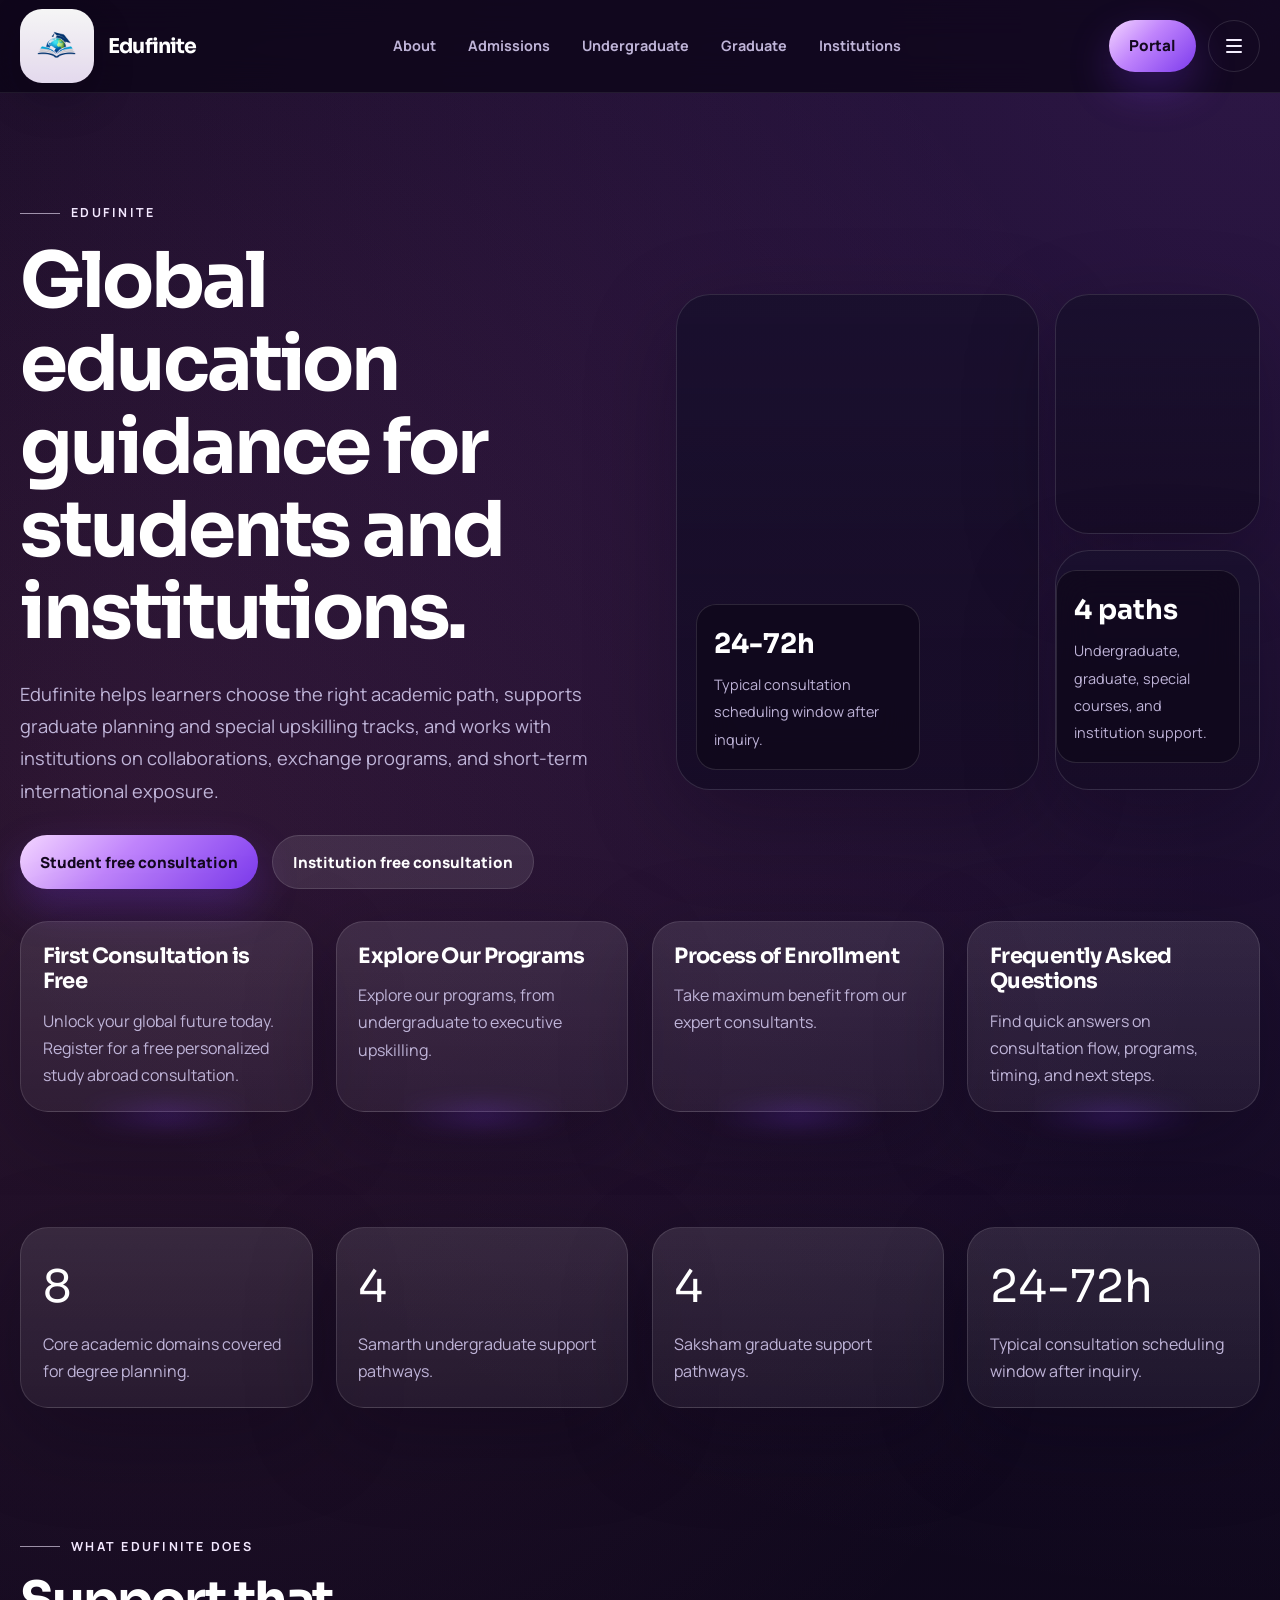
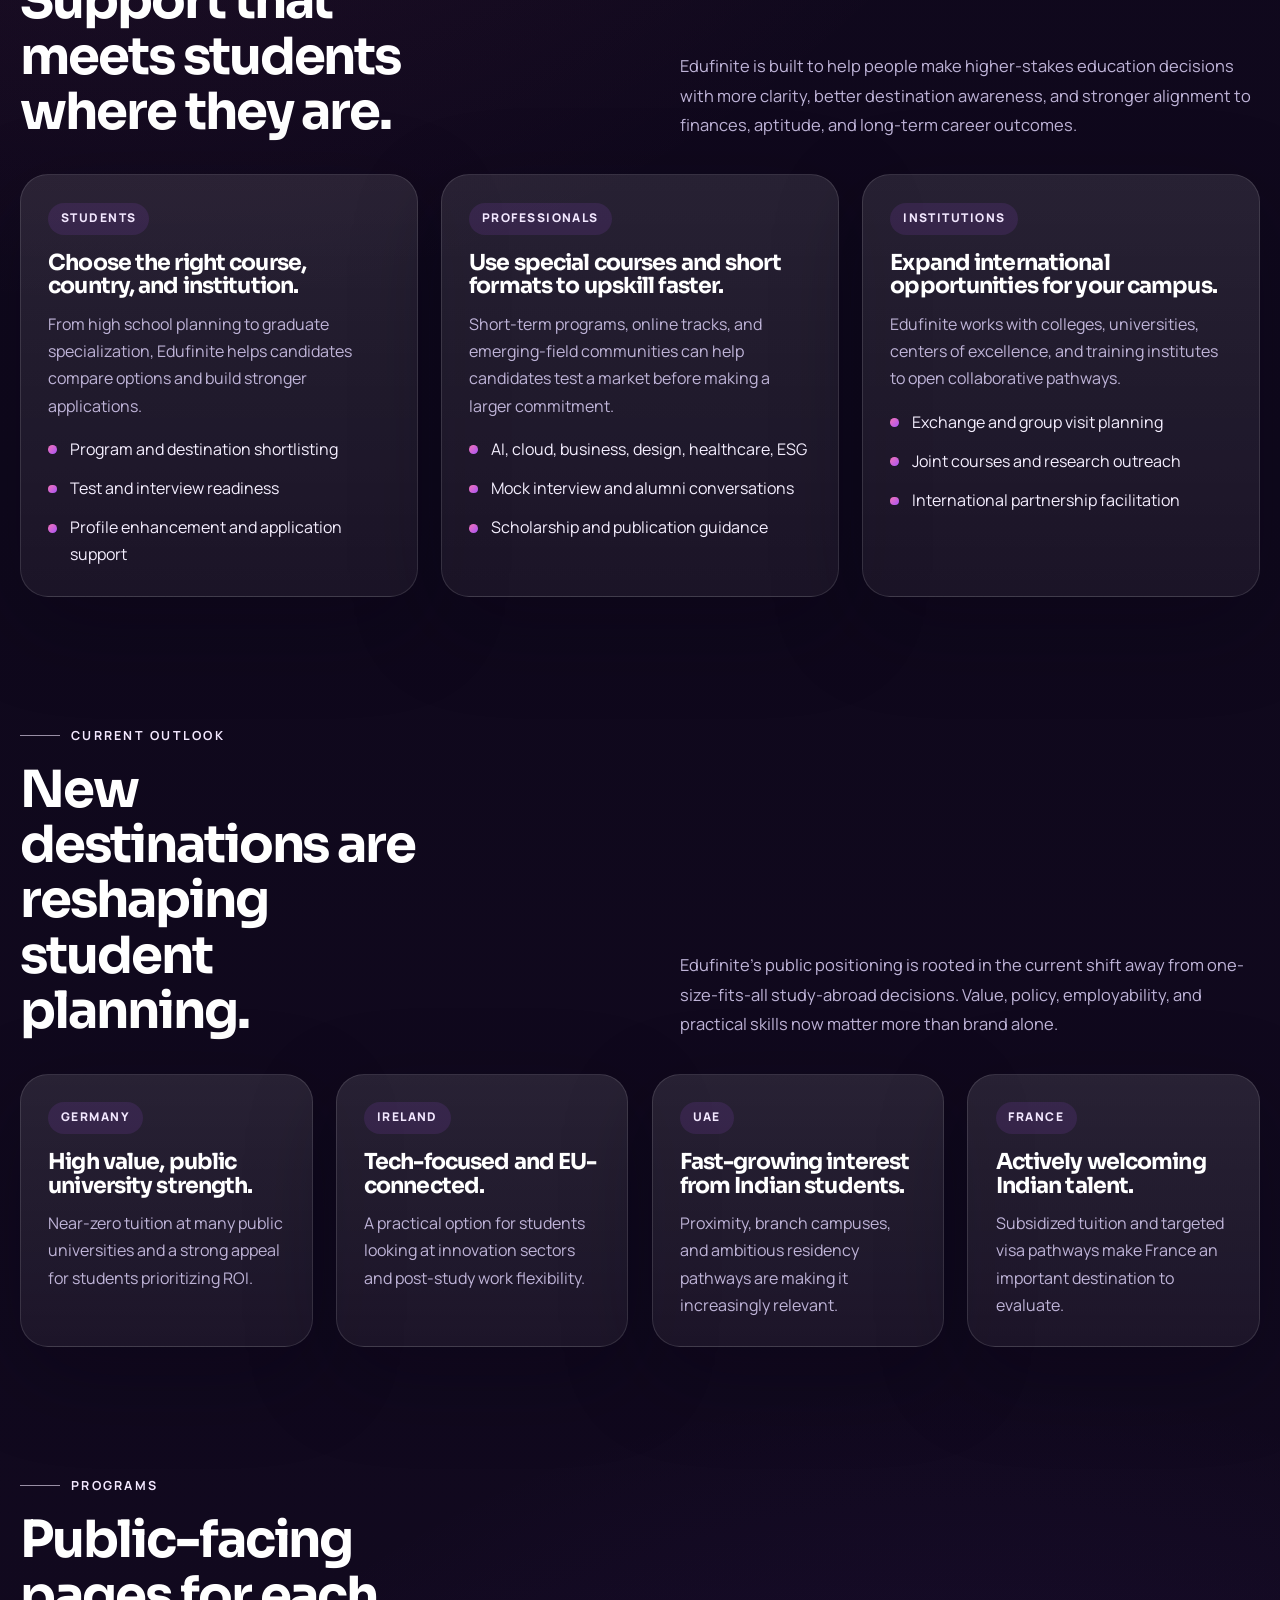
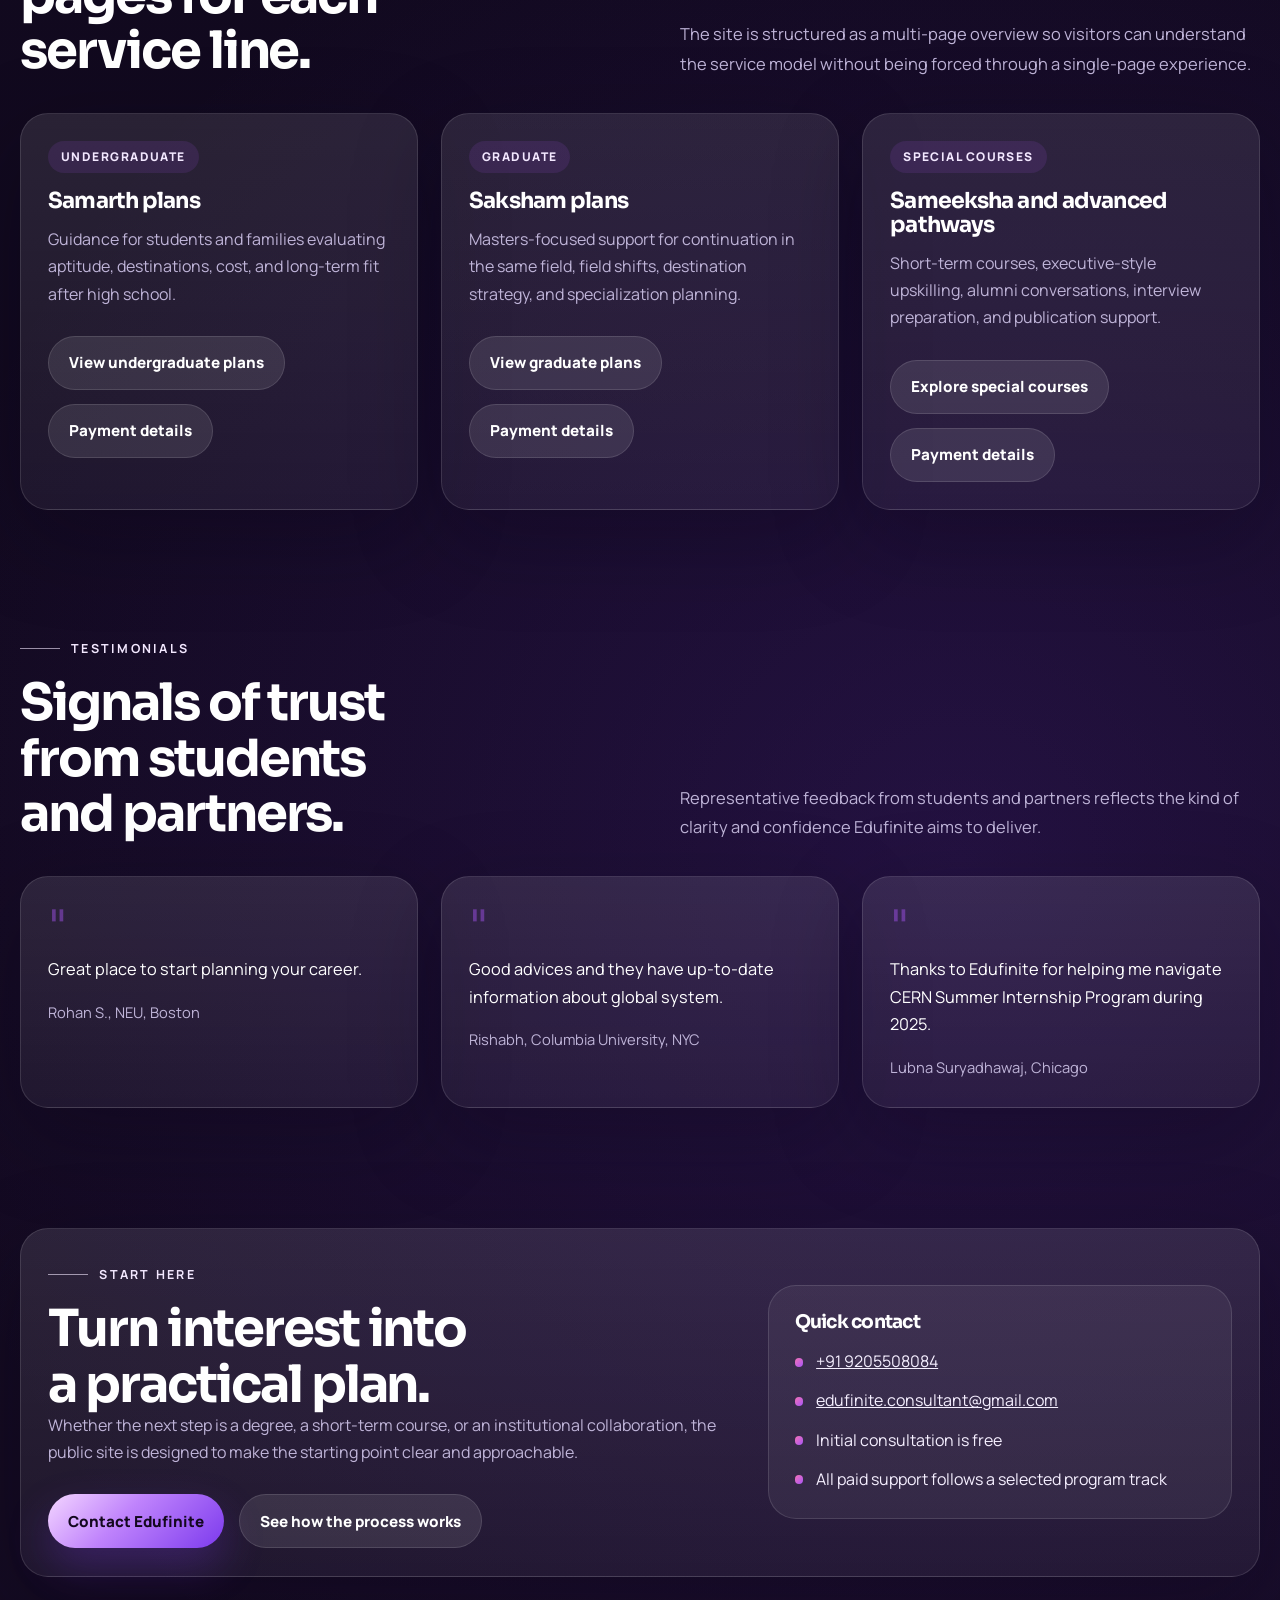
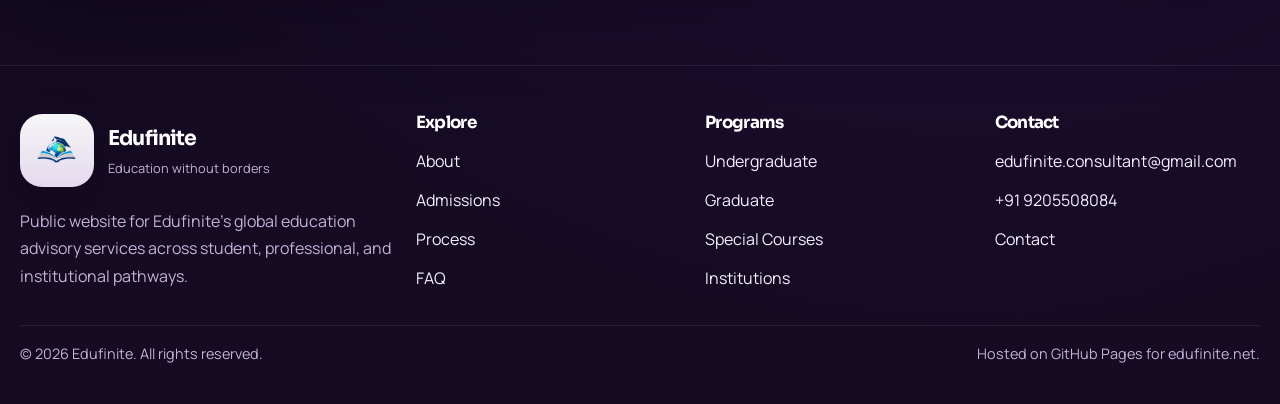
<file: index.html>
<!DOCTYPE html>
<html lang="en">
<head>
  <meta charset="UTF-8">
  <meta name="viewport" content="width=device-width, initial-scale=1.0">
  <title>Edufinite | Global Education Guidance</title>
  <meta name="description" content="Edufinite helps students and institutions navigate global education through admissions guidance, upskilling pathways, special courses, and international collaborations.">
  <link rel="preconnect" href="https://fonts.googleapis.com">
  <link rel="preconnect" href="https://fonts.gstatic.com" crossorigin>
  <link href="https://fonts.googleapis.com/css2?family=Manrope:wght@400;500;700;800&family=Sora:wght@400;600;700;800&display=swap" rel="stylesheet">
  <link rel="stylesheet" href="assets/site.css">
</head>
<body>
  <a class="skip-link" href="#main">Skip to content</a>
  <header class="site-header">
    <div class="shell nav-shell">
      <a class="brand" href="index.html" aria-label="Edufinite home">
        <span class="brand-mark"><img src="assets/logo-color-transparent.png" alt="Edufinite logo"></span>
        <span class="brand-text">
          <span class="brand-title">Edufinite</span>
          <span class="brand-subtitle">Education without borders</span>
        </span>
      </a>
      <nav class="nav-priority" aria-label="Quick links">
        <a href="about.html">About</a>
        <a href="admissions.html">Admissions</a>
        <a href="undergraduate.html">Undergraduate</a>
        <a href="graduate.html">Graduate</a>
        <a href="institutions.html">Institutions</a>
        <a href="payment.html">Payments</a>
        <a href="contact.html">Contact</a>
      </nav>
      <div class="header-actions">
        <a class="button portal-button" href="https://portal.edufinite.net">Portal</a>
        <button class="nav-toggle" type="button" aria-expanded="false" aria-label="Toggle navigation" data-nav-toggle><span class="nav-toggle-icon" aria-hidden="true"></span></button>
      </div>
      <div class="nav" data-nav>
        <nav aria-label="Primary">
          <ul class="nav-links">
            <li><a data-nav-link href="index.html">Home</a></li>
            <li><a data-nav-link href="about.html">About</a></li>
            <li><a data-nav-link href="admissions.html">Admissions</a></li>
            <li><a data-nav-link href="undergraduate.html">Undergraduate</a></li>
            <li><a data-nav-link href="graduate.html">Graduate</a></li>
            <li><a data-nav-link href="special-courses.html">Special Courses</a></li>
            <li><a data-nav-link href="institutions.html">Institutions</a></li>
            <li><a data-nav-link href="payment.html">Payments</a></li>
            <li><a data-nav-link href="process.html">Process</a></li>
            <li><a data-nav-link href="faq.html">FAQ</a></li>
            <li><a data-nav-link href="contact.html">Contact</a></li>
          </ul>
        </nav>
      </div>
    </div>
  </header>

  <main id="main">
    <section class="hero">
      <div class="shell hero-grid">
        <div class="hero-copy reveal">
          <div class="eyebrow">Edufinite</div>
          <h1>Global education guidance for students and institutions.</h1>
          <p class="lede">
            Edufinite helps learners choose the right academic path, supports graduate planning and special
            upskilling tracks, and works with institutions on collaborations, exchange programs, and short-term
            international exposure.
          </p>
          <div class="hero-actions">
            <a class="button" href="student-form.html">Student free consultation</a>
            <a class="button-secondary" href="institution-form.html">Institution free consultation</a>
          </div>
        </div>
        <div class="hero-visual hero-showcase reveal">
          <div class="hero-photo large" style="--photo-url:url('https://images.pexels.com/photos/7972312/pexels-photo-7972312.jpeg?cs=srgb&dl=pexels-george-pak-7972312.jpg&fm=jpg');">
            <div class="floating-stat">
              <strong>24-72h</strong>
              <span>Typical consultation scheduling window after inquiry.</span>
            </div>
          </div>
          <div class="hero-photo-column">
            <div class="hero-photo small" style="--photo-url:url('https://images.pexels.com/photos/24394258/pexels-photo-24394258.jpeg?cs=srgb&dl=pexels-bruce-taylor-322737340-24394258.jpg&fm=jpg');"></div>
            <div class="hero-photo small" style="--photo-url:url('https://images.pexels.com/photos/6774149/pexels-photo-6774149.jpeg?cs=srgb&dl=pexels-kindelmedia-6774149.jpg&fm=jpg');">
              <div class="floating-stat secondary">
                <strong>4 paths</strong>
                <span>Undergraduate, graduate, special courses, and institution support.</span>
              </div>
            </div>
          </div>
        </div>
      </div>
      <div class="shell">
        <div class="metrics hero-meta">
          <a class="metric hero-meta-card reveal" href="student-form.html">
            <span class="hero-meta-card-title">First Consultation is Free</span>
            <span class="hero-meta-card-copy">Unlock your global future today. Register for a free personalized study abroad consultation.</span>
          </a>
          <a class="metric hero-meta-card reveal" href="#programs">
            <span class="hero-meta-card-title">Explore Our Programs</span>
            <span class="hero-meta-card-copy">Explore our programs, from undergraduate to executive upskilling.</span>
          </a>
          <a class="metric hero-meta-card reveal" href="process.html">
            <span class="hero-meta-card-title">Process of Enrollment</span>
            <span class="hero-meta-card-copy">Take maximum benefit from our expert consultants.</span>
          </a>
          <a class="metric hero-meta-card reveal" href="faq.html">
            <span class="hero-meta-card-title">Frequently Asked Questions</span>
            <span class="hero-meta-card-copy">Find quick answers on consultation flow, programs, timing, and next steps.</span>
          </a>
        </div>
      </div>
    </section>

    <section class="section">
      <div class="shell">
        <div class="metrics">
          <article class="metric reveal">
            <div class="metric-value">8</div>
            <div class="metric-label">Core academic domains covered for degree planning.</div>
          </article>
          <article class="metric reveal">
            <div class="metric-value">4</div>
            <div class="metric-label">Samarth undergraduate support pathways.</div>
          </article>
          <article class="metric reveal">
            <div class="metric-value">4</div>
            <div class="metric-label">Saksham graduate support pathways.</div>
          </article>
          <article class="metric reveal">
            <div class="metric-value">24-72h</div>
            <div class="metric-label">Typical consultation scheduling window after inquiry.</div>
          </article>
        </div>
      </div>
    </section>

    <section class="section">
      <div class="shell">
        <div class="section-header reveal">
          <div>
            <div class="eyebrow">What Edufinite Does</div>
            <h2 class="section-title">Support that meets students where they are.</h2>
          </div>
          <p class="section-copy">
            Edufinite is built to help people make higher-stakes education decisions with more clarity, better
            destination awareness, and stronger alignment to finances, aptitude, and long-term career outcomes.
          </p>
        </div>
        <div class="feature-grid">
          <article class="card reveal">
            <span class="kicker">Students</span>
            <h3>Choose the right course, country, and institution.</h3>
            <p>From high school planning to graduate specialization, Edufinite helps candidates compare options and build stronger applications.</p>
            <ul class="check-list">
              <li>Program and destination shortlisting</li>
              <li>Test and interview readiness</li>
              <li>Profile enhancement and application support</li>
            </ul>
          </article>
          <article class="card reveal">
            <span class="kicker">Professionals</span>
            <h3>Use special courses and short formats to upskill faster.</h3>
            <p>Short-term programs, online tracks, and emerging-field communities can help candidates test a market before making a larger commitment.</p>
            <ul class="check-list">
              <li>AI, cloud, business, design, healthcare, ESG</li>
              <li>Mock interview and alumni conversations</li>
              <li>Scholarship and publication guidance</li>
            </ul>
          </article>
          <article class="card reveal">
            <span class="kicker">Institutions</span>
            <h3>Expand international opportunities for your campus.</h3>
            <p>Edufinite works with colleges, universities, centers of excellence, and training institutes to open collaborative pathways.</p>
            <ul class="check-list">
              <li>Exchange and group visit planning</li>
              <li>Joint courses and research outreach</li>
              <li>International partnership facilitation</li>
            </ul>
          </article>
        </div>
      </div>
    </section>

    <section class="section">
      <div class="shell">
        <div class="section-header reveal">
          <div>
            <div class="eyebrow">Current Outlook</div>
            <h2 class="section-title">New destinations are reshaping student planning.</h2>
          </div>
          <p class="section-copy">
            Edufinite's public positioning is rooted in the current shift away from one-size-fits-all study-abroad
            decisions. Value, policy, employability, and practical skills now matter more than brand alone.
          </p>
        </div>
        <div class="grid-4">
          <article class="card reveal">
            <span class="kicker">Germany</span>
            <h3>High value, public university strength.</h3>
            <p>Near-zero tuition at many public universities and a strong appeal for students prioritizing ROI.</p>
          </article>
          <article class="card reveal">
            <span class="kicker">Ireland</span>
            <h3>Tech-focused and EU-connected.</h3>
            <p>A practical option for students looking at innovation sectors and post-study work flexibility.</p>
          </article>
          <article class="card reveal">
            <span class="kicker">UAE</span>
            <h3>Fast-growing interest from Indian students.</h3>
            <p>Proximity, branch campuses, and ambitious residency pathways are making it increasingly relevant.</p>
          </article>
          <article class="card reveal">
            <span class="kicker">France</span>
            <h3>Actively welcoming Indian talent.</h3>
            <p>Subsidized tuition and targeted visa pathways make France an important destination to evaluate.</p>
          </article>
        </div>
      </div>
    </section>

    <section class="section" id="programs">
      <div class="shell">
        <div class="section-header reveal">
          <div>
            <div class="eyebrow">Programs</div>
            <h2 class="section-title">Public-facing pages for each service line.</h2>
          </div>
          <p class="section-copy">
            The site is structured as a multi-page overview so visitors can understand the service model without
            being forced through a single-page experience.
          </p>
        </div>
        <div class="card-grid">
          <article class="card reveal">
            <span class="kicker">Undergraduate</span>
            <h3>Samarth plans</h3>
            <p>Guidance for students and families evaluating aptitude, destinations, cost, and long-term fit after high school.</p>
            <div class="button-row">
              <a class="button-secondary" href="undergraduate.html">View undergraduate plans</a>
              <a class="button-secondary" href="payment.html">Payment details</a>
            </div>
          </article>
          <article class="card reveal">
            <span class="kicker">Graduate</span>
            <h3>Saksham plans</h3>
            <p>Masters-focused support for continuation in the same field, field shifts, destination strategy, and specialization planning.</p>
            <div class="button-row">
              <a class="button-secondary" href="graduate.html">View graduate plans</a>
              <a class="button-secondary" href="payment.html">Payment details</a>
            </div>
          </article>
          <article class="card reveal">
            <span class="kicker">Special Courses</span>
            <h3>Sameeksha and advanced pathways</h3>
            <p>Short-term courses, executive-style upskilling, alumni conversations, interview preparation, and publication support.</p>
            <div class="button-row">
              <a class="button-secondary" href="special-courses.html">Explore special courses</a>
              <a class="button-secondary" href="payment.html">Payment details</a>
            </div>
          </article>
        </div>
      </div>
    </section>

    <section class="section">
      <div class="shell">
        <div class="section-header reveal">
          <div>
            <div class="eyebrow">Testimonials</div>
            <h2 class="section-title">Signals of trust from students and partners.</h2>
          </div>
          <p class="section-copy">
            Representative feedback from students and partners reflects the kind of clarity and confidence Edufinite aims to deliver.
          </p>
        </div>
        <div class="quote-grid">
          <article class="quote reveal">
            <div class="quote-mark">"</div>
            <p>Great place to start planning your career.</p>
            <div class="quote-meta">Rohan S., NEU, Boston</div>
          </article>
          <article class="quote reveal">
            <div class="quote-mark">"</div>
            <p>Good advices and they have up-to-date information about global system.</p>
            <div class="quote-meta">Rishabh, Columbia University, NYC</div>
          </article>
          <article class="quote reveal">
            <div class="quote-mark">"</div>
            <p>Thanks to Edufinite for helping me navigate CERN Summer Internship Program during 2025.</p>
            <div class="quote-meta">Lubna Suryadhawaj, Chicago</div>
          </article>
        </div>
      </div>
    </section>

    <section class="section">
      <div class="shell">
        <article class="callout reveal">
          <div>
            <div class="eyebrow">Start Here</div>
            <h2 class="section-title">Turn interest into a practical plan.</h2>
            <p>
              Whether the next step is a degree, a short-term course, or an institutional collaboration, the public
              site is designed to make the starting point clear and approachable.
            </p>
            <div class="button-row">
              <a class="button" href="contact.html">Contact Edufinite</a>
              <a class="button-secondary" href="process.html">See how the process works</a>
            </div>
          </div>
          <div class="split-card">
            <h3>Quick contact</h3>
            <ul class="check-list">
              <li><a href="tel:+919205508084">+91 9205508084</a></li>
              <li><a href="mailto:edufinite.consultant@gmail.com">edufinite.consultant@gmail.com</a></li>
              <li>Initial consultation is free</li>
              <li>All paid support follows a selected program track</li>
            </ul>
          </div>
        </article>
      </div>
    </section>
  </main>

  <footer class="site-footer">
    <div class="shell">
      <div class="footer-grid">
        <div>
          <a class="brand" href="index.html">
            <span class="brand-mark"><img src="assets/logo-color-transparent.png" alt="Edufinite logo"></span>
            <span class="brand-text">
              <span class="brand-title">Edufinite</span>
              <span class="brand-subtitle">Education without borders</span>
            </span>
          </a>
          <p class="footer-copy" style="margin-top:1rem;">
            Public website for Edufinite's global education advisory services across student, professional, and institutional pathways.
          </p>
        </div>
        <div>
          <h3 class="footer-title">Explore</h3>
          <ul class="footer-list">
            <li><a href="about.html">About</a></li>
            <li><a href="admissions.html">Admissions</a></li>
            <li><a href="process.html">Process</a></li>
            <li><a href="faq.html">FAQ</a></li>
          </ul>
        </div>
        <div>
          <h3 class="footer-title">Programs</h3>
          <ul class="footer-list">
            <li><a href="undergraduate.html">Undergraduate</a></li>
            <li><a href="graduate.html">Graduate</a></li>
            <li><a href="special-courses.html">Special Courses</a></li>
            <li><a href="institutions.html">Institutions</a></li>
          </ul>
        </div>
        <div>
          <h3 class="footer-title">Contact</h3>
          <ul class="footer-list">
            <li><a href="mailto:edufinite.consultant@gmail.com">edufinite.consultant@gmail.com</a></li>
            <li><a href="tel:+919205508084">+91 9205508084</a></li>
            <li><a href="contact.html">Contact</a></li>
          </ul>
        </div>
      </div>
      <div class="footer-bottom">
        <span>© 2026 Edufinite. All rights reserved.</span>
        <span>Hosted on GitHub Pages for edufinite.net.</span>
      </div>
    </div>
  </footer>

  <script src="assets/site.js"></script>
</body>
</html>
</file>
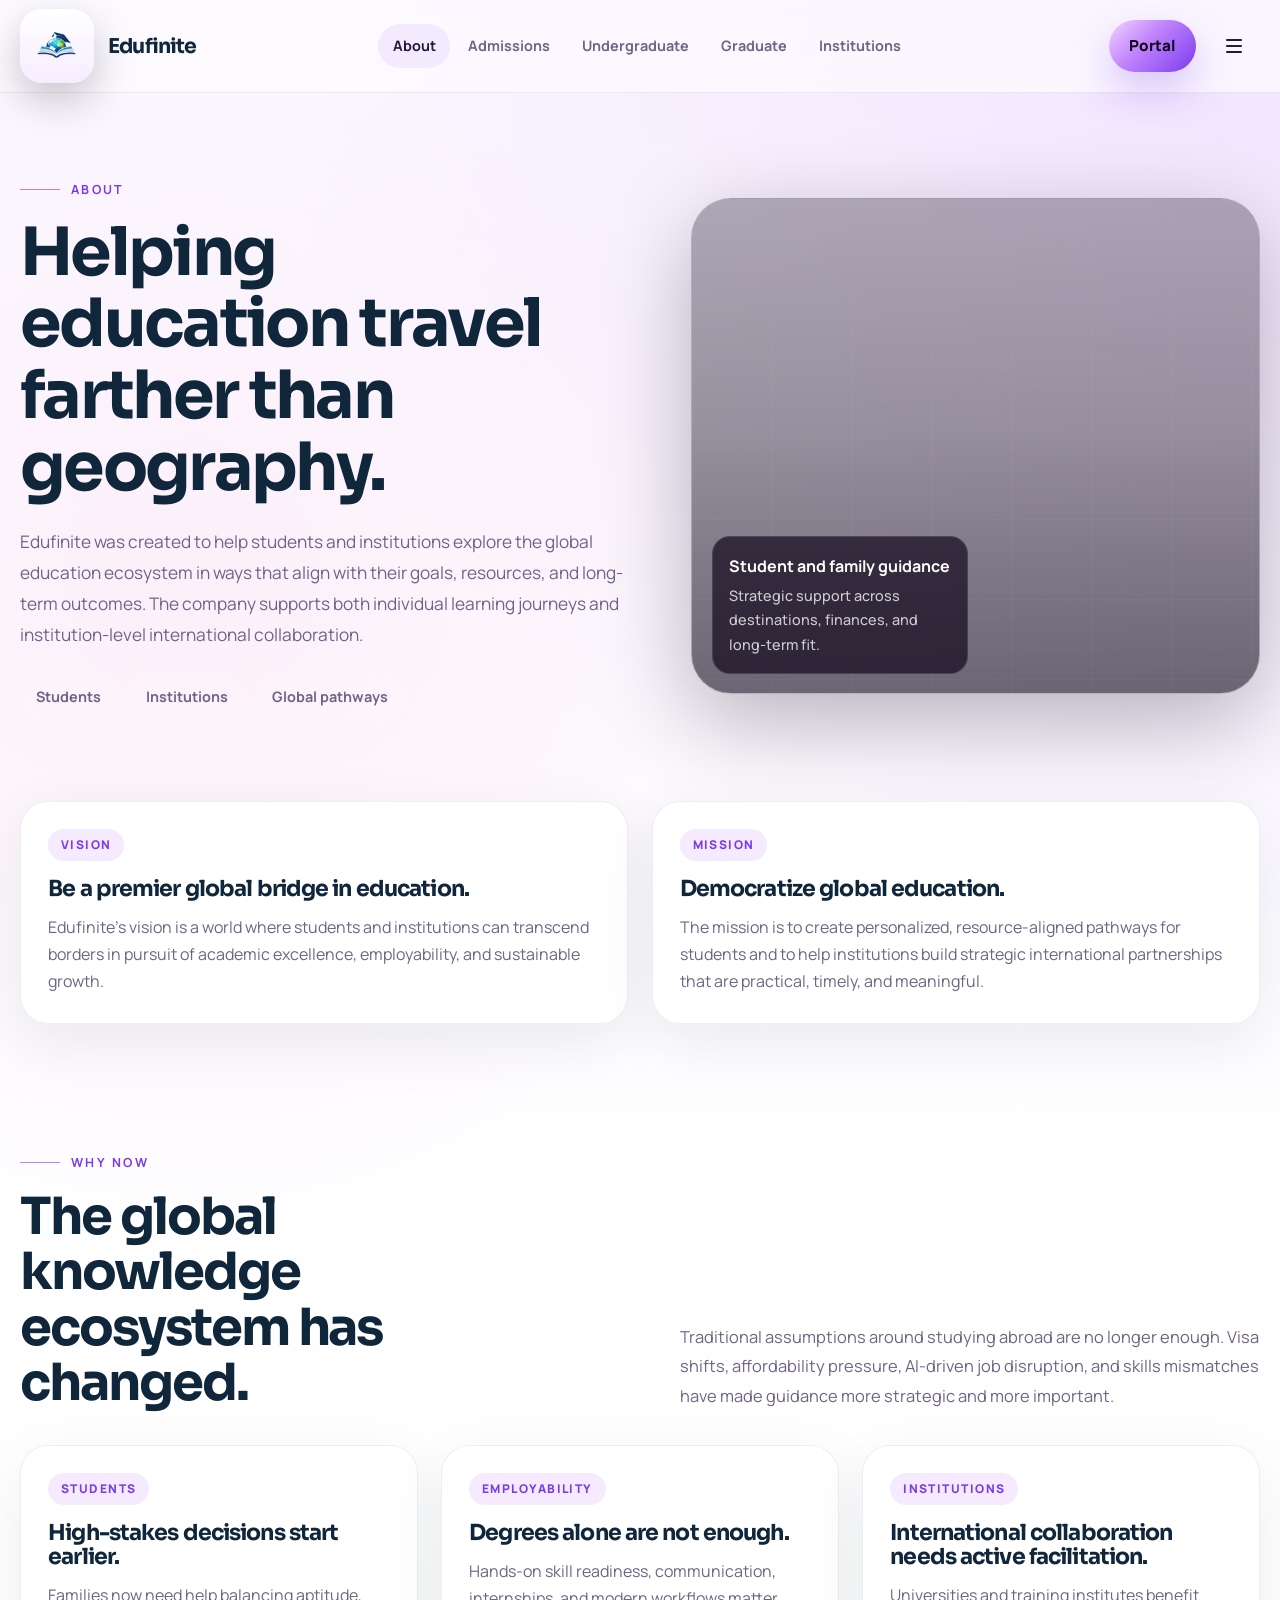
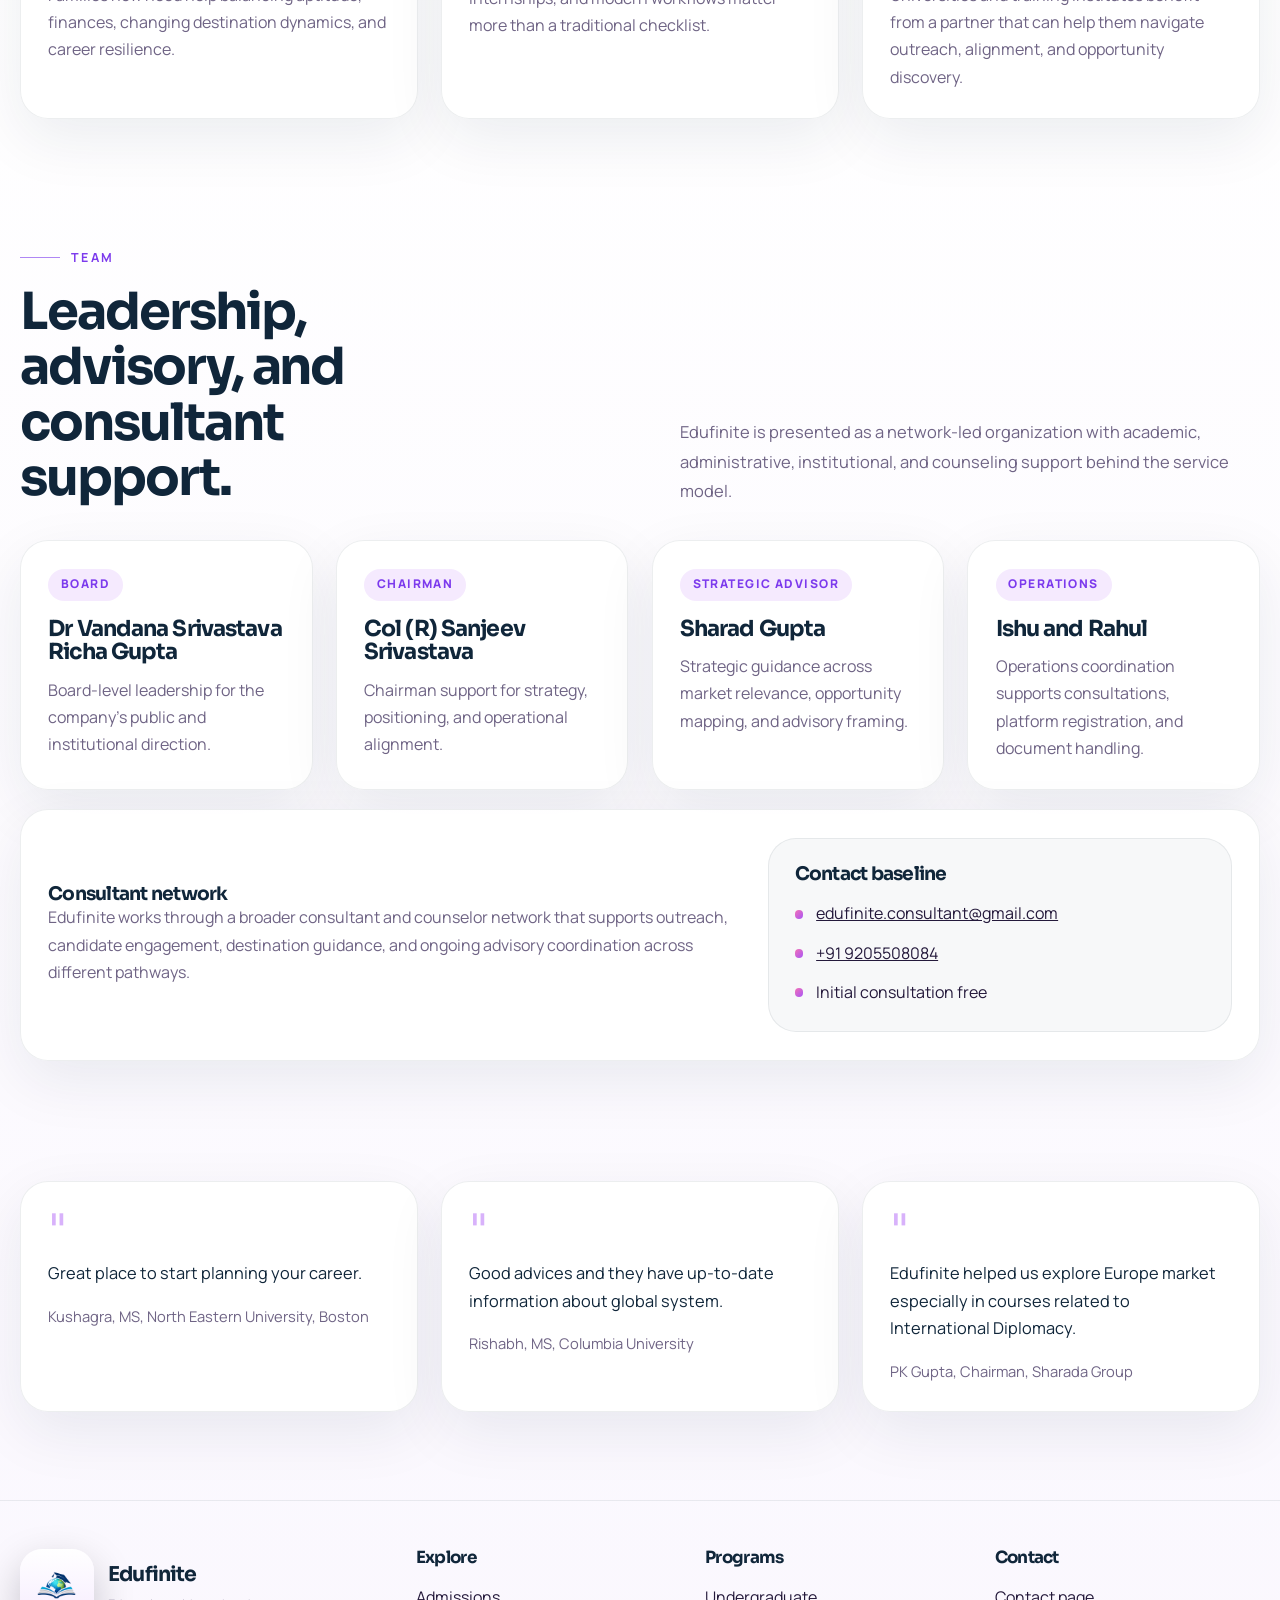
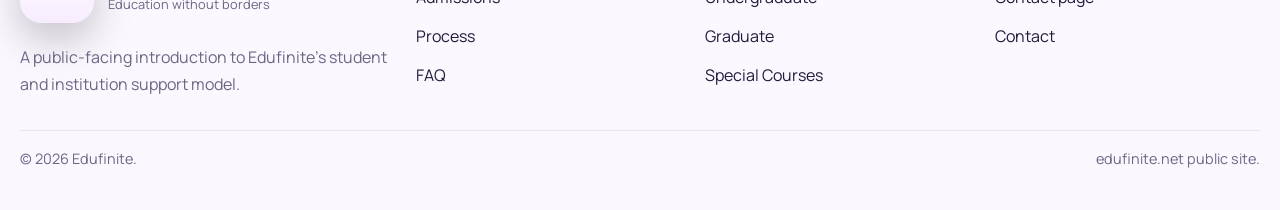
<file: about.html>
<!DOCTYPE html>
<html lang="en">
<head>
  <meta charset="UTF-8">
  <meta name="viewport" content="width=device-width, initial-scale=1.0">
  <title>About Edufinite</title>
  <meta name="description" content="Learn about Edufinite's mission, vision, team, and the educational challenges it was created to solve.">
  <link rel="preconnect" href="https://fonts.googleapis.com">
  <link rel="preconnect" href="https://fonts.gstatic.com" crossorigin>
  <link href="https://fonts.googleapis.com/css2?family=Manrope:wght@400;500;700;800&family=Sora:wght@400;600;700;800&display=swap" rel="stylesheet">
  <link rel="stylesheet" href="assets/site.css">
</head>
<body class="page-light">
  <a class="skip-link" href="#main">Skip to content</a>
  <header class="site-header">
    <div class="shell nav-shell">
      <a class="brand" href="index.html">
        <span class="brand-mark"><img src="assets/logo-color-transparent.png" alt="Edufinite logo"></span>
        <span class="brand-text">
          <span class="brand-title">Edufinite</span>
          <span class="brand-subtitle">Education without borders</span>
        </span>
      </a>
      <nav class="nav-priority" aria-label="Quick links">
        <a href="about.html">About</a>
        <a href="admissions.html">Admissions</a>
        <a href="undergraduate.html">Undergraduate</a>
        <a href="graduate.html">Graduate</a>
        <a href="institutions.html">Institutions</a>
        <a href="payment.html">Payments</a>
        <a href="contact.html">Contact</a>
      </nav>
      <div class="header-actions">
        <a class="button portal-button" href="https://portal.edufinite.net">Portal</a>
        <button class="nav-toggle" type="button" aria-expanded="false" aria-label="Toggle navigation" data-nav-toggle><span class="nav-toggle-icon" aria-hidden="true"></span></button>
      </div>
      <div class="nav" data-nav>
        <nav aria-label="Primary">
          <ul class="nav-links">
            <li><a data-nav-link href="index.html">Home</a></li>
            <li><a data-nav-link href="about.html">About</a></li>
            <li><a data-nav-link href="admissions.html">Admissions</a></li>
            <li><a data-nav-link href="undergraduate.html">Undergraduate</a></li>
            <li><a data-nav-link href="graduate.html">Graduate</a></li>
            <li><a data-nav-link href="special-courses.html">Special Courses</a></li>
            <li><a data-nav-link href="institutions.html">Institutions</a></li>
            <li><a data-nav-link href="payment.html">Payments</a></li>
            <li><a data-nav-link href="process.html">Process</a></li>
            <li><a data-nav-link href="faq.html">FAQ</a></li>
            <li><a data-nav-link href="contact.html">Contact</a></li>
          </ul>
        </nav>
      </div>
    </div>
  </header>

  <main id="main">
    <section class="page-hero">
      <div class="shell page-intro">
        <div class="reveal">
          <div class="eyebrow">About</div>
          <h1>Helping education travel farther than geography.</h1>
          <p>
            Edufinite was created to help students and institutions explore the global education ecosystem in ways
            that align with their goals, resources, and long-term outcomes. The company supports both individual
            learning journeys and institution-level international collaboration.
          </p>
          <div class="page-badges">
            <span class="pill">Students</span>
            <span class="pill">Institutions</span>
            <span class="pill">Global pathways</span>
          </div>
        </div>
        <div class="page-visual photo-visual reveal" style="--photo-url:url('https://images.pexels.com/photos/5538600/pexels-photo-5538600.jpeg?cs=srgb&dl=pexels-george-milton-5538600.jpg&fm=jpg');">
          <div class="constellation"></div>
          <div class="visual-label">Student and family guidance<span>Strategic support across destinations, finances, and long-term fit.</span></div>
        </div>
      </div>
    </section>

    <section class="section">
      <div class="shell split-grid">
        <article class="card reveal">
          <span class="kicker">Vision</span>
          <h3>Be a premier global bridge in education.</h3>
          <p>
            Edufinite's vision is a world where students and institutions can transcend borders in pursuit of
            academic excellence, employability, and sustainable growth.
          </p>
        </article>
        <article class="card reveal">
          <span class="kicker">Mission</span>
          <h3>Democratize global education.</h3>
          <p>
            The mission is to create personalized, resource-aligned pathways for students and to help institutions
            build strategic international partnerships that are practical, timely, and meaningful.
          </p>
        </article>
      </div>
    </section>

    <section class="section">
      <div class="shell">
        <div class="section-header reveal">
          <div>
            <div class="eyebrow">Why Now</div>
            <h2 class="section-title">The global knowledge ecosystem has changed.</h2>
          </div>
          <p class="section-copy">
            Traditional assumptions around studying abroad are no longer enough. Visa shifts, affordability pressure,
            AI-driven job disruption, and skills mismatches have made guidance more strategic and more important.
          </p>
        </div>
        <div class="grid-3">
          <article class="card reveal">
            <span class="kicker">Students</span>
            <h3>High-stakes decisions start earlier.</h3>
            <p>Families now need help balancing aptitude, finances, changing destination dynamics, and career resilience.</p>
          </article>
          <article class="card reveal">
            <span class="kicker">Employability</span>
            <h3>Degrees alone are not enough.</h3>
            <p>Hands-on skill readiness, communication, internships, and modern workflows matter more than a traditional checklist.</p>
          </article>
          <article class="card reveal">
            <span class="kicker">Institutions</span>
            <h3>International collaboration needs active facilitation.</h3>
            <p>Universities and training institutes benefit from a partner that can help them navigate outreach, alignment, and opportunity discovery.</p>
          </article>
        </div>
      </div>
    </section>

    <section class="section">
      <div class="shell">
        <div class="section-header reveal">
          <div>
            <div class="eyebrow">Team</div>
            <h2 class="section-title">Leadership, advisory, and consultant support.</h2>
          </div>
          <p class="section-copy">
            Edufinite is presented as a network-led organization with academic, administrative, institutional, and
            counseling support behind the service model.
          </p>
        </div>
        <div class="grid-4">
          <article class="card reveal">
            <span class="kicker">Board</span>
            <h3>Dr Vandana Srivastava<br>Richa Gupta</h3>
            <p>Board-level leadership for the company's public and institutional direction.</p>
          </article>
          <article class="card reveal">
            <span class="kicker">Chairman</span>
            <h3>Col (R) Sanjeev Srivastava</h3>
            <p>Chairman support for strategy, positioning, and operational alignment.</p>
          </article>
          <article class="card reveal">
            <span class="kicker">Strategic Advisor</span>
            <h3>Sharad Gupta</h3>
            <p>Strategic guidance across market relevance, opportunity mapping, and advisory framing.</p>
          </article>
          <article class="card reveal">
            <span class="kicker">Operations</span>
            <h3>Ishu and Rahul</h3>
            <p>Operations coordination supports consultations, platform registration, and document handling.</p>
          </article>
        </div>
        <article class="callout reveal" style="margin-top:1.2rem;">
          <div>
            <h3>Consultant network</h3>
            <p>
              Edufinite works through a broader consultant and counselor network that supports outreach, candidate
              engagement, destination guidance, and ongoing advisory coordination across different pathways.
            </p>
          </div>
          <div class="split-card">
            <h3>Contact baseline</h3>
            <ul class="check-list">
              <li><a href="mailto:edufinite.consultant@gmail.com">edufinite.consultant@gmail.com</a></li>
              <li><a href="tel:+919205508084">+91 9205508084</a></li>
              <li>Initial consultation free</li>
            </ul>
          </div>
        </article>
      </div>
    </section>

    <section class="section">
      <div class="shell">
        <div class="quote-grid">
          <article class="quote reveal">
            <div class="quote-mark">"</div>
            <p>Great place to start planning your career.</p>
            <div class="quote-meta">Kushagra, MS, North Eastern University, Boston</div>
          </article>
          <article class="quote reveal">
            <div class="quote-mark">"</div>
            <p>Good advices and they have up-to-date information about global system.</p>
            <div class="quote-meta">Rishabh, MS, Columbia University</div>
          </article>
          <article class="quote reveal">
            <div class="quote-mark">"</div>
            <p>Edufinite helped us explore Europe market especially in courses related to International Diplomacy.</p>
            <div class="quote-meta">PK Gupta, Chairman, Sharada Group</div>
          </article>
        </div>
      </div>
    </section>
  </main>

  <footer class="site-footer">
    <div class="shell">
      <div class="footer-grid">
        <div>
          <a class="brand" href="index.html">
            <span class="brand-mark"><img src="assets/logo-color-transparent.png" alt="Edufinite logo"></span>
            <span class="brand-text">
              <span class="brand-title">Edufinite</span>
              <span class="brand-subtitle">Education without borders</span>
            </span>
          </a>
          <p class="footer-copy" style="margin-top:1rem;">A public-facing introduction to Edufinite's student and institution support model.</p>
        </div>
        <div>
          <h3 class="footer-title">Explore</h3>
          <ul class="footer-list">
            <li><a href="admissions.html">Admissions</a></li>
            <li><a href="process.html">Process</a></li>
            <li><a href="faq.html">FAQ</a></li>
          </ul>
        </div>
        <div>
          <h3 class="footer-title">Programs</h3>
          <ul class="footer-list">
            <li><a href="undergraduate.html">Undergraduate</a></li>
            <li><a href="graduate.html">Graduate</a></li>
            <li><a href="special-courses.html">Special Courses</a></li>
          </ul>
        </div>
        <div>
          <h3 class="footer-title">Contact</h3>
          <ul class="footer-list">
            <li><a href="contact.html">Contact page</a></li>
            <li><a href="contact.html">Contact</a></li>
          </ul>
        </div>
      </div>
      <div class="footer-bottom">
        <span>© 2026 Edufinite.</span>
        <span>edufinite.net public site.</span>
      </div>
    </div>
  </footer>
  <script src="assets/site.js"></script>
</body>
</html>
</file>
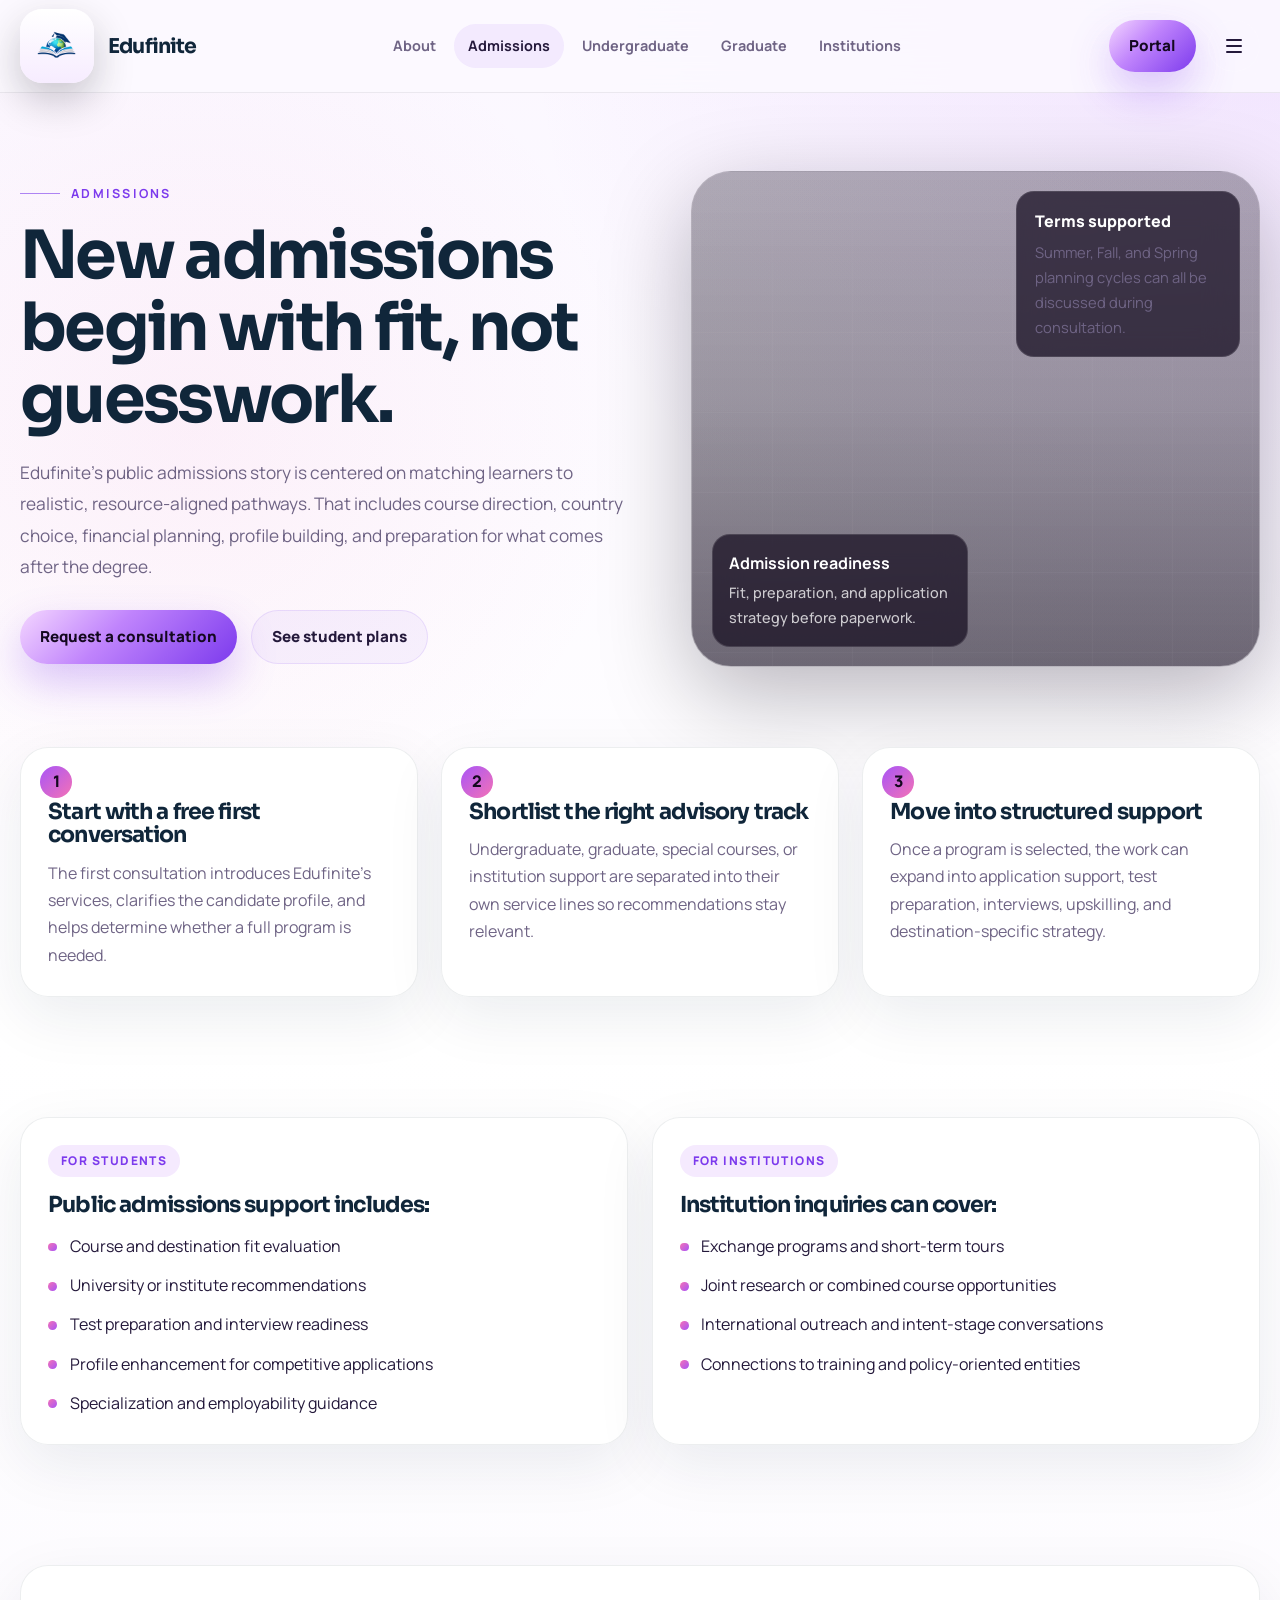
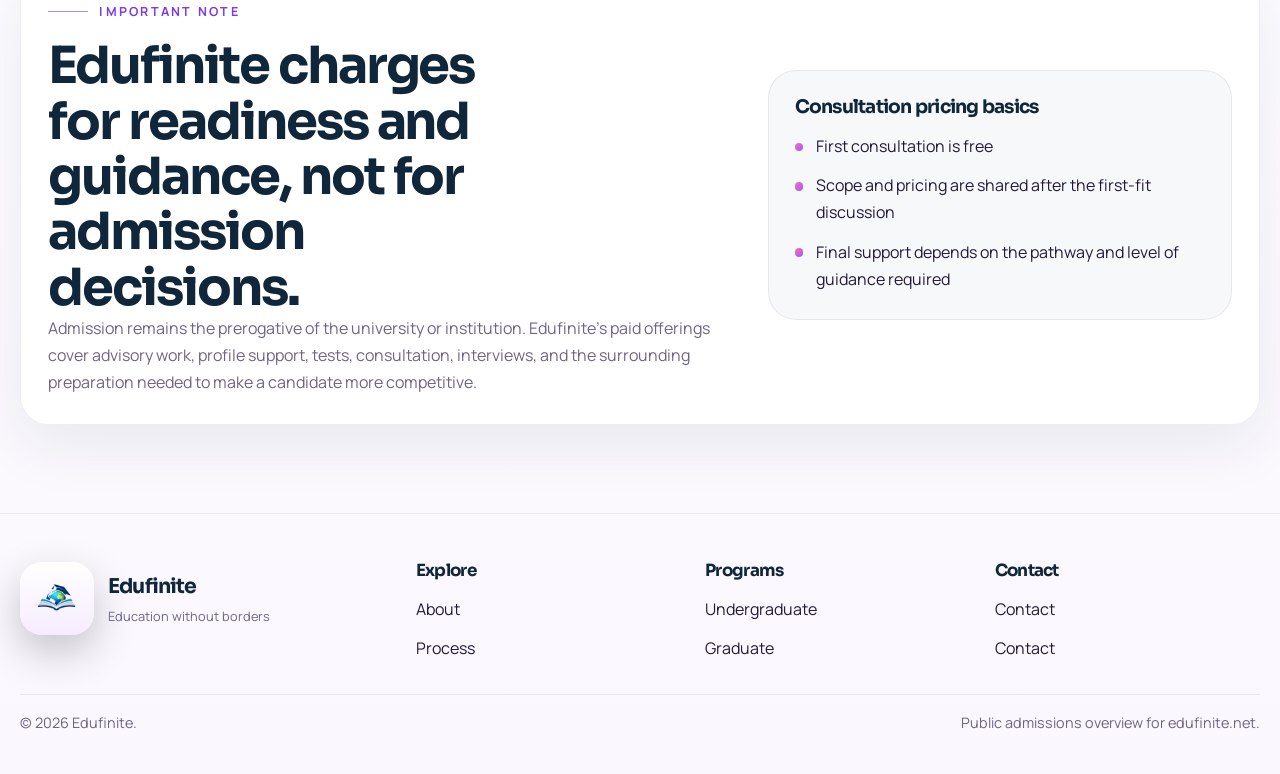
<file: admissions.html>
<!DOCTYPE html>
<html lang="en">
<head>
  <meta charset="UTF-8">
  <meta name="viewport" content="width=device-width, initial-scale=1.0">
  <title>Admissions | Edufinite</title>
  <meta name="description" content="Understand how Edufinite approaches new admissions, intake planning, consultation, and public-facing student support.">
  <link rel="preconnect" href="https://fonts.googleapis.com">
  <link rel="preconnect" href="https://fonts.gstatic.com" crossorigin>
  <link href="https://fonts.googleapis.com/css2?family=Manrope:wght@400;500;700;800&family=Sora:wght@400;600;700;800&display=swap" rel="stylesheet">
  <link rel="stylesheet" href="assets/site.css">
</head>
<body class="page-light">
  <a class="skip-link" href="#main">Skip to content</a>
  <header class="site-header">
    <div class="shell nav-shell">
      <a class="brand" href="index.html">
        <span class="brand-mark"><img src="assets/logo-color-transparent.png" alt="Edufinite logo"></span>
        <span class="brand-text">
          <span class="brand-title">Edufinite</span>
          <span class="brand-subtitle">Education without borders</span>
        </span>
      </a>
      <nav class="nav-priority" aria-label="Quick links">
        <a href="about.html">About</a>
        <a href="admissions.html">Admissions</a>
        <a href="undergraduate.html">Undergraduate</a>
        <a href="graduate.html">Graduate</a>
        <a href="institutions.html">Institutions</a>
        <a href="payment.html">Payments</a>
        <a href="contact.html">Contact</a>
      </nav>
      <div class="header-actions">
        <a class="button portal-button" href="https://portal.edufinite.net">Portal</a>
        <button class="nav-toggle" type="button" aria-expanded="false" aria-label="Toggle navigation" data-nav-toggle><span class="nav-toggle-icon" aria-hidden="true"></span></button>
      </div>
      <div class="nav" data-nav>
        <nav aria-label="Primary">
          <ul class="nav-links">
            <li><a data-nav-link href="index.html">Home</a></li>
            <li><a data-nav-link href="about.html">About</a></li>
            <li><a data-nav-link href="admissions.html">Admissions</a></li>
            <li><a data-nav-link href="undergraduate.html">Undergraduate</a></li>
            <li><a data-nav-link href="graduate.html">Graduate</a></li>
            <li><a data-nav-link href="special-courses.html">Special Courses</a></li>
            <li><a data-nav-link href="institutions.html">Institutions</a></li>
            <li><a data-nav-link href="payment.html">Payments</a></li>
            <li><a data-nav-link href="process.html">Process</a></li>
            <li><a data-nav-link href="faq.html">FAQ</a></li>
            <li><a data-nav-link href="contact.html">Contact</a></li>
          </ul>
        </nav>
      </div>
    </div>
  </header>

  <main id="main">
    <section class="page-hero">
      <div class="shell page-intro">
        <div class="reveal">
          <div class="eyebrow">Admissions</div>
          <h1>New admissions begin with fit, not guesswork.</h1>
          <p>
            Edufinite's public admissions story is centered on matching learners to realistic, resource-aligned
            pathways. That includes course direction, country choice, financial planning, profile building, and
            preparation for what comes after the degree.
          </p>
          <div class="page-actions">
            <a class="button" href="student-form.html">Request a consultation</a>
            <a class="button-secondary" href="undergraduate.html">See student plans</a>
          </div>
        </div>
        <div class="page-visual photo-visual reveal" style="--photo-url:url('https://images.pexels.com/photos/5965527/pexels-photo-5965527.jpeg?cs=srgb&dl=pexels-charlotte-may-5965527.jpg&fm=jpg');">
          <div class="constellation"></div>
          <div class="visual-label">Admission readiness<span>Fit, preparation, and application strategy before paperwork.</span></div>
          <div class="hero-panel">
            <div class="mini-card">
              <div class="mini-title">Terms supported</div>
              <div class="mini-copy">Summer, Fall, and Spring planning cycles can all be discussed during consultation.</div>
            </div>
          </div>
        </div>
      </div>
    </section>

    <section class="section">
      <div class="shell timeline">
        <article class="timeline-card reveal">
          <div class="timeline-step">1</div>
          <h3>Start with a free first conversation</h3>
          <p class="timeline-copy">The first consultation introduces Edufinite's services, clarifies the candidate profile, and helps determine whether a full program is needed.</p>
        </article>
        <article class="timeline-card reveal">
          <div class="timeline-step">2</div>
          <h3>Shortlist the right advisory track</h3>
          <p class="timeline-copy">Undergraduate, graduate, special courses, or institution support are separated into their own service lines so recommendations stay relevant.</p>
        </article>
        <article class="timeline-card reveal">
          <div class="timeline-step">3</div>
          <h3>Move into structured support</h3>
          <p class="timeline-copy">Once a program is selected, the work can expand into application support, test preparation, interviews, upskilling, and destination-specific strategy.</p>
        </article>
      </div>
    </section>

    <section class="section">
      <div class="shell split-grid">
        <article class="card reveal">
          <span class="kicker">For Students</span>
          <h3>Public admissions support includes:</h3>
          <ul class="check-list">
            <li>Course and destination fit evaluation</li>
            <li>University or institute recommendations</li>
            <li>Test preparation and interview readiness</li>
            <li>Profile enhancement for competitive applications</li>
            <li>Specialization and employability guidance</li>
          </ul>
        </article>
        <article class="card reveal">
          <span class="kicker">For Institutions</span>
          <h3>Institution inquiries can cover:</h3>
          <ul class="check-list">
            <li>Exchange programs and short-term tours</li>
            <li>Joint research or combined course opportunities</li>
            <li>International outreach and intent-stage conversations</li>
            <li>Connections to training and policy-oriented entities</li>
          </ul>
        </article>
      </div>
    </section>

    <section class="section">
      <div class="shell">
        <article class="callout reveal">
          <div>
            <div class="eyebrow">Important Note</div>
            <h2 class="section-title">Edufinite charges for readiness and guidance, not for admission decisions.</h2>
            <p>
              Admission remains the prerogative of the university or institution. Edufinite's paid offerings cover
              advisory work, profile support, tests, consultation, interviews, and the surrounding preparation needed
              to make a candidate more competitive.
            </p>
          </div>
          <div class="split-card">
            <h3>Consultation pricing basics</h3>
            <ul class="check-list">
              <li>First consultation is free</li>
              <li>Scope and pricing are shared after the first-fit discussion</li>
              <li>Final support depends on the pathway and level of guidance required</li>
            </ul>
          </div>
        </article>
      </div>
    </section>
  </main>

  <footer class="site-footer">
    <div class="shell">
      <div class="footer-grid">
        <div>
          <a class="brand" href="index.html">
            <span class="brand-mark"><img src="assets/logo-color-transparent.png" alt="Edufinite logo"></span>
            <span class="brand-text">
              <span class="brand-title">Edufinite</span>
              <span class="brand-subtitle">Education without borders</span>
            </span>
          </a>
        </div>
        <div>
          <h3 class="footer-title">Explore</h3>
          <ul class="footer-list">
            <li><a href="about.html">About</a></li>
            <li><a href="process.html">Process</a></li>
          </ul>
        </div>
        <div>
          <h3 class="footer-title">Programs</h3>
          <ul class="footer-list">
            <li><a href="undergraduate.html">Undergraduate</a></li>
            <li><a href="graduate.html">Graduate</a></li>
          </ul>
        </div>
        <div>
          <h3 class="footer-title">Contact</h3>
          <ul class="footer-list">
            <li><a href="contact.html">Contact</a></li>
            <li><a href="contact.html">Contact</a></li>
          </ul>
        </div>
      </div>
      <div class="footer-bottom">
        <span>© 2026 Edufinite.</span>
        <span>Public admissions overview for edufinite.net.</span>
      </div>
    </div>
  </footer>
  <script src="assets/site.js"></script>
</body>
</html>
</file>
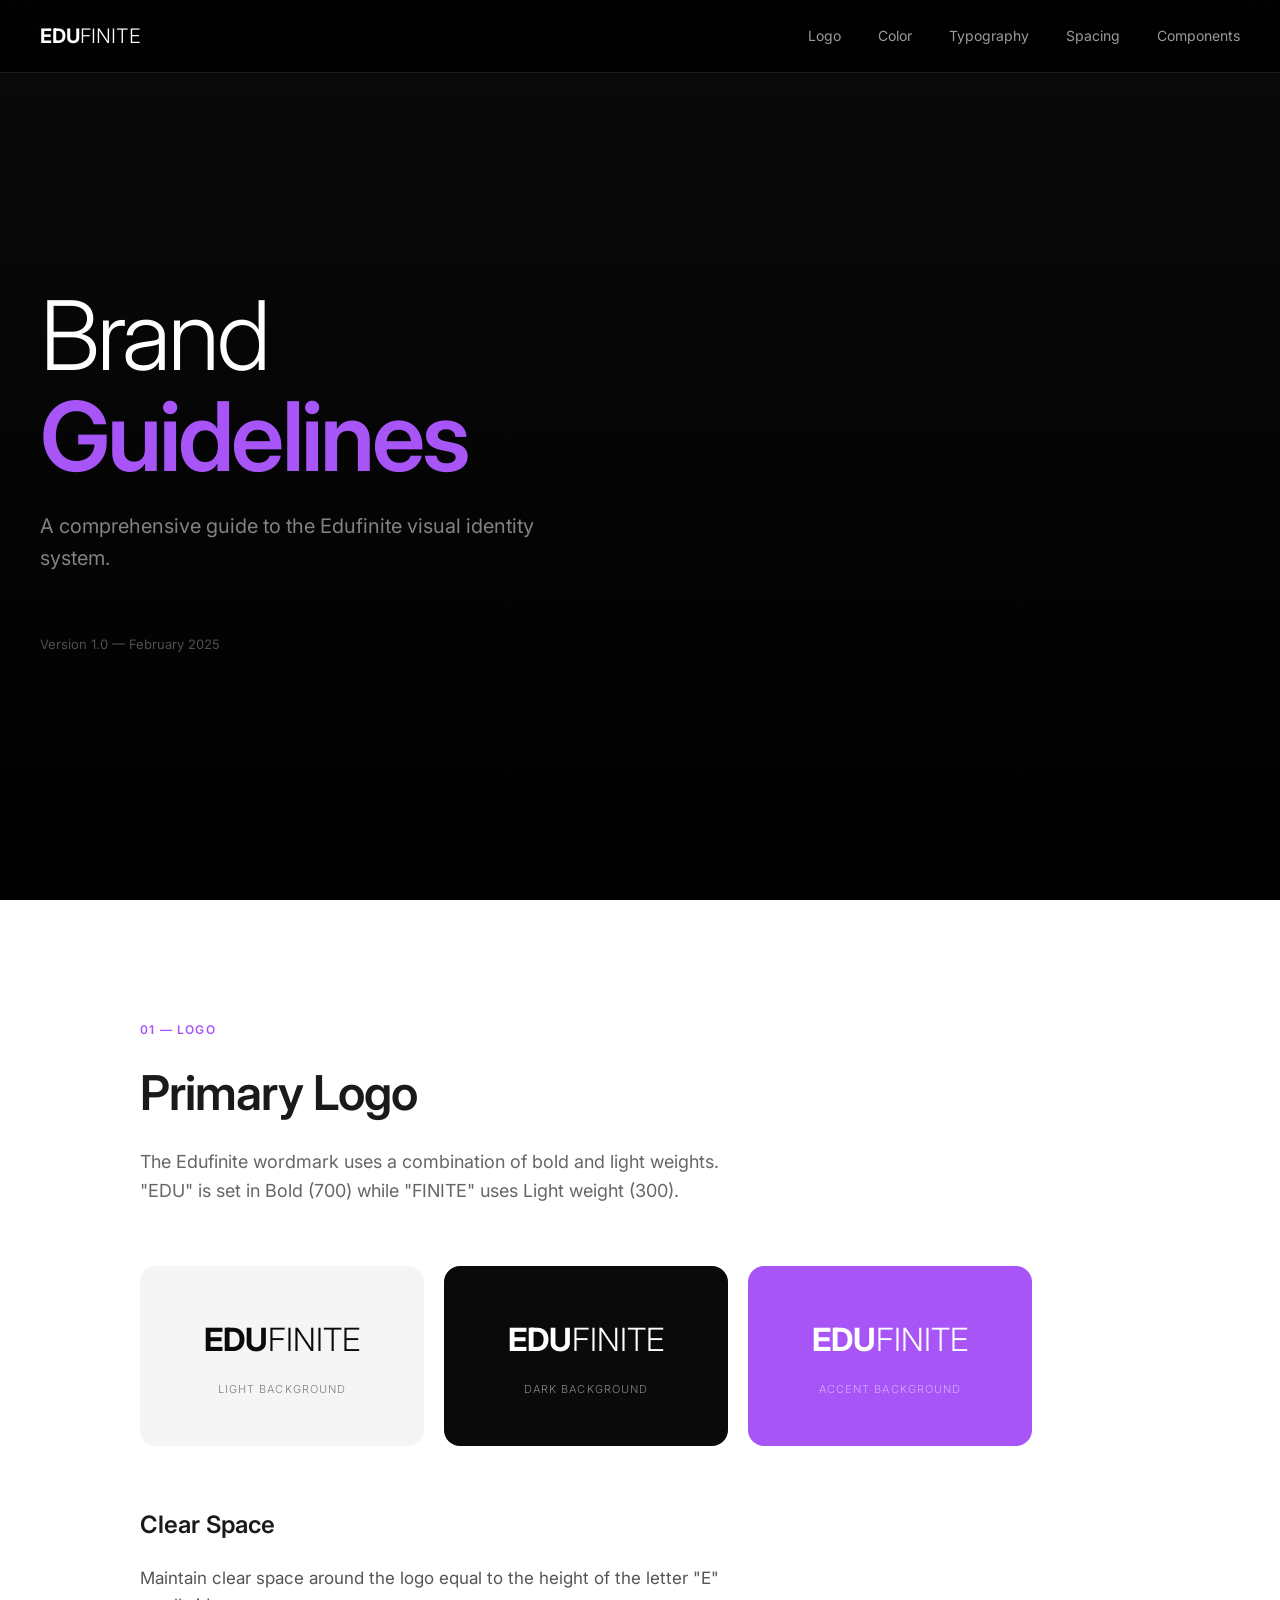
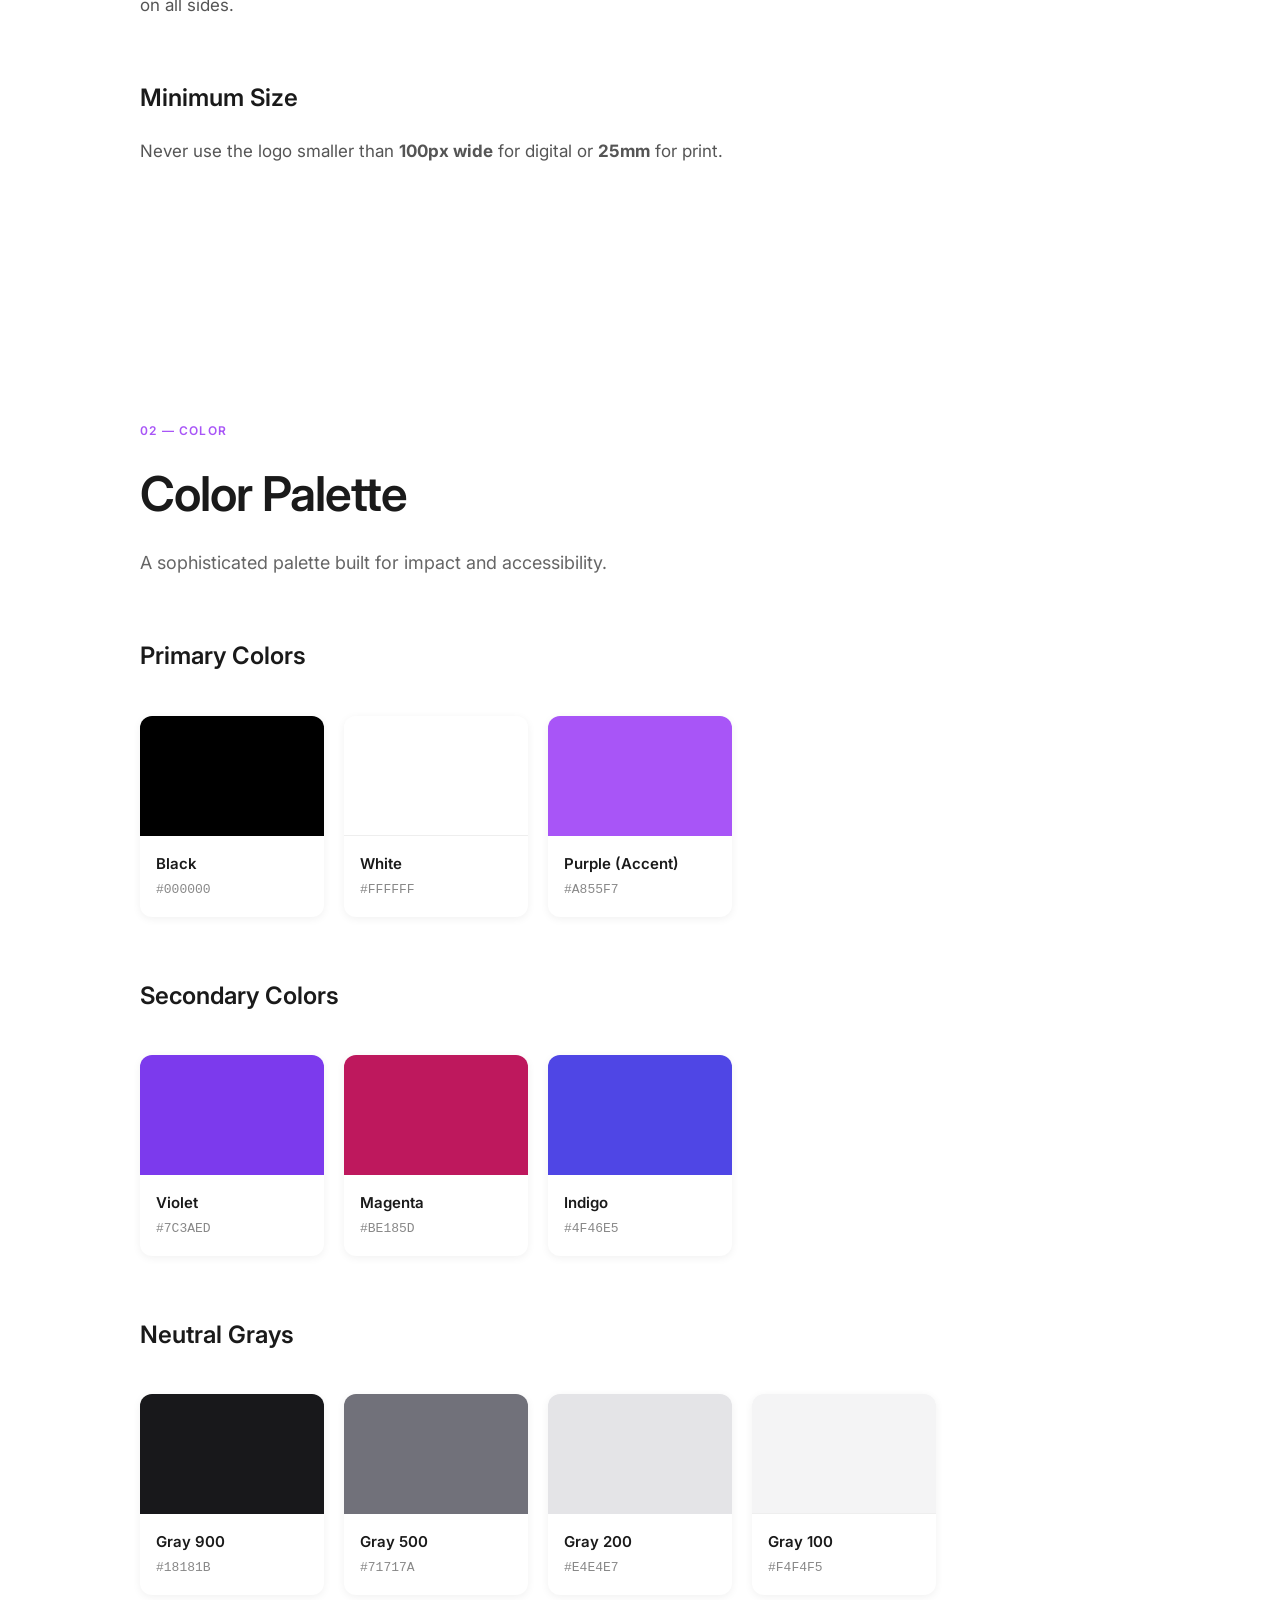
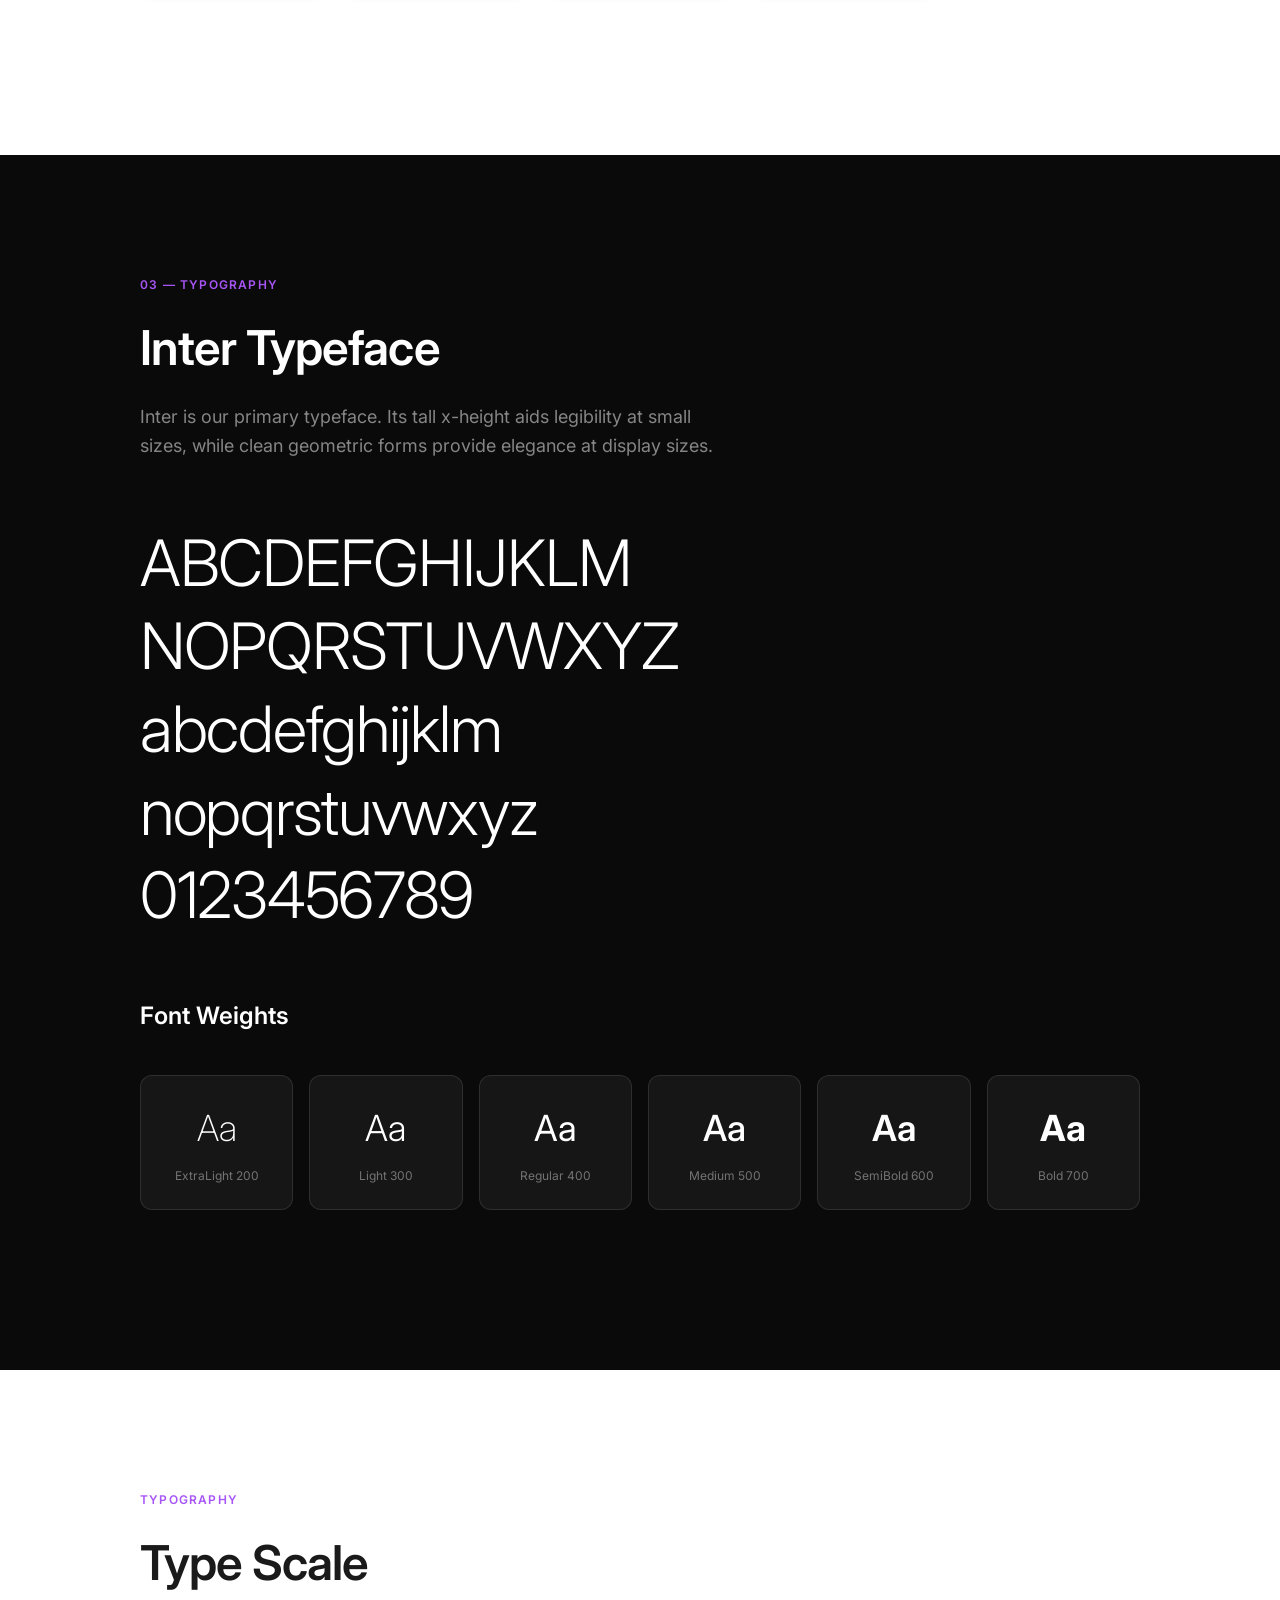
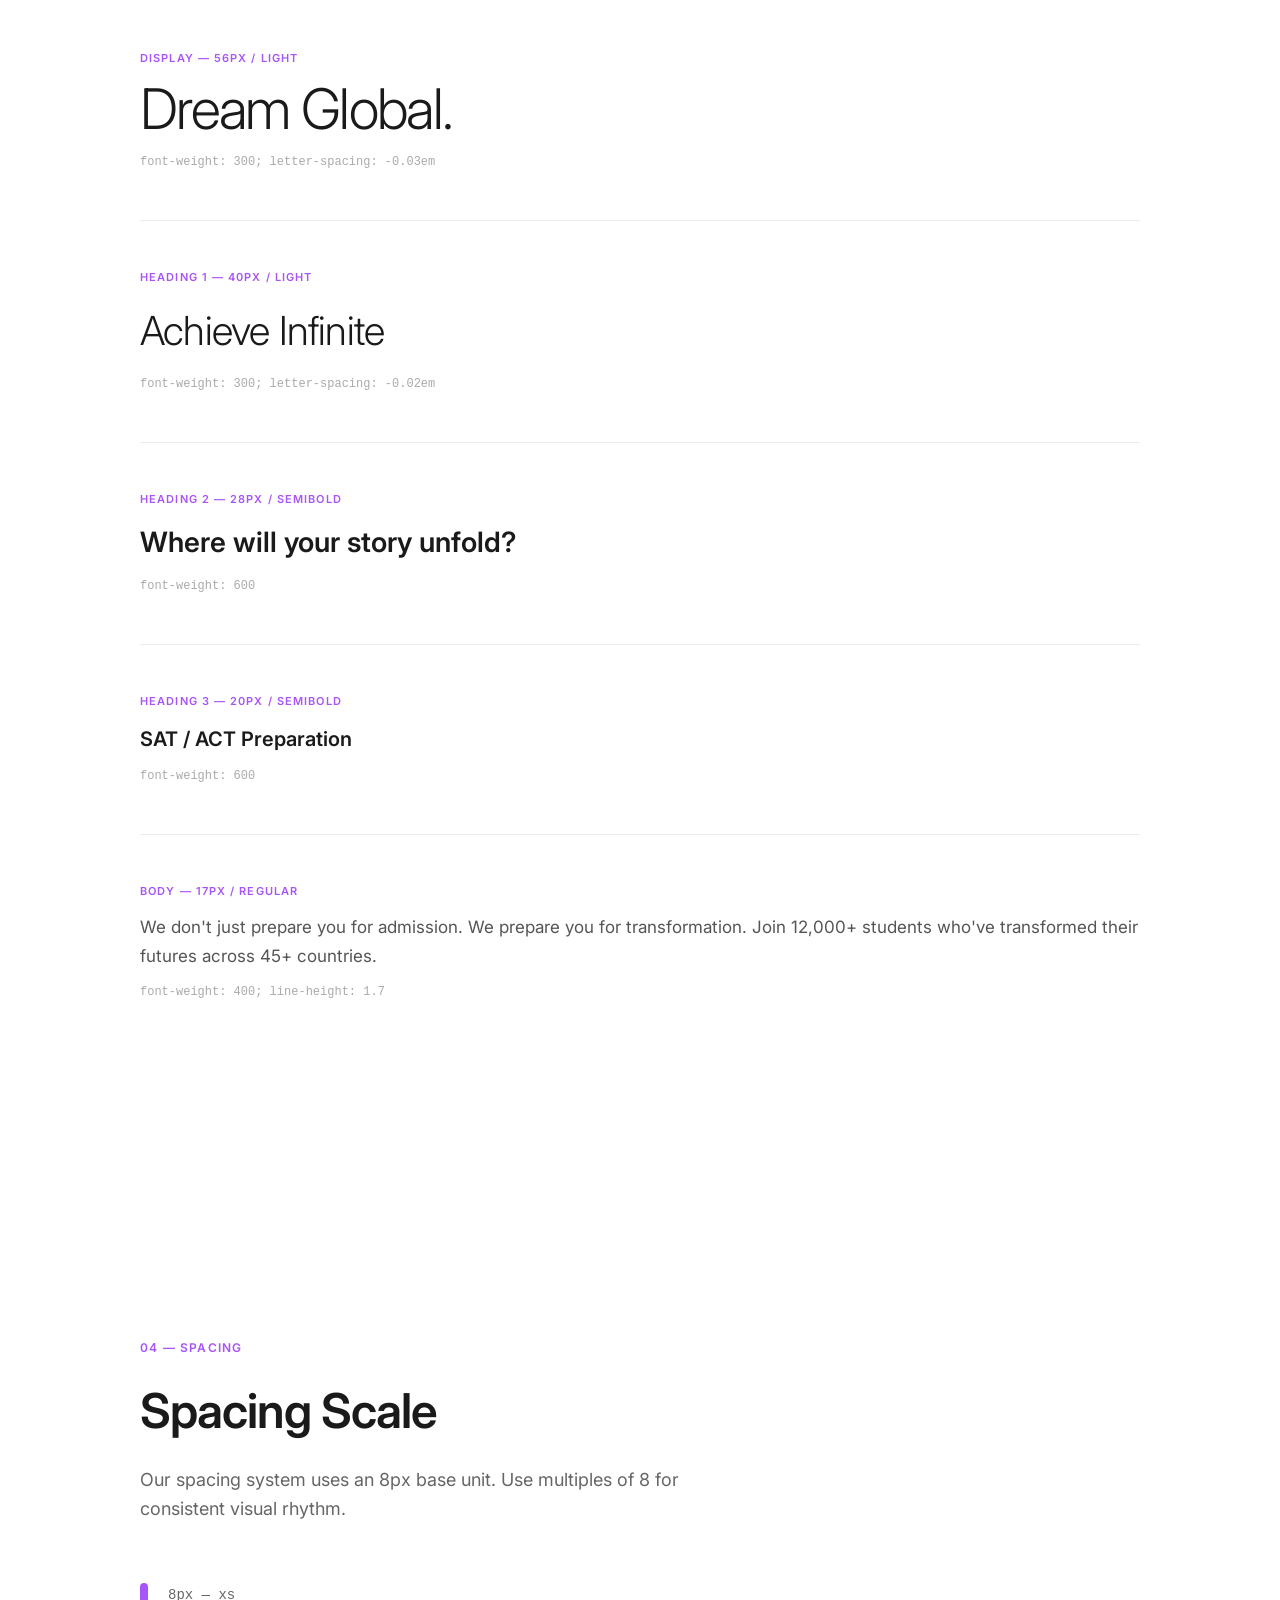
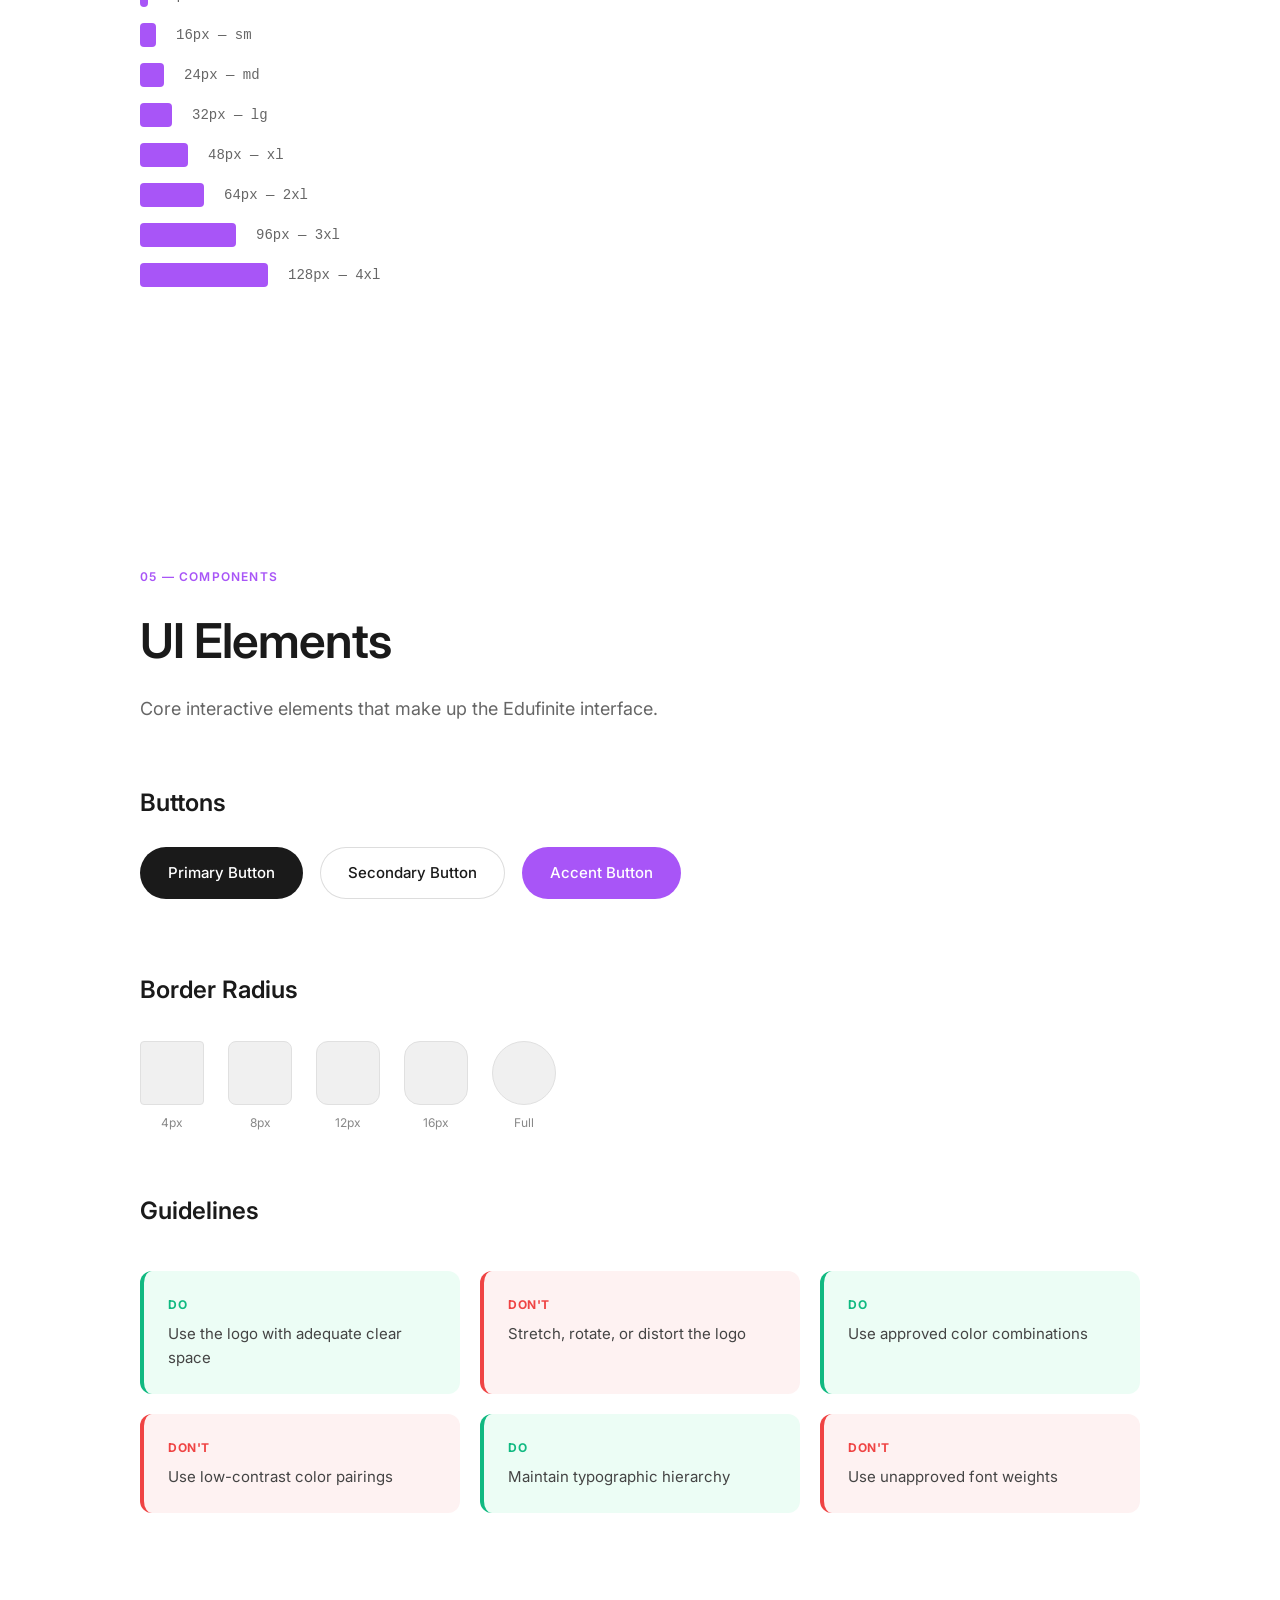
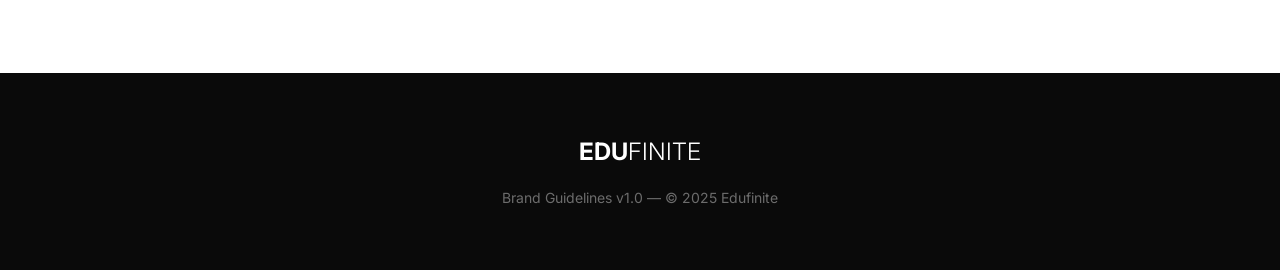
<file: brand.html>
<!DOCTYPE html>
<html lang="en">
<head>
  <meta charset="UTF-8">
  <meta name="viewport" content="width=device-width, initial-scale=1.0">
  <title>Edufinite Brand Guidelines</title>
  <link href="https://fonts.googleapis.com/css2?family=Inter:wght@200;300;400;500;600;700&display=swap" rel="stylesheet">
  <style>
    * { box-sizing: border-box; margin: 0; padding: 0; }
    
    html {
      font-family: 'Inter', -apple-system, sans-serif;
      font-size: 17px;
      line-height: 1.6;
      color: #1a1a1a;
      scroll-behavior: smooth;
    }
    
    body {
      background: #000;
    }
    
    /* Header */
    header {
      position: fixed;
      top: 0;
      left: 0;
      right: 0;
      z-index: 100;
      padding: 20px 40px;
      display: flex;
      justify-content: space-between;
      align-items: center;
      background: rgba(0,0,0,0.8);
      backdrop-filter: blur(20px);
      -webkit-backdrop-filter: blur(20px);
      border-bottom: 1px solid rgba(255,255,255,0.1);
    }
    
    .logo {
      font-size: 20px;
      font-weight: 300;
      color: #fff;
    }
    
    .logo b { font-weight: 700; }
    
    nav a {
      color: rgba(255,255,255,0.6);
      text-decoration: none;
      font-size: 14px;
      margin-left: 32px;
      transition: color 0.2s;
    }
    
    nav a:hover { color: #fff; }
    
    /* Hero */
    .hero {
      min-height: 100vh;
      display: flex;
      flex-direction: column;
      justify-content: center;
      padding: 120px 40px 80px;
      background: linear-gradient(180deg, #0a0a0a 0%, #000 100%);
      color: #fff;
    }
    
    .hero-content {
      max-width: 800px;
    }
    
    .hero h1 {
      font-size: clamp(48px, 10vw, 96px);
      font-weight: 300;
      line-height: 1.05;
      letter-spacing: -0.03em;
    }
    
    .hero h1 b {
      font-weight: 600;
      color: #a855f7;
    }
    
    .hero p {
      font-size: 20px;
      color: rgba(255,255,255,0.5);
      margin-top: 24px;
      max-width: 500px;
    }
    
    .hero-meta {
      margin-top: 60px;
      font-size: 13px;
      color: rgba(255,255,255,0.3);
    }
    
    /* Sections */
    section {
      padding: 120px 40px;
      background: #fff;
    }
    
    section.dark {
      background: #0a0a0a;
      color: #fff;
    }
    
    .section-inner {
      max-width: 1000px;
      margin: 0 auto;
    }
    
    .section-label {
      font-size: 12px;
      font-weight: 600;
      text-transform: uppercase;
      letter-spacing: 0.1em;
      color: #a855f7;
      margin-bottom: 16px;
    }
    
    .section-title {
      font-size: clamp(32px, 5vw, 48px);
      font-weight: 600;
      letter-spacing: -0.02em;
      margin-bottom: 16px;
    }
    
    .section-desc {
      font-size: 18px;
      color: #666;
      max-width: 600px;
      margin-bottom: 60px;
    }
    
    .dark .section-desc {
      color: rgba(255,255,255,0.5);
    }
    
    h3 {
      font-size: 24px;
      font-weight: 600;
      margin-top: 60px;
      margin-bottom: 20px;
    }
    
    p {
      color: #555;
      max-width: 600px;
      margin-bottom: 16px;
    }
    
    .dark p {
      color: rgba(255,255,255,0.6);
    }
    
    /* Logo Display */
    .logo-showcase {
      display: flex;
      gap: 20px;
      flex-wrap: wrap;
      margin: 40px 0;
    }
    
    .logo-box {
      display: flex;
      align-items: center;
      justify-content: center;
      padding: 48px 64px;
      border-radius: 16px;
      font-size: 32px;
      font-weight: 300;
    }
    
    .logo-box b { font-weight: 700; }
    
    .logo-box.light {
      background: #f5f5f5;
      color: #0a0a0a;
    }
    
    .logo-box.dark {
      background: #0a0a0a;
      color: #fff;
    }
    
    .logo-box.purple {
      background: #a855f7;
      color: #fff;
    }
    
    .logo-box small {
      display: block;
      font-size: 11px;
      text-transform: uppercase;
      letter-spacing: 0.1em;
      margin-top: 16px;
      opacity: 0.5;
      text-align: center;
    }
    
    /* Color Grid */
    .color-grid {
      display: grid;
      grid-template-columns: repeat(auto-fill, minmax(180px, 1fr));
      gap: 20px;
      margin: 40px 0;
    }
    
    .color-card {
      border-radius: 12px;
      overflow: hidden;
      background: #fff;
      box-shadow: 0 2px 8px rgba(0,0,0,0.06);
    }
    
    .color-fill {
      height: 120px;
    }
    
    .color-info {
      padding: 16px;
    }
    
    .color-name {
      font-size: 15px;
      font-weight: 600;
      margin-bottom: 4px;
    }
    
    .color-hex {
      font-size: 13px;
      color: #888;
      font-family: 'SF Mono', 'Fira Code', monospace;
    }
    
    /* Type Specimens */
    .type-specimen {
      margin: 48px 0;
      padding-bottom: 48px;
      border-bottom: 1px solid rgba(0,0,0,0.08);
    }
    
    .type-label {
      font-size: 11px;
      font-weight: 600;
      text-transform: uppercase;
      letter-spacing: 0.1em;
      color: #a855f7;
      margin-bottom: 12px;
    }
    
    .type-sample {
      color: #1a1a1a;
      margin-bottom: 12px;
    }
    
    .type-spec {
      font-size: 12px;
      color: #aaa;
      font-family: 'SF Mono', 'Fira Code', monospace;
    }
    
    .type-display { font-size: 56px; font-weight: 300; letter-spacing: -0.03em; line-height: 1.1; }
    .type-h1 { font-size: 40px; font-weight: 300; letter-spacing: -0.02em; }
    .type-h2 { font-size: 28px; font-weight: 600; }
    .type-h3 { font-size: 20px; font-weight: 600; }
    .type-body { font-size: 17px; line-height: 1.7; color: #555; }
    
    /* Character Set */
    .charset {
      font-size: 28px;
      line-height: 1.8;
      letter-spacing: 0.02em;
      color: #333;
      margin: 32px 0;
    }
    
    .charset-large {
      font-size: clamp(36px, 6vw, 64px);
      font-weight: 300;
      letter-spacing: -0.02em;
      line-height: 1.3;
      color: #fff;
      margin: 40px 0;
    }
    
    /* Weight Grid */
    .weight-grid {
      display: grid;
      grid-template-columns: repeat(auto-fill, minmax(150px, 1fr));
      gap: 16px;
      margin: 40px 0;
    }
    
    .weight-card {
      background: rgba(255,255,255,0.05);
      border: 1px solid rgba(255,255,255,0.1);
      border-radius: 12px;
      padding: 24px;
      text-align: center;
    }
    
    .weight-sample {
      font-size: 36px;
      margin-bottom: 8px;
    }
    
    .weight-name {
      font-size: 12px;
      color: rgba(255,255,255,0.4);
    }
    
    /* Spacing Demo */
    .spacing-list {
      margin: 40px 0;
    }
    
    .spacing-item {
      display: flex;
      align-items: center;
      margin-bottom: 16px;
    }
    
    .spacing-bar {
      height: 24px;
      background: #a855f7;
      border-radius: 4px;
      margin-right: 20px;
    }
    
    .spacing-label {
      font-size: 14px;
      font-family: 'SF Mono', 'Fira Code', monospace;
      color: #666;
    }
    
    /* Component Cards */
    .component-grid {
      display: grid;
      grid-template-columns: repeat(auto-fit, minmax(280px, 1fr));
      gap: 24px;
      margin: 40px 0;
    }
    
    .component-card {
      background: #f8f8f8;
      border-radius: 16px;
      padding: 32px;
    }
    
    .component-label {
      font-size: 11px;
      font-weight: 600;
      text-transform: uppercase;
      letter-spacing: 0.1em;
      color: #999;
      margin-bottom: 20px;
    }
    
    /* Buttons */
    .btn {
      display: inline-block;
      padding: 14px 28px;
      border-radius: 50px;
      font-size: 15px;
      font-weight: 500;
      text-decoration: none;
      margin-right: 12px;
      margin-bottom: 12px;
    }
    
    .btn-dark {
      background: #1a1a1a;
      color: #fff;
    }
    
    .btn-outline {
      background: transparent;
      color: #1a1a1a;
      box-shadow: inset 0 0 0 1px #ddd;
    }
    
    .btn-purple {
      background: #a855f7;
      color: #fff;
    }
    
    /* Radius Demo */
    .radius-grid {
      display: flex;
      gap: 24px;
      flex-wrap: wrap;
      margin: 32px 0;
    }
    
    .radius-item {
      text-align: center;
    }
    
    .radius-box {
      width: 64px;
      height: 64px;
      background: #f0f0f0;
      border: 1px solid #e0e0e0;
      margin-bottom: 8px;
    }
    
    .radius-label {
      font-size: 12px;
      color: #888;
    }
    
    /* Guidelines */
    .guidelines-grid {
      display: grid;
      grid-template-columns: repeat(auto-fit, minmax(280px, 1fr));
      gap: 20px;
      margin: 40px 0;
    }
    
    .guideline-card {
      padding: 24px;
      border-radius: 12px;
    }
    
    .guideline-card.do {
      background: #ecfdf5;
      border-left: 4px solid #10b981;
    }
    
    .guideline-card.dont {
      background: #fef2f2;
      border-left: 4px solid #ef4444;
    }
    
    .guideline-label {
      font-size: 12px;
      font-weight: 700;
      text-transform: uppercase;
      letter-spacing: 0.05em;
      margin-bottom: 8px;
    }
    
    .do .guideline-label { color: #10b981; }
    .dont .guideline-label { color: #ef4444; }
    
    .guideline-card p {
      font-size: 15px;
      margin: 0;
      color: #444;
    }
    
    /* Footer */
    footer {
      padding: 60px 40px;
      background: #0a0a0a;
      color: rgba(255,255,255,0.4);
      text-align: center;
      font-size: 14px;
    }
    
    footer .logo {
      font-size: 24px;
      margin-bottom: 16px;
      display: block;
    }
    
    footer p {
      color: rgba(255,255,255,0.4);
      max-width: none;
      margin: 0 auto;
    }
    
    /* Responsive */
    @media (max-width: 640px) {
      header { padding: 16px 24px; }
      nav { display: none; }
      .hero, section { padding: 80px 24px; }
      .logo-showcase { flex-direction: column; }
      .logo-box { width: 100%; }
    }
  </style>
</head>
<body>

<header>
  <div class="logo"><b>EDU</b>FINITE</div>
  <nav>
    <a href="#logo">Logo</a>
    <a href="#color">Color</a>
    <a href="#typography">Typography</a>
    <a href="#spacing">Spacing</a>
    <a href="#components">Components</a>
  </nav>
</header>

<div class="hero">
  <div class="hero-content">
    <h1>Brand<br><b>Guidelines</b></h1>
    <p>A comprehensive guide to the Edufinite visual identity system.</p>
    <div class="hero-meta">Version 1.0 — February 2025</div>
  </div>
</div>

<!-- LOGO -->
<section id="logo">
  <div class="section-inner">
    <div class="section-label">01 — Logo</div>
    <h2 class="section-title">Primary Logo</h2>
    <p class="section-desc">The Edufinite wordmark uses a combination of bold and light weights. "EDU" is set in Bold (700) while "FINITE" uses Light weight (300).</p>
    
    <div class="logo-showcase">
      <div class="logo-box light" style="flex-direction:column;">
        <span><b>EDU</b>FINITE</span>
        <small>Light background</small>
      </div>
      <div class="logo-box dark" style="flex-direction:column;">
        <span><b>EDU</b>FINITE</span>
        <small>Dark background</small>
      </div>
      <div class="logo-box purple" style="flex-direction:column;">
        <span><b>EDU</b>FINITE</span>
        <small>Accent background</small>
      </div>
    </div>
    
    <h3>Clear Space</h3>
    <p>Maintain clear space around the logo equal to the height of the letter "E" on all sides.</p>
    
    <h3>Minimum Size</h3>
    <p>Never use the logo smaller than <strong>100px wide</strong> for digital or <strong>25mm</strong> for print.</p>
  </div>
</section>

<!-- COLOR -->
<section id="color">
  <div class="section-inner">
    <div class="section-label">02 — Color</div>
    <h2 class="section-title">Color Palette</h2>
    <p class="section-desc">A sophisticated palette built for impact and accessibility.</p>
    
    <h3>Primary Colors</h3>
    <div class="color-grid">
      <div class="color-card">
        <div class="color-fill" style="background:#000000;"></div>
        <div class="color-info">
          <div class="color-name">Black</div>
          <div class="color-hex">#000000</div>
        </div>
      </div>
      <div class="color-card">
        <div class="color-fill" style="background:#FFFFFF; border-bottom:1px solid #eee;"></div>
        <div class="color-info">
          <div class="color-name">White</div>
          <div class="color-hex">#FFFFFF</div>
        </div>
      </div>
      <div class="color-card">
        <div class="color-fill" style="background:#A855F7;"></div>
        <div class="color-info">
          <div class="color-name">Purple (Accent)</div>
          <div class="color-hex">#A855F7</div>
        </div>
      </div>
    </div>
    
    <h3>Secondary Colors</h3>
    <div class="color-grid">
      <div class="color-card">
        <div class="color-fill" style="background:#7C3AED;"></div>
        <div class="color-info">
          <div class="color-name">Violet</div>
          <div class="color-hex">#7C3AED</div>
        </div>
      </div>
      <div class="color-card">
        <div class="color-fill" style="background:#BE185D;"></div>
        <div class="color-info">
          <div class="color-name">Magenta</div>
          <div class="color-hex">#BE185D</div>
        </div>
      </div>
      <div class="color-card">
        <div class="color-fill" style="background:#4F46E5;"></div>
        <div class="color-info">
          <div class="color-name">Indigo</div>
          <div class="color-hex">#4F46E5</div>
        </div>
      </div>
    </div>
    
    <h3>Neutral Grays</h3>
    <div class="color-grid">
      <div class="color-card">
        <div class="color-fill" style="background:#18181B;"></div>
        <div class="color-info">
          <div class="color-name">Gray 900</div>
          <div class="color-hex">#18181B</div>
        </div>
      </div>
      <div class="color-card">
        <div class="color-fill" style="background:#71717A;"></div>
        <div class="color-info">
          <div class="color-name">Gray 500</div>
          <div class="color-hex">#71717A</div>
        </div>
      </div>
      <div class="color-card">
        <div class="color-fill" style="background:#E4E4E7;"></div>
        <div class="color-info">
          <div class="color-name">Gray 200</div>
          <div class="color-hex">#E4E4E7</div>
        </div>
      </div>
      <div class="color-card">
        <div class="color-fill" style="background:#F4F4F5; border-bottom:1px solid #eee;"></div>
        <div class="color-info">
          <div class="color-name">Gray 100</div>
          <div class="color-hex">#F4F4F5</div>
        </div>
      </div>
    </div>
  </div>
</section>

<!-- TYPOGRAPHY -->
<section id="typography" class="dark">
  <div class="section-inner">
    <div class="section-label">03 — Typography</div>
    <h2 class="section-title">Inter Typeface</h2>
    <p class="section-desc">Inter is our primary typeface. Its tall x-height aids legibility at small sizes, while clean geometric forms provide elegance at display sizes.</p>
    
    <div class="charset-large">
      ABCDEFGHIJKLM<br>
      NOPQRSTUVWXYZ<br>
      abcdefghijklm<br>
      nopqrstuvwxyz<br>
      0123456789
    </div>
    
    <h3 style="color:#fff;">Font Weights</h3>
    <div class="weight-grid">
      <div class="weight-card">
        <div class="weight-sample" style="font-weight:200;">Aa</div>
        <div class="weight-name">ExtraLight 200</div>
      </div>
      <div class="weight-card">
        <div class="weight-sample" style="font-weight:300;">Aa</div>
        <div class="weight-name">Light 300</div>
      </div>
      <div class="weight-card">
        <div class="weight-sample" style="font-weight:400;">Aa</div>
        <div class="weight-name">Regular 400</div>
      </div>
      <div class="weight-card">
        <div class="weight-sample" style="font-weight:500;">Aa</div>
        <div class="weight-name">Medium 500</div>
      </div>
      <div class="weight-card">
        <div class="weight-sample" style="font-weight:600;">Aa</div>
        <div class="weight-name">SemiBold 600</div>
      </div>
      <div class="weight-card">
        <div class="weight-sample" style="font-weight:700;">Aa</div>
        <div class="weight-name">Bold 700</div>
      </div>
    </div>
  </div>
</section>

<!-- TYPE SCALE -->
<section>
  <div class="section-inner">
    <div class="section-label">Typography</div>
    <h2 class="section-title">Type Scale</h2>
    
    <div class="type-specimen">
      <div class="type-label">Display — 56px / Light</div>
      <div class="type-sample type-display">Dream Global.</div>
      <div class="type-spec">font-weight: 300; letter-spacing: -0.03em</div>
    </div>
    
    <div class="type-specimen">
      <div class="type-label">Heading 1 — 40px / Light</div>
      <div class="type-sample type-h1">Achieve Infinite</div>
      <div class="type-spec">font-weight: 300; letter-spacing: -0.02em</div>
    </div>
    
    <div class="type-specimen">
      <div class="type-label">Heading 2 — 28px / SemiBold</div>
      <div class="type-sample type-h2">Where will your story unfold?</div>
      <div class="type-spec">font-weight: 600</div>
    </div>
    
    <div class="type-specimen">
      <div class="type-label">Heading 3 — 20px / SemiBold</div>
      <div class="type-sample type-h3">SAT / ACT Preparation</div>
      <div class="type-spec">font-weight: 600</div>
    </div>
    
    <div class="type-specimen" style="border:none;">
      <div class="type-label">Body — 17px / Regular</div>
      <div class="type-sample type-body">We don't just prepare you for admission. We prepare you for transformation. Join 12,000+ students who've transformed their futures across 45+ countries.</div>
      <div class="type-spec">font-weight: 400; line-height: 1.7</div>
    </div>
  </div>
</section>

<!-- SPACING -->
<section id="spacing">
  <div class="section-inner">
    <div class="section-label">04 — Spacing</div>
    <h2 class="section-title">Spacing Scale</h2>
    <p class="section-desc">Our spacing system uses an 8px base unit. Use multiples of 8 for consistent visual rhythm.</p>
    
    <div class="spacing-list">
      <div class="spacing-item">
        <div class="spacing-bar" style="width:8px;"></div>
        <span class="spacing-label">8px — xs</span>
      </div>
      <div class="spacing-item">
        <div class="spacing-bar" style="width:16px;"></div>
        <span class="spacing-label">16px — sm</span>
      </div>
      <div class="spacing-item">
        <div class="spacing-bar" style="width:24px;"></div>
        <span class="spacing-label">24px — md</span>
      </div>
      <div class="spacing-item">
        <div class="spacing-bar" style="width:32px;"></div>
        <span class="spacing-label">32px — lg</span>
      </div>
      <div class="spacing-item">
        <div class="spacing-bar" style="width:48px;"></div>
        <span class="spacing-label">48px — xl</span>
      </div>
      <div class="spacing-item">
        <div class="spacing-bar" style="width:64px;"></div>
        <span class="spacing-label">64px — 2xl</span>
      </div>
      <div class="spacing-item">
        <div class="spacing-bar" style="width:96px;"></div>
        <span class="spacing-label">96px — 3xl</span>
      </div>
      <div class="spacing-item">
        <div class="spacing-bar" style="width:128px;"></div>
        <span class="spacing-label">128px — 4xl</span>
      </div>
    </div>
  </div>
</section>

<!-- COMPONENTS -->
<section id="components">
  <div class="section-inner">
    <div class="section-label">05 — Components</div>
    <h2 class="section-title">UI Elements</h2>
    <p class="section-desc">Core interactive elements that make up the Edufinite interface.</p>
    
    <h3>Buttons</h3>
    <div style="margin:24px 0;">
      <span class="btn btn-dark">Primary Button</span>
      <span class="btn btn-outline">Secondary Button</span>
      <span class="btn btn-purple">Accent Button</span>
    </div>
    
    <h3>Border Radius</h3>
    <div class="radius-grid">
      <div class="radius-item">
        <div class="radius-box" style="border-radius:4px;"></div>
        <div class="radius-label">4px</div>
      </div>
      <div class="radius-item">
        <div class="radius-box" style="border-radius:8px;"></div>
        <div class="radius-label">8px</div>
      </div>
      <div class="radius-item">
        <div class="radius-box" style="border-radius:12px;"></div>
        <div class="radius-label">12px</div>
      </div>
      <div class="radius-item">
        <div class="radius-box" style="border-radius:16px;"></div>
        <div class="radius-label">16px</div>
      </div>
      <div class="radius-item">
        <div class="radius-box" style="border-radius:50%;"></div>
        <div class="radius-label">Full</div>
      </div>
    </div>
    
    <h3>Guidelines</h3>
    <div class="guidelines-grid">
      <div class="guideline-card do">
        <div class="guideline-label">Do</div>
        <p>Use the logo with adequate clear space</p>
      </div>
      <div class="guideline-card dont">
        <div class="guideline-label">Don't</div>
        <p>Stretch, rotate, or distort the logo</p>
      </div>
      <div class="guideline-card do">
        <div class="guideline-label">Do</div>
        <p>Use approved color combinations</p>
      </div>
      <div class="guideline-card dont">
        <div class="guideline-label">Don't</div>
        <p>Use low-contrast color pairings</p>
      </div>
      <div class="guideline-card do">
        <div class="guideline-label">Do</div>
        <p>Maintain typographic hierarchy</p>
      </div>
      <div class="guideline-card dont">
        <div class="guideline-label">Don't</div>
        <p>Use unapproved font weights</p>
      </div>
    </div>
  </div>
</section>

<footer>
  <div class="logo"><b>EDU</b>FINITE</div>
  <p>Brand Guidelines v1.0 — © 2025 Edufinite</p>
</footer>

</body>
</html>
</file>
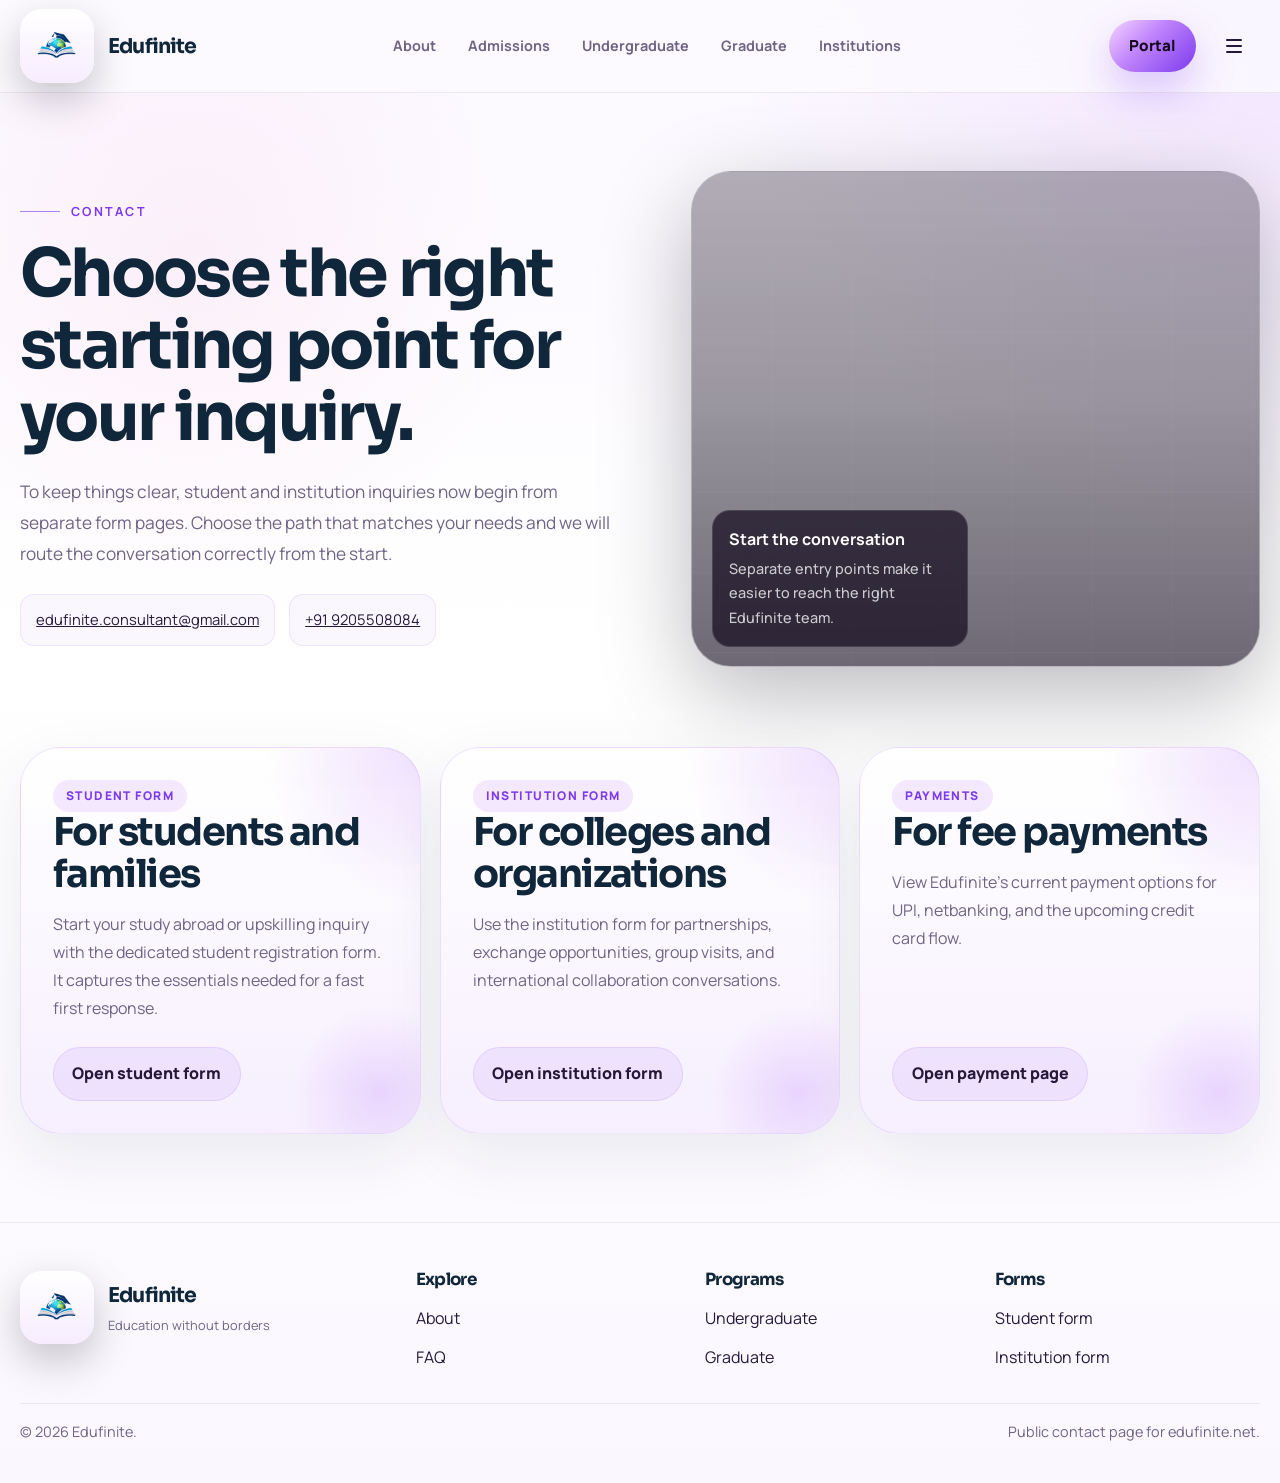
<file: contact.html>
<!DOCTYPE html>
<html lang="en">
<head>
  <meta charset="UTF-8">
  <meta name="viewport" content="width=device-width, initial-scale=1.0">
  <title>Contact | Edufinite</title>
  <meta name="description" content="Contact Edufinite for student guidance, institution inquiries, and free initial consultation.">
  <link rel="preconnect" href="https://fonts.googleapis.com">
  <link rel="preconnect" href="https://fonts.gstatic.com" crossorigin>
  <link href="https://fonts.googleapis.com/css2?family=Manrope:wght@400;500;700;800&family=Sora:wght@400;600;700;800&display=swap" rel="stylesheet">
  <link rel="stylesheet" href="assets/site.css">
</head>
<body class="page-light">
  <a class="skip-link" href="#main">Skip to content</a>
  <header class="site-header">
    <div class="shell nav-shell">
      <a class="brand" href="index.html">
        <span class="brand-mark"><img src="assets/logo-color-transparent.png" alt="Edufinite logo"></span>
        <span class="brand-text">
          <span class="brand-title">Edufinite</span>
          <span class="brand-subtitle">Education without borders</span>
        </span>
      </a>
      <nav class="nav-priority" aria-label="Quick links">
        <a href="about.html">About</a>
        <a href="admissions.html">Admissions</a>
        <a href="undergraduate.html">Undergraduate</a>
        <a href="graduate.html">Graduate</a>
        <a href="institutions.html">Institutions</a>
        <a href="payment.html">Payments</a>
        <a href="contact.html">Contact</a>
      </nav>
      <div class="header-actions">
        <a class="button portal-button" href="https://portal.edufinite.net">Portal</a>
        <button class="nav-toggle" type="button" aria-expanded="false" aria-label="Toggle navigation" data-nav-toggle><span class="nav-toggle-icon" aria-hidden="true"></span></button>
      </div>
      <div class="nav" data-nav>
        <nav aria-label="Primary">
          <ul class="nav-links">
            <li><a data-nav-link href="index.html">Home</a></li>
            <li><a data-nav-link href="about.html">About</a></li>
            <li><a data-nav-link href="admissions.html">Admissions</a></li>
            <li><a data-nav-link href="undergraduate.html">Undergraduate</a></li>
            <li><a data-nav-link href="graduate.html">Graduate</a></li>
            <li><a data-nav-link href="special-courses.html">Special Courses</a></li>
            <li><a data-nav-link href="institutions.html">Institutions</a></li>
            <li><a data-nav-link href="payment.html">Payments</a></li>
            <li><a data-nav-link href="process.html">Process</a></li>
            <li><a data-nav-link href="faq.html">FAQ</a></li>
            <li><a data-nav-link href="contact.html">Contact</a></li>
          </ul>
        </nav>
      </div>
    </div>
  </header>

  <main id="main">
    <section class="page-hero">
      <div class="shell page-intro">
        <div class="reveal">
          <div class="eyebrow">Contact</div>
          <h1>Choose the right starting point for your inquiry.</h1>
          <p>
            To keep things clear, student and institution inquiries now begin from separate form pages. Choose the
            path that matches your needs and we will route the conversation correctly from the start.
          </p>
          <div class="info-strip">
            <span class="info-chip"><a href="mailto:edufinite.consultant@gmail.com">edufinite.consultant@gmail.com</a></span>
            <span class="info-chip"><a href="tel:+919205508084">+91 9205508084</a></span>
          </div>
        </div>
        <div class="page-visual photo-visual reveal" style="--photo-url:url('https://images.pexels.com/photos/5965527/pexels-photo-5965527.jpeg?cs=srgb&dl=pexels-charlotte-may-5965527.jpg&fm=jpg');"><div class="constellation"></div><div class="visual-label">Start the conversation<span>Separate entry points make it easier to reach the right Edufinite team.</span></div></div>
      </div>
    </section>

    <section class="section">
      <div class="shell route-grid">
        <a class="route-card reveal" href="student-form.html">
          <div>
            <div class="mini-kicker">Student form</div>
            <h2 class="route-title">For students and families</h2>
            <p class="route-copy">
              Start your study abroad or upskilling inquiry with the dedicated student registration form.
              It captures the essentials needed for a fast first response.
            </p>
          </div>
          <span class="route-meta">Open student form</span>
        </a>
        <a class="route-card reveal" href="institution-form.html">
          <div>
            <div class="mini-kicker">Institution form</div>
            <h2 class="route-title">For colleges and organizations</h2>
            <p class="route-copy">
              Use the institution form for partnerships, exchange opportunities, group visits, and international
              collaboration conversations.
            </p>
          </div>
          <span class="route-meta">Open institution form</span>
        </a>
        <a class="route-card reveal" href="payment.html">
          <div>
            <div class="mini-kicker">Payments</div>
            <h2 class="route-title">For fee payments</h2>
            <p class="route-copy">
              View Edufinite's current payment options for UPI, netbanking, and the upcoming credit card flow.
            </p>
          </div>
          <span class="route-meta">Open payment page</span>
        </a>
      </div>
    </section>
  </main>

  <footer class="site-footer">
    <div class="shell">
      <div class="footer-grid">
        <div><a class="brand" href="index.html"><span class="brand-mark"><img src="assets/logo-color-transparent.png" alt="Edufinite logo"></span><span class="brand-text"><span class="brand-title">Edufinite</span><span class="brand-subtitle">Education without borders</span></span></a></div>
        <div><h3 class="footer-title">Explore</h3><ul class="footer-list"><li><a href="about.html">About</a></li><li><a href="faq.html">FAQ</a></li></ul></div>
        <div><h3 class="footer-title">Programs</h3><ul class="footer-list"><li><a href="undergraduate.html">Undergraduate</a></li><li><a href="graduate.html">Graduate</a></li></ul></div>
        <div><h3 class="footer-title">Forms</h3><ul class="footer-list"><li><a href="student-form.html">Student form</a></li><li><a href="institution-form.html">Institution form</a></li></ul></div>
      </div>
      <div class="footer-bottom"><span>© 2026 Edufinite.</span><span>Public contact page for edufinite.net.</span></div>
    </div>
  </footer>
  <script src="assets/site.js"></script>
</body>
</html>
</file>
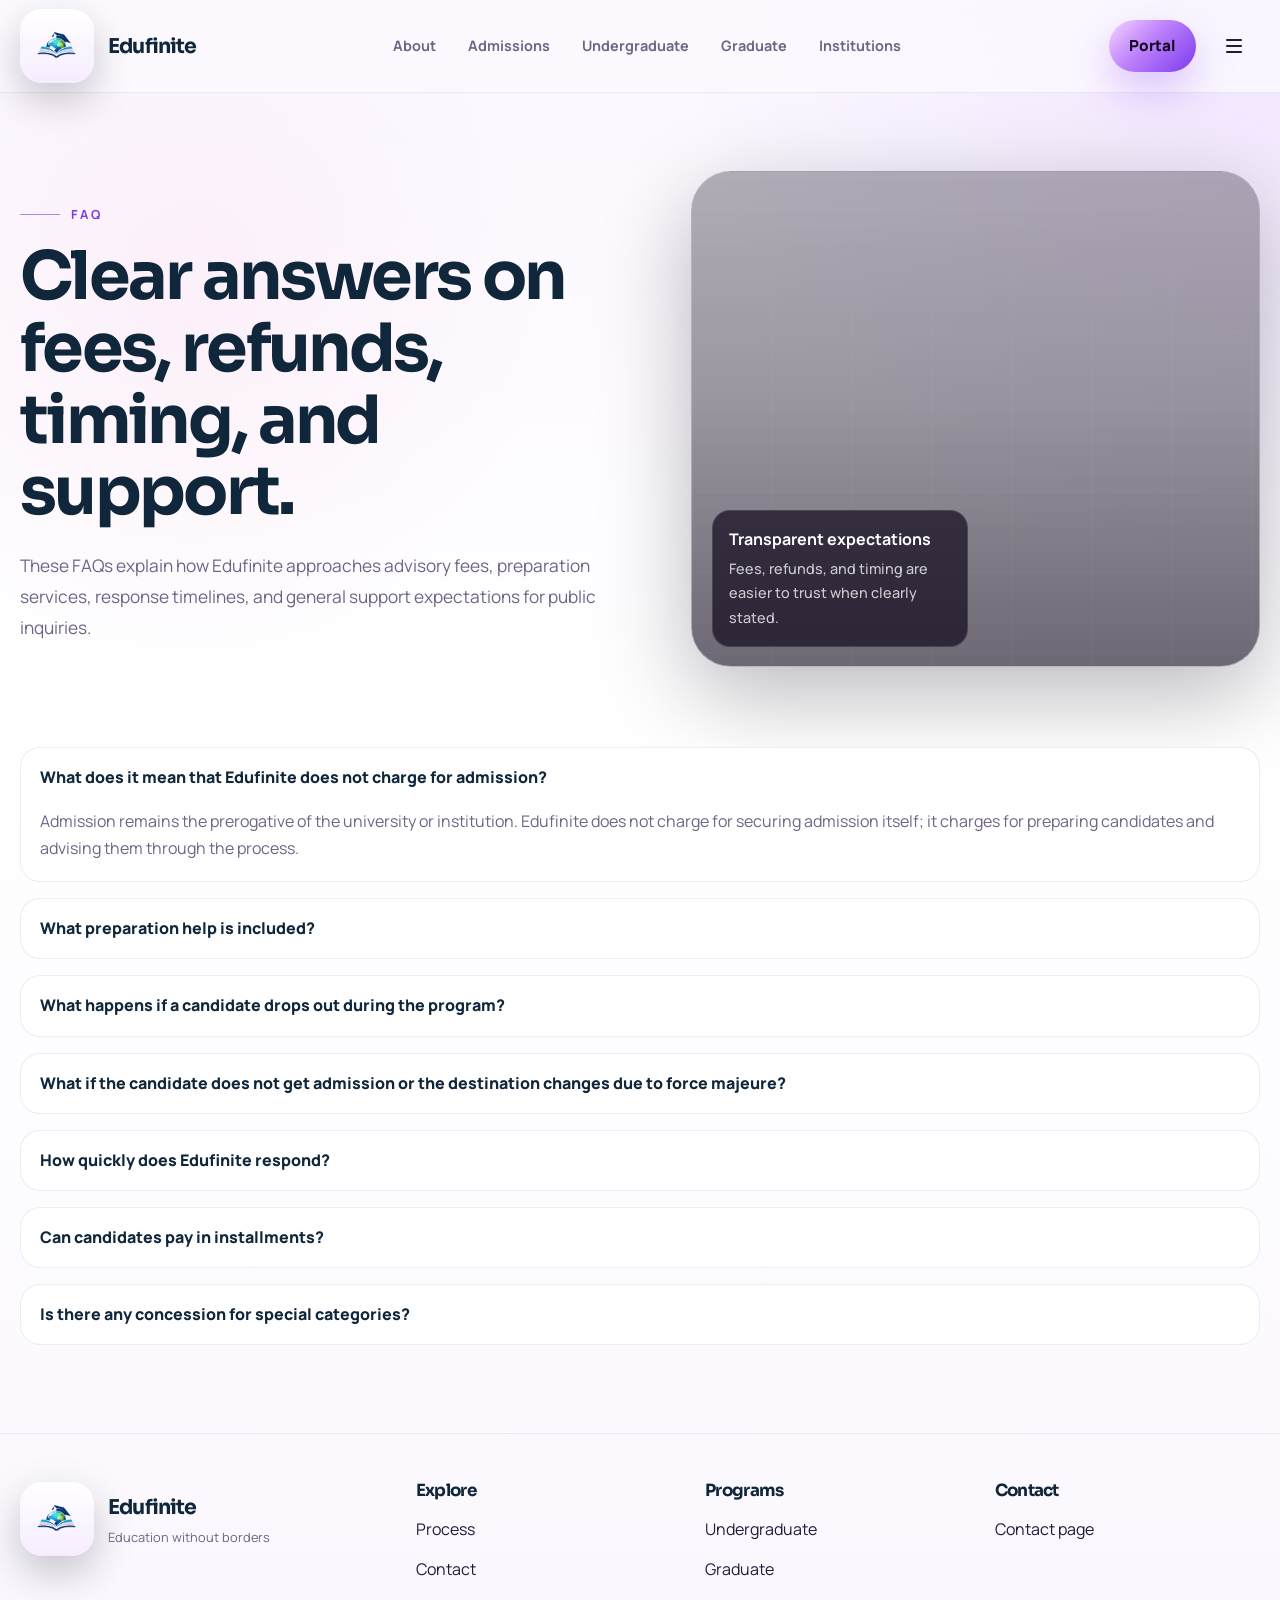
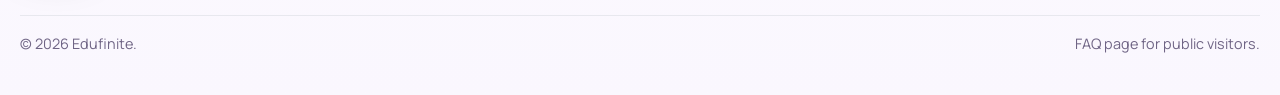
<file: faq.html>
<!DOCTYPE html>
<html lang="en">
<head>
  <meta charset="UTF-8">
  <meta name="viewport" content="width=device-width, initial-scale=1.0">
  <title>FAQ | Edufinite</title>
  <meta name="description" content="Frequently asked questions about Edufinite's fees, refund policy, preparation support, and response timelines.">
  <link rel="preconnect" href="https://fonts.googleapis.com">
  <link rel="preconnect" href="https://fonts.gstatic.com" crossorigin>
  <link href="https://fonts.googleapis.com/css2?family=Manrope:wght@400;500;700;800&family=Sora:wght@400;600;700;800&display=swap" rel="stylesheet">
  <link rel="stylesheet" href="assets/site.css">
</head>
<body class="page-light">
  <a class="skip-link" href="#main">Skip to content</a>
  <header class="site-header">
    <div class="shell nav-shell">
      <a class="brand" href="index.html">
        <span class="brand-mark"><img src="assets/logo-color-transparent.png" alt="Edufinite logo"></span>
        <span class="brand-text">
          <span class="brand-title">Edufinite</span>
          <span class="brand-subtitle">Education without borders</span>
        </span>
      </a>
      <nav class="nav-priority" aria-label="Quick links">
        <a href="about.html">About</a>
        <a href="admissions.html">Admissions</a>
        <a href="undergraduate.html">Undergraduate</a>
        <a href="graduate.html">Graduate</a>
        <a href="institutions.html">Institutions</a>
        <a href="payment.html">Payments</a>
        <a href="contact.html">Contact</a>
      </nav>
      <div class="header-actions">
        <a class="button portal-button" href="https://portal.edufinite.net">Portal</a>
        <button class="nav-toggle" type="button" aria-expanded="false" aria-label="Toggle navigation" data-nav-toggle><span class="nav-toggle-icon" aria-hidden="true"></span></button>
      </div>
      <div class="nav" data-nav>
        <nav aria-label="Primary">
          <ul class="nav-links">
            <li><a data-nav-link href="index.html">Home</a></li>
            <li><a data-nav-link href="about.html">About</a></li>
            <li><a data-nav-link href="admissions.html">Admissions</a></li>
            <li><a data-nav-link href="undergraduate.html">Undergraduate</a></li>
            <li><a data-nav-link href="graduate.html">Graduate</a></li>
            <li><a data-nav-link href="special-courses.html">Special Courses</a></li>
            <li><a data-nav-link href="institutions.html">Institutions</a></li>
            <li><a data-nav-link href="payment.html">Payments</a></li>
            <li><a data-nav-link href="process.html">Process</a></li>
            <li><a data-nav-link href="faq.html">FAQ</a></li>
            <li><a data-nav-link href="contact.html">Contact</a></li>
          </ul>
        </nav>
      </div>
    </div>
  </header>

  <main id="main">
    <section class="page-hero">
      <div class="shell page-intro">
        <div class="reveal">
          <div class="eyebrow">FAQ</div>
          <h1>Clear answers on fees, refunds, timing, and support.</h1>
          <p>
            These FAQs explain how Edufinite approaches advisory fees, preparation services, response timelines, and
            general support expectations for public inquiries.
          </p>
        </div>
        <div class="page-visual photo-visual reveal" style="--photo-url:url('https://images.pexels.com/photos/5538600/pexels-photo-5538600.jpeg?cs=srgb&dl=pexels-george-milton-5538600.jpg&fm=jpg');"><div class="constellation"></div><div class="visual-label">Transparent expectations<span>Fees, refunds, and timing are easier to trust when clearly stated.</span></div></div>
      </div>
    </section>

    <section class="section">
      <div class="shell faq-list">
        <details class="faq-item reveal" open>
          <summary>What does it mean that Edufinite does not charge for admission?</summary>
          <div class="faq-answer"><p>Admission remains the prerogative of the university or institution. Edufinite does not charge for securing admission itself; it charges for preparing candidates and advising them through the process.</p></div>
        </details>
        <details class="faq-item reveal">
          <summary>What preparation help is included?</summary>
          <div class="faq-answer"><p>Edufinite can help organize readiness support for exams such as IELTS, SAT, TOEFL, GRE, and GMAT, along with mock interviews where appropriate.</p></div>
        </details>
        <details class="faq-item reveal">
          <summary>What happens if a candidate drops out during the program?</summary>
          <div class="faq-answer"><p>Refunds depend on the work already completed and the agreed service terms. The exact refund structure is shared before any paid engagement begins.</p></div>
        </details>
        <details class="faq-item reveal">
          <summary>What if the candidate does not get admission or the destination changes due to force majeure?</summary>
          <div class="faq-answer"><p>If a destination or intake changes because of external circumstances, Edufinite works with the student to review alternatives or apply the agreed terms for adjustments and refunds where relevant.</p></div>
        </details>
        <details class="faq-item reveal">
          <summary>How quickly does Edufinite respond?</summary>
          <div class="faq-answer"><p>Queries are expected to be answered within 24 hours, and consultation can typically be fixed within 24 to 72 hours.</p></div>
        </details>
        <details class="faq-item reveal">
          <summary>Can candidates pay in installments?</summary>
          <div class="faq-answer"><p>Once a candidate selects a particular program, a more detailed break-up can be shared and sub-program payments can be discussed according to the chosen service structure.</p></div>
        </details>
        <details class="faq-item reveal">
          <summary>Is there any concession for special categories?</summary>
          <div class="faq-answer"><p>Special cases can be reviewed individually during consultation so the support plan matches the candidate's circumstances as fairly as possible.</p></div>
        </details>
      </div>
    </section>
  </main>

  <footer class="site-footer">
    <div class="shell">
      <div class="footer-grid">
        <div><a class="brand" href="index.html"><span class="brand-mark"><img src="assets/logo-color-transparent.png" alt="Edufinite logo"></span><span class="brand-text"><span class="brand-title">Edufinite</span><span class="brand-subtitle">Education without borders</span></span></a></div>
        <div><h3 class="footer-title">Explore</h3><ul class="footer-list"><li><a href="process.html">Process</a></li><li><a href="contact.html">Contact</a></li></ul></div>
        <div><h3 class="footer-title">Programs</h3><ul class="footer-list"><li><a href="undergraduate.html">Undergraduate</a></li><li><a href="graduate.html">Graduate</a></li></ul></div>
        <div><h3 class="footer-title">Contact</h3><ul class="footer-list"><li><a href="contact.html">Contact page</a></li></ul></div>
      </div>
      <div class="footer-bottom"><span>© 2026 Edufinite.</span><span>FAQ page for public visitors.</span></div>
    </div>
  </footer>
  <script src="assets/site.js"></script>
</body>
</html>
</file>
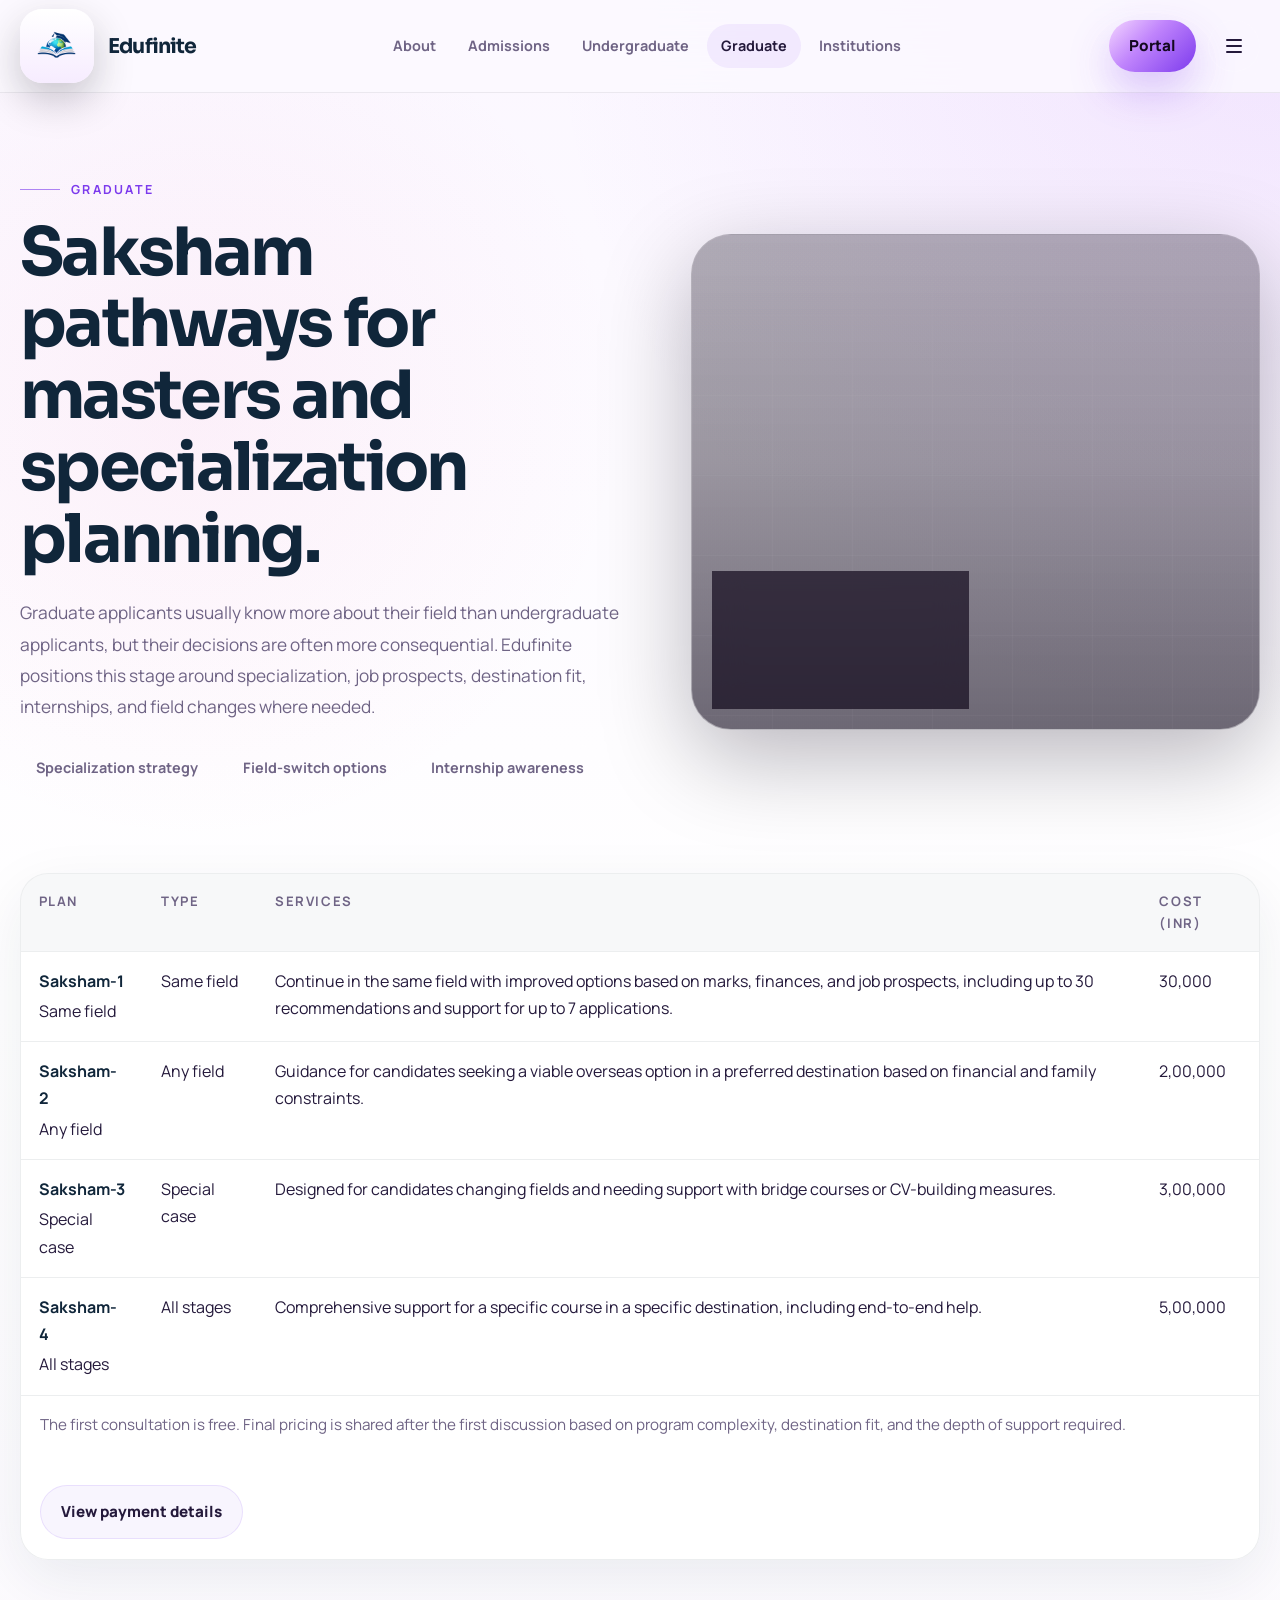
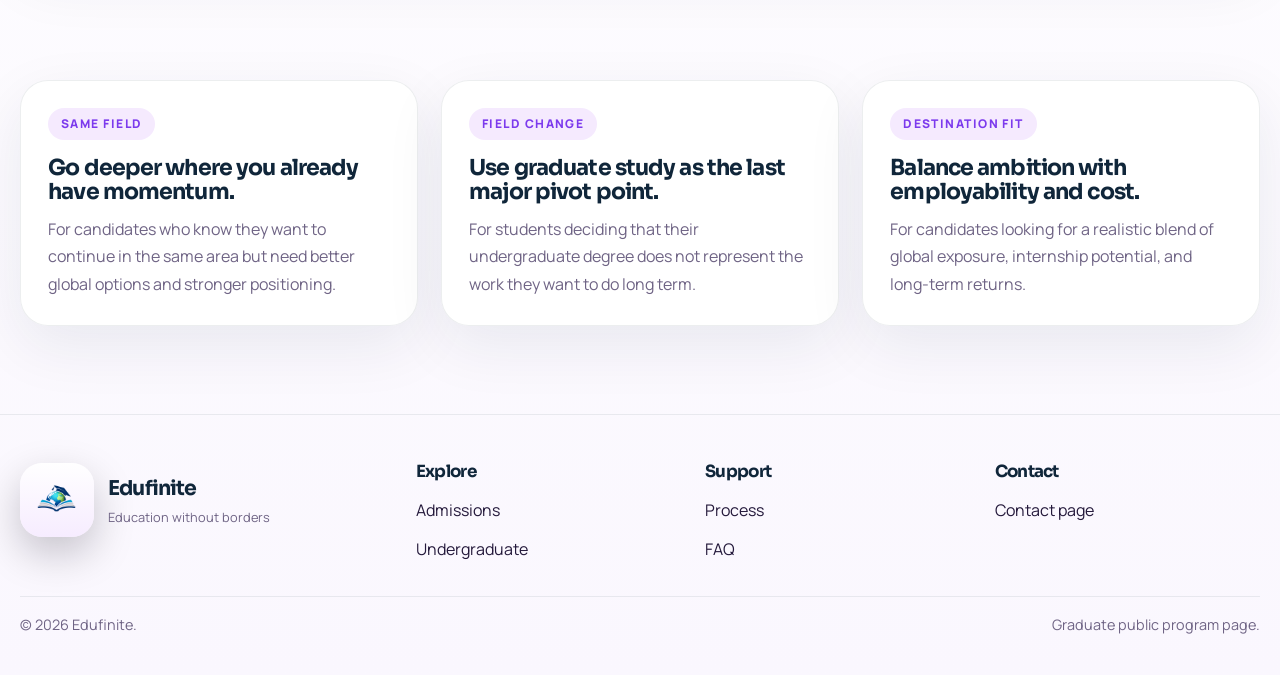
<file: graduate.html>
<!DOCTYPE html>
<html lang="en">
<head>
  <meta charset="UTF-8">
  <meta name="viewport" content="width=device-width, initial-scale=1.0">
  <title>Graduate | Edufinite</title>
  <meta name="description" content="Explore Edufinite's graduate advisory plans for masters and advanced study pathways.">
  <link rel="preconnect" href="https://fonts.googleapis.com">
  <link rel="preconnect" href="https://fonts.gstatic.com" crossorigin>
  <link href="https://fonts.googleapis.com/css2?family=Manrope:wght@400;500;700;800&family=Sora:wght@400;600;700;800&display=swap" rel="stylesheet">
  <link rel="stylesheet" href="assets/site.css">
</head>
<body class="page-light">
  <a class="skip-link" href="#main">Skip to content</a>
  <header class="site-header">
    <div class="shell nav-shell">
      <a class="brand" href="index.html">
        <span class="brand-mark"><img src="assets/logo-color-transparent.png" alt="Edufinite logo"></span>
        <span class="brand-text">
          <span class="brand-title">Edufinite</span>
          <span class="brand-subtitle">Education without borders</span>
        </span>
      </a>
      <nav class="nav-priority" aria-label="Quick links">
        <a href="about.html">About</a>
        <a href="admissions.html">Admissions</a>
        <a href="undergraduate.html">Undergraduate</a>
        <a href="graduate.html">Graduate</a>
        <a href="institutions.html">Institutions</a>
        <a href="payment.html">Payments</a>
        <a href="contact.html">Contact</a>
      </nav>
      <div class="header-actions">
        <a class="button portal-button" href="https://portal.edufinite.net">Portal</a>
        <button class="nav-toggle" type="button" aria-expanded="false" aria-label="Toggle navigation" data-nav-toggle><span class="nav-toggle-icon" aria-hidden="true"></span></button>
      </div>
      <div class="nav" data-nav>
        <nav aria-label="Primary">
          <ul class="nav-links">
            <li><a data-nav-link href="index.html">Home</a></li>
            <li><a data-nav-link href="about.html">About</a></li>
            <li><a data-nav-link href="admissions.html">Admissions</a></li>
            <li><a data-nav-link href="undergraduate.html">Undergraduate</a></li>
            <li><a data-nav-link href="graduate.html">Graduate</a></li>
            <li><a data-nav-link href="special-courses.html">Special Courses</a></li>
            <li><a data-nav-link href="institutions.html">Institutions</a></li>
            <li><a data-nav-link href="payment.html">Payments</a></li>
            <li><a data-nav-link href="process.html">Process</a></li>
            <li><a data-nav-link href="faq.html">FAQ</a></li>
            <li><a data-nav-link href="contact.html">Contact</a></li>
          </ul>
        </nav>
      </div>
    </div>
  </header>

  <main id="main">
    <section class="page-hero">
      <div class="shell page-intro">
        <div class="reveal">
          <div class="eyebrow">Graduate</div>
          <h1>Saksham pathways for masters and specialization planning.</h1>
          <p>
            Graduate applicants usually know more about their field than undergraduate applicants, but their
            decisions are often more consequential. Edufinite positions this stage around specialization, job
            prospects, destination fit, internships, and field changes where needed.
          </p>
          <div class="page-badges">
            <span class="pill">Specialization strategy</span>
            <span class="pill">Field-switch options</span>
            <span class="pill">Internship awareness</span>
          </div>
        </div>
        <div class="page-visual photo-visual reveal" style="--photo-url:url('https://images.pexels.com/photos/24394258/pexels-photo-24394258.jpeg?cs=srgb&dl=pexels-bruce-taylor-322737340-24394258.jpg&fm=jpg');"><div class="constellation"></div><div class="visual-label">Graduate decision point<span>Specialization, destination ROI, and employability become much sharper here.</span></div></div>
      </div>
    </section>

    <section class="section">
      <div class="shell">
        <article class="table-wrap reveal">
          <table>
            <thead>
              <tr>
                <th>Plan</th>
                <th>Type</th>
                <th>Services</th>
                <th>Cost (INR)</th>
              </tr>
            </thead>
            <tbody>
              <tr>
                <td data-label="Plan"><strong>Saksham-1</strong>Same field</td>
                <td data-label="Type">Same field</td>
                <td data-label="Services">Continue in the same field with improved options based on marks, finances, and job prospects, including up to 30 recommendations and support for up to 7 applications.</td>
                <td data-label="Cost">30,000</td>
              </tr>
              <tr>
                <td data-label="Plan"><strong>Saksham-2</strong>Any field</td>
                <td data-label="Type">Any field</td>
                <td data-label="Services">Guidance for candidates seeking a viable overseas option in a preferred destination based on financial and family constraints.</td>
                <td data-label="Cost">2,00,000</td>
              </tr>
              <tr>
                <td data-label="Plan"><strong>Saksham-3</strong>Special case</td>
                <td data-label="Type">Special case</td>
                <td data-label="Services">Designed for candidates changing fields and needing support with bridge courses or CV-building measures.</td>
                <td data-label="Cost">3,00,000</td>
              </tr>
              <tr>
                <td data-label="Plan"><strong>Saksham-4</strong>All stages</td>
                <td data-label="Type">All stages</td>
                <td data-label="Services">Comprehensive support for a specific course in a specific destination, including end-to-end help.</td>
                <td data-label="Cost">5,00,000</td>
              </tr>
            </tbody>
          </table>
          <div class="table-note">
            The first consultation is free. Final pricing is shared after the first discussion based on program
            complexity, destination fit, and the depth of support required.
          </div>
          <div class="button-row" style="padding:0 1.2rem 1.2rem;">
            <a class="button-secondary" href="payment.html">View payment details</a>
          </div>
        </article>
      </div>
    </section>

    <section class="section">
      <div class="shell grid-3">
        <article class="card reveal">
          <span class="kicker">Same field</span>
          <h3>Go deeper where you already have momentum.</h3>
          <p>For candidates who know they want to continue in the same area but need better global options and stronger positioning.</p>
        </article>
        <article class="card reveal">
          <span class="kicker">Field change</span>
          <h3>Use graduate study as the last major pivot point.</h3>
          <p>For students deciding that their undergraduate degree does not represent the work they want to do long term.</p>
        </article>
        <article class="card reveal">
          <span class="kicker">Destination fit</span>
          <h3>Balance ambition with employability and cost.</h3>
          <p>For candidates looking for a realistic blend of global exposure, internship potential, and long-term returns.</p>
        </article>
      </div>
    </section>
  </main>

  <footer class="site-footer">
    <div class="shell">
      <div class="footer-grid">
        <div><a class="brand" href="index.html"><span class="brand-mark"><img src="assets/logo-color-transparent.png" alt="Edufinite logo"></span><span class="brand-text"><span class="brand-title">Edufinite</span><span class="brand-subtitle">Education without borders</span></span></a></div>
        <div><h3 class="footer-title">Explore</h3><ul class="footer-list"><li><a href="admissions.html">Admissions</a></li><li><a href="undergraduate.html">Undergraduate</a></li></ul></div>
        <div><h3 class="footer-title">Support</h3><ul class="footer-list"><li><a href="process.html">Process</a></li><li><a href="faq.html">FAQ</a></li></ul></div>
        <div><h3 class="footer-title">Contact</h3><ul class="footer-list"><li><a href="contact.html">Contact page</a></li></ul></div>
      </div>
      <div class="footer-bottom"><span>© 2026 Edufinite.</span><span>Graduate public program page.</span></div>
    </div>
  </footer>
  <script src="assets/site.js"></script>
</body>
</html>
</file>
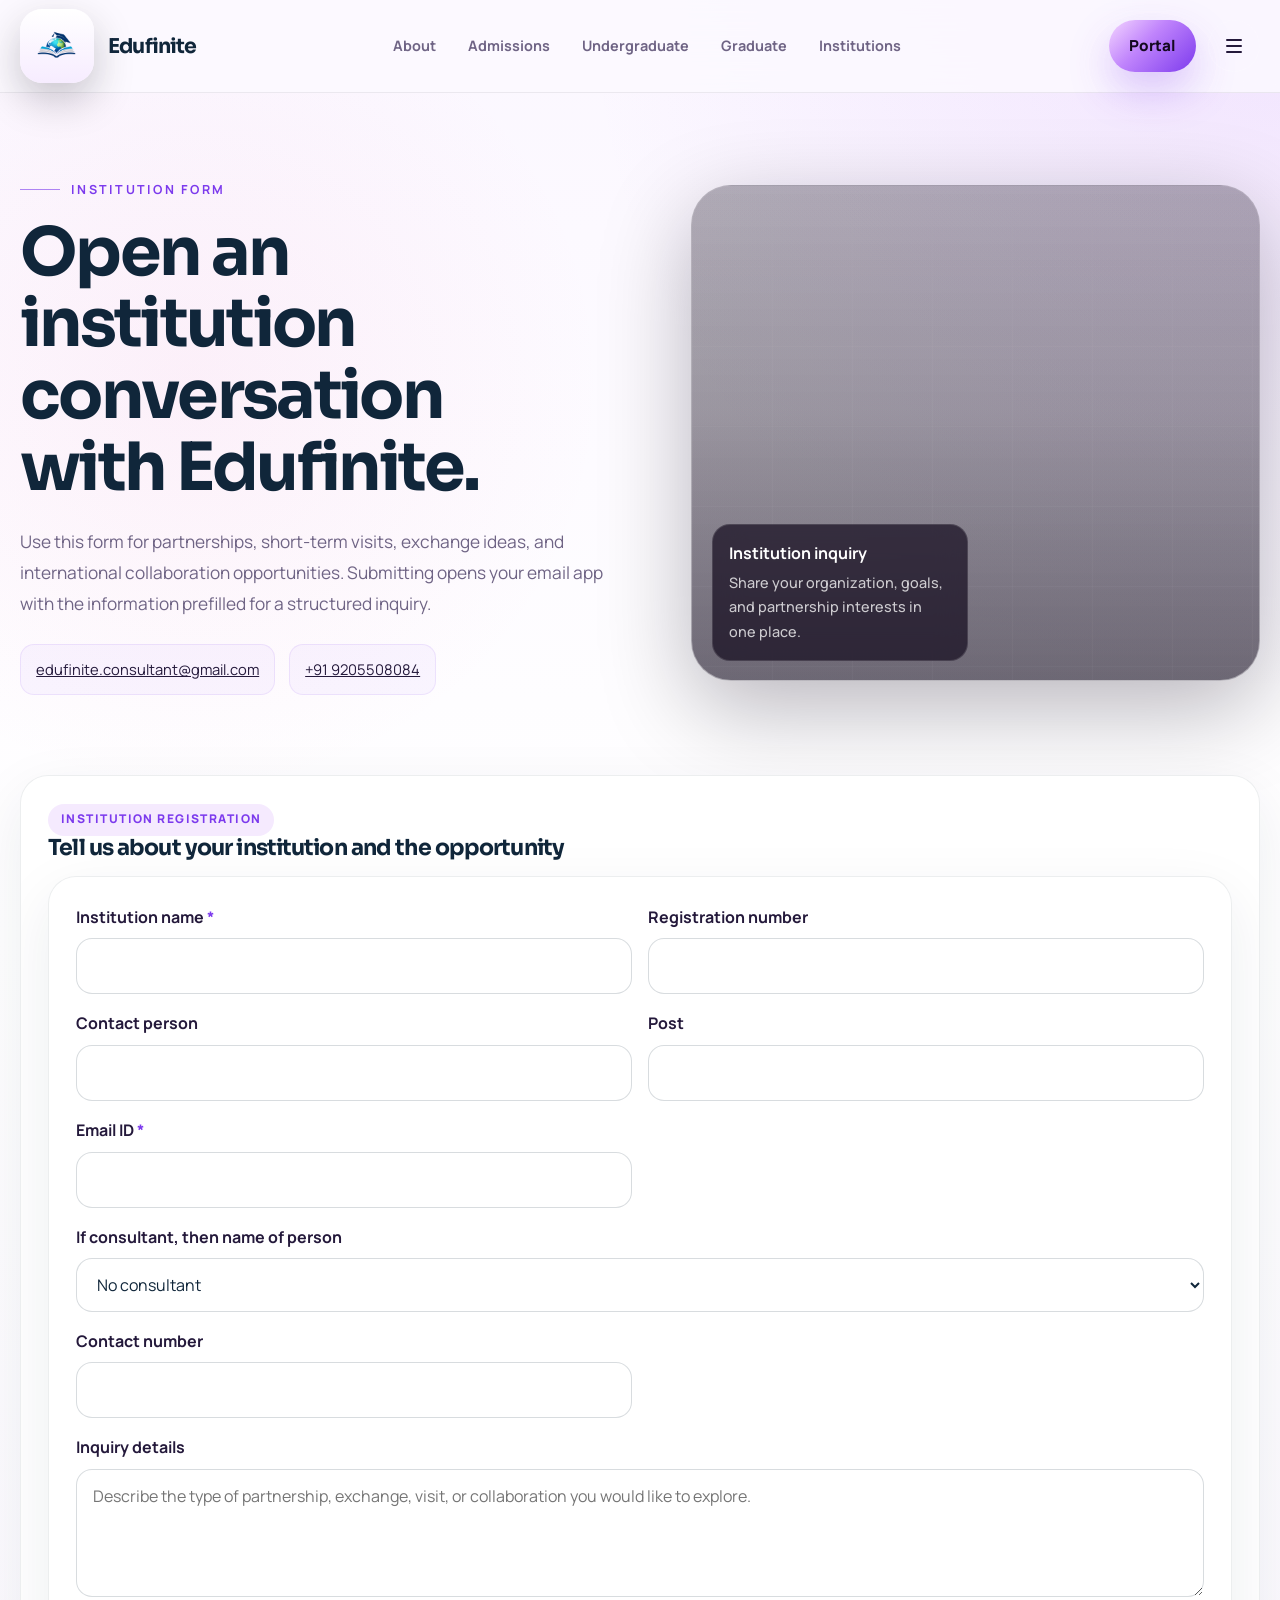
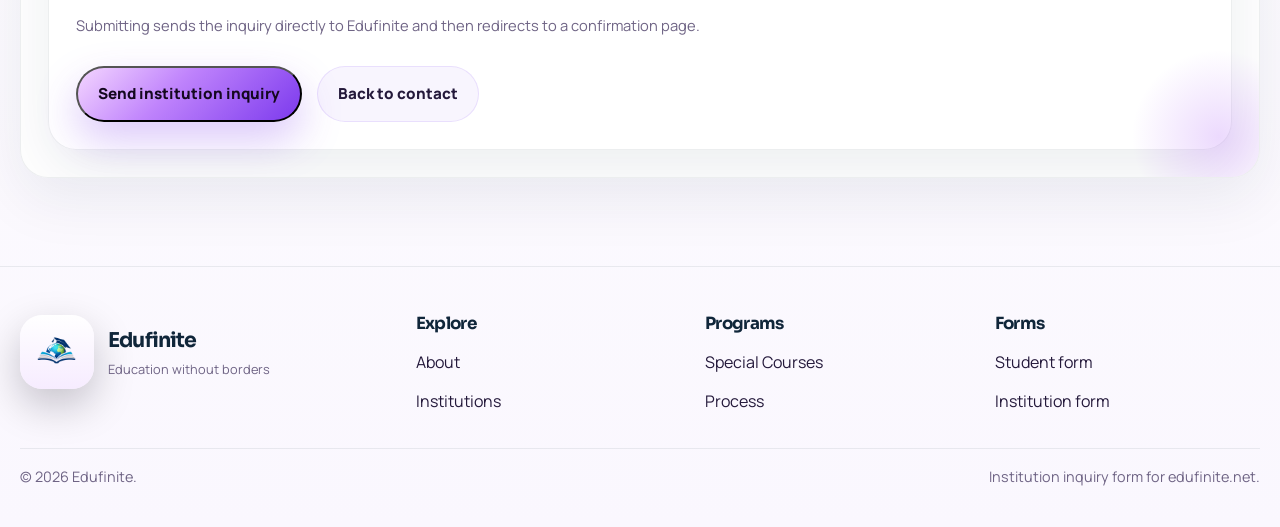
<file: institution-form.html>
<!DOCTYPE html>
<html lang="en">
<head>
  <meta charset="UTF-8">
  <meta name="viewport" content="width=device-width, initial-scale=1.0">
  <title>Institution Form | Edufinite</title>
  <meta name="description" content="Submit an institution inquiry to Edufinite for partnerships, exchange programs, and international collaboration support.">
  <link rel="preconnect" href="https://fonts.googleapis.com">
  <link rel="preconnect" href="https://fonts.gstatic.com" crossorigin>
  <link href="https://fonts.googleapis.com/css2?family=Manrope:wght@400;500;700;800&family=Sora:wght@400;600;700;800&display=swap" rel="stylesheet">
  <link rel="stylesheet" href="assets/site.css">
</head>
<body class="page-light">
  <a class="skip-link" href="#main">Skip to content</a>
  <header class="site-header">
    <div class="shell nav-shell">
      <a class="brand" href="index.html">
        <span class="brand-mark"><img src="assets/logo-color-transparent.png" alt="Edufinite logo"></span>
        <span class="brand-text">
          <span class="brand-title">Edufinite</span>
          <span class="brand-subtitle">Education without borders</span>
        </span>
      </a>
      <nav class="nav-priority" aria-label="Quick links">
        <a href="about.html">About</a>
        <a href="admissions.html">Admissions</a>
        <a href="undergraduate.html">Undergraduate</a>
        <a href="graduate.html">Graduate</a>
        <a href="institutions.html">Institutions</a>
        <a href="payment.html">Payments</a>
        <a href="contact.html">Contact</a>
      </nav>
      <div class="header-actions">
        <a class="button portal-button" href="https://portal.edufinite.net">Portal</a>
        <button class="nav-toggle" type="button" aria-expanded="false" aria-label="Toggle navigation" data-nav-toggle><span class="nav-toggle-icon" aria-hidden="true"></span></button>
      </div>
      <div class="nav" data-nav>
        <nav aria-label="Primary">
          <ul class="nav-links">
            <li><a data-nav-link href="index.html">Home</a></li>
            <li><a data-nav-link href="about.html">About</a></li>
            <li><a data-nav-link href="admissions.html">Admissions</a></li>
            <li><a data-nav-link href="undergraduate.html">Undergraduate</a></li>
            <li><a data-nav-link href="graduate.html">Graduate</a></li>
            <li><a data-nav-link href="special-courses.html">Special Courses</a></li>
            <li><a data-nav-link href="institutions.html">Institutions</a></li>
            <li><a data-nav-link href="payment.html">Payments</a></li>
            <li><a data-nav-link href="process.html">Process</a></li>
            <li><a data-nav-link href="faq.html">FAQ</a></li>
            <li><a data-nav-link href="contact.html">Contact</a></li>
          </ul>
        </nav>
      </div>
    </div>
  </header>

  <main id="main">
    <section class="page-hero">
      <div class="shell page-intro">
        <div class="reveal">
          <div class="eyebrow">Institution form</div>
          <h1>Open an institution conversation with Edufinite.</h1>
          <p>
            Use this form for partnerships, short-term visits, exchange ideas, and international collaboration
            opportunities. Submitting opens your email app with the information prefilled for a structured inquiry.
          </p>
          <div class="info-strip">
            <span class="info-chip"><a href="mailto:edufinite.consultant@gmail.com">edufinite.consultant@gmail.com</a></span>
            <span class="info-chip"><a href="tel:+919205508084">+91 9205508084</a></span>
          </div>
        </div>
        <div class="page-visual photo-visual reveal" style="--photo-url:url('https://images.pexels.com/photos/3184418/pexels-photo-3184418.jpeg?cs=srgb&dl=pexels-fauxels-3184418.jpg&fm=jpg');"><div class="constellation"></div><div class="visual-label">Institution inquiry<span>Share your organization, goals, and partnership interests in one place.</span></div></div>
      </div>
    </section>

    <section class="section">
      <div class="shell">
        <article class="portal-card reveal">
          <div class="mini-kicker">Institution registration</div>
          <h3>Tell us about your institution and the opportunity</h3>
          <form action="https://formsubmit.co/edufinite.consultant@gmail.com" method="POST" class="form-panel" style="margin-top:1rem;">
            <input type="hidden" name="_subject" value="Edufinite Institution Inquiry">
            <input type="hidden" name="_next" value="https://edufinite.net/thanks.html?form=institution">
            <input type="hidden" name="_template" value="table">
            <input type="hidden" name="_url" value="https://edufinite.net/institution-form.html">
            <input type="text" name="_honey" class="hp-field" tabindex="-1" autocomplete="off">
            <div class="form-grid">
              <div class="form-field"><label for="inst-name">Institution name <span class="required-mark">*</span></label><input id="inst-name" name="name" type="text" required></div>
              <div class="form-field"><label for="inst-reg">Registration number</label><input id="inst-reg" name="Registration number" type="text"></div>
              <div class="form-field"><label for="inst-person">Contact person</label><input id="inst-person" name="Contact person" type="text"></div>
              <div class="form-field"><label for="inst-post">Post</label><input id="inst-post" name="Post" type="text"></div>
              <div class="form-field"><label for="inst-email">Email ID <span class="required-mark">*</span></label><input id="inst-email" name="email" type="email" required></div>
              <div class="form-field full">
                <label for="inst-consultant">If consultant, then name of person</label>
                <select id="inst-consultant" name="Consultant" data-consultant-select data-other-target="inst-consultant-other">
                  <option value="No consultant">No consultant</option>
                  <option value="Priyanka">Priyanka</option>
                  <option value="Deepak">Deepak</option>
                  <option value="Vandana">Vandana</option>
                  <option value="Richa">Richa</option>
                  <option value="Sanjeev">Sanjeev</option>
                  <option value="Other">Other</option>
                </select>
              </div>
              <div class="form-field full is-hidden" id="inst-consultant-other" data-other-field aria-hidden="true">
                <label for="inst-consultant-other-input">If other, please type the name</label>
                <input id="inst-consultant-other-input" name="Consultant (Other)" type="text" disabled>
              </div>
              <div class="form-field"><label for="inst-phone">Contact number</label><input id="inst-phone" name="Contact number" type="tel"></div>
              <div class="form-field full"><label for="inst-message">Inquiry details</label><textarea id="inst-message" name="Inquiry details" placeholder="Describe the type of partnership, exchange, visit, or collaboration you would like to explore."></textarea></div>
            </div>
            <p class="form-note">Submitting sends the inquiry directly to Edufinite and then redirects to a confirmation page.</p>
            <div class="button-row"><button class="button" type="submit">Send institution inquiry</button><a class="button-secondary" href="contact.html">Back to contact</a></div>
          </form>
        </article>
      </div>
    </section>
  </main>

  <footer class="site-footer">
    <div class="shell">
      <div class="footer-grid">
        <div><a class="brand" href="index.html"><span class="brand-mark"><img src="assets/logo-color-transparent.png" alt="Edufinite logo"></span><span class="brand-text"><span class="brand-title">Edufinite</span><span class="brand-subtitle">Education without borders</span></span></a></div>
        <div><h3 class="footer-title">Explore</h3><ul class="footer-list"><li><a href="about.html">About</a></li><li><a href="institutions.html">Institutions</a></li></ul></div>
        <div><h3 class="footer-title">Programs</h3><ul class="footer-list"><li><a href="special-courses.html">Special Courses</a></li><li><a href="process.html">Process</a></li></ul></div>
        <div><h3 class="footer-title">Forms</h3><ul class="footer-list"><li><a href="student-form.html">Student form</a></li><li><a href="institution-form.html">Institution form</a></li></ul></div>
      </div>
      <div class="footer-bottom"><span>© 2026 Edufinite.</span><span>Institution inquiry form for edufinite.net.</span></div>
    </div>
  </footer>
  <script src="assets/site.js"></script>
</body>
</html>
</file>
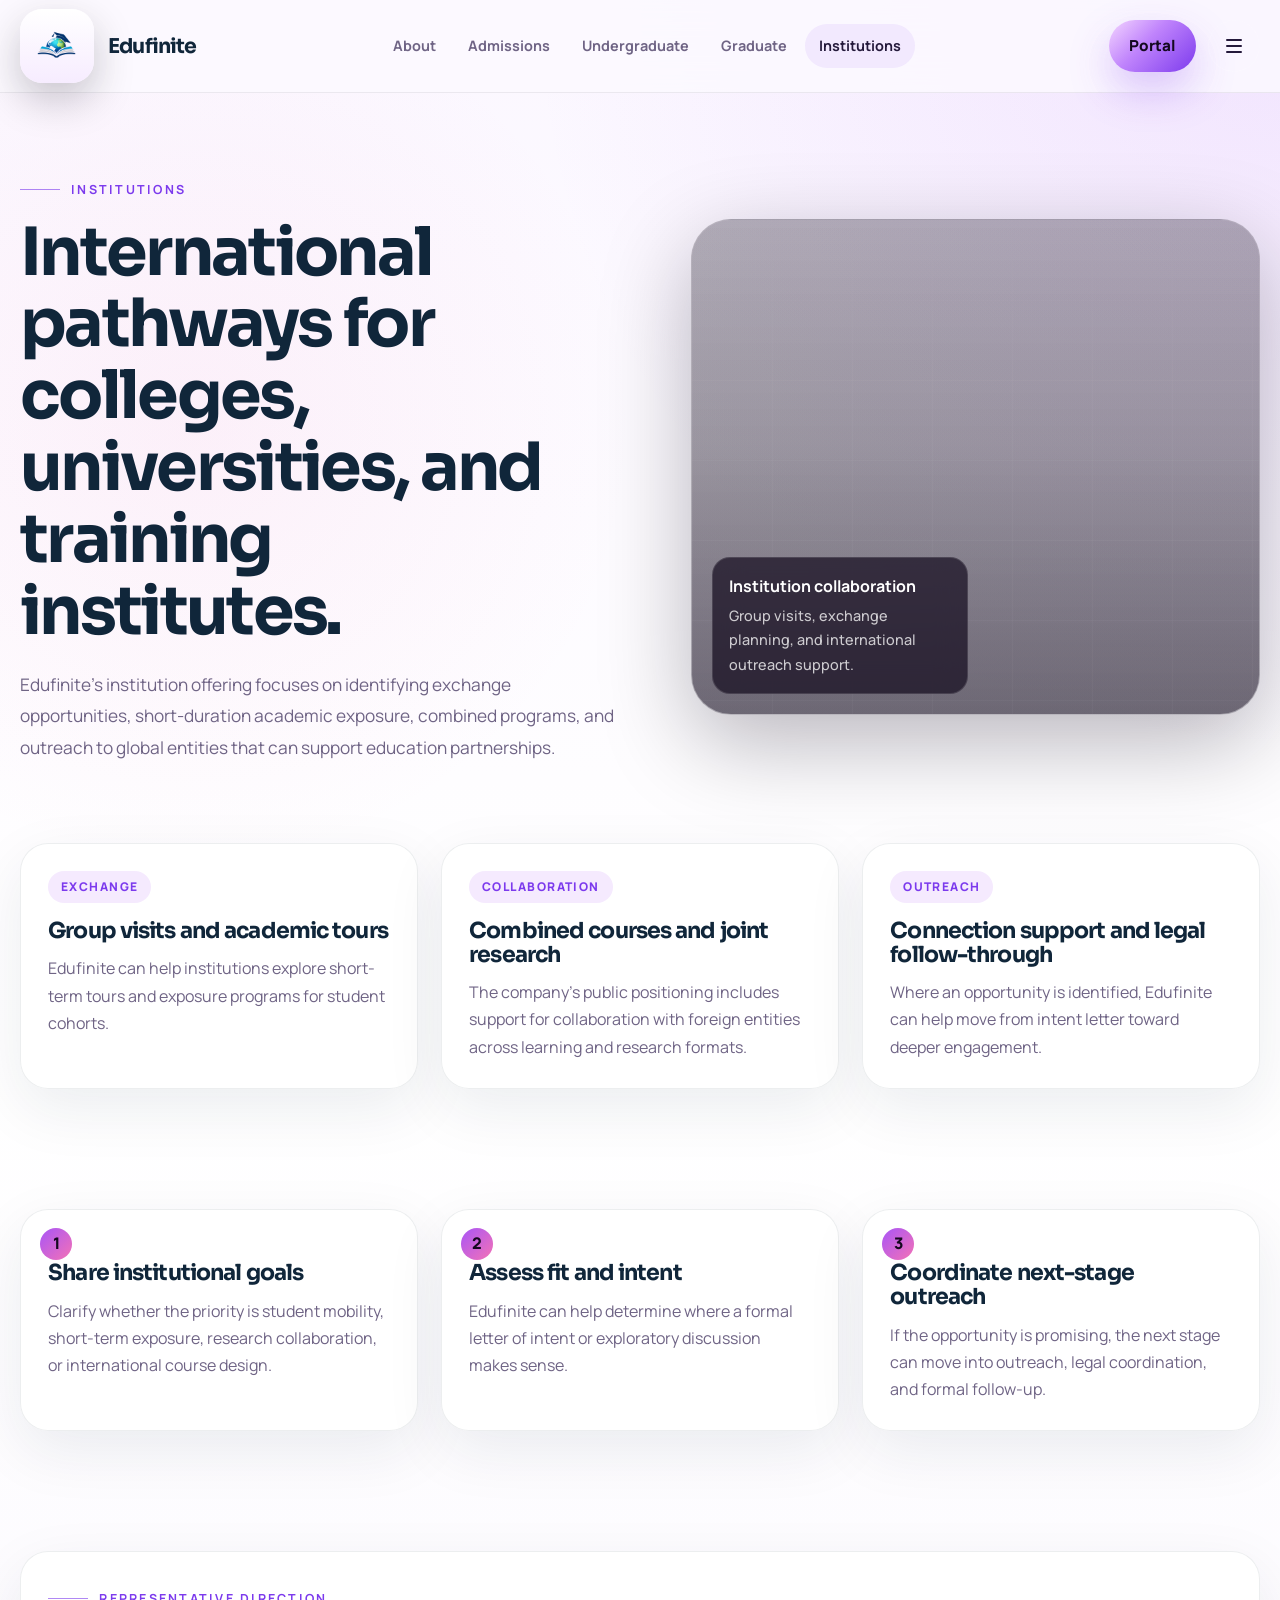
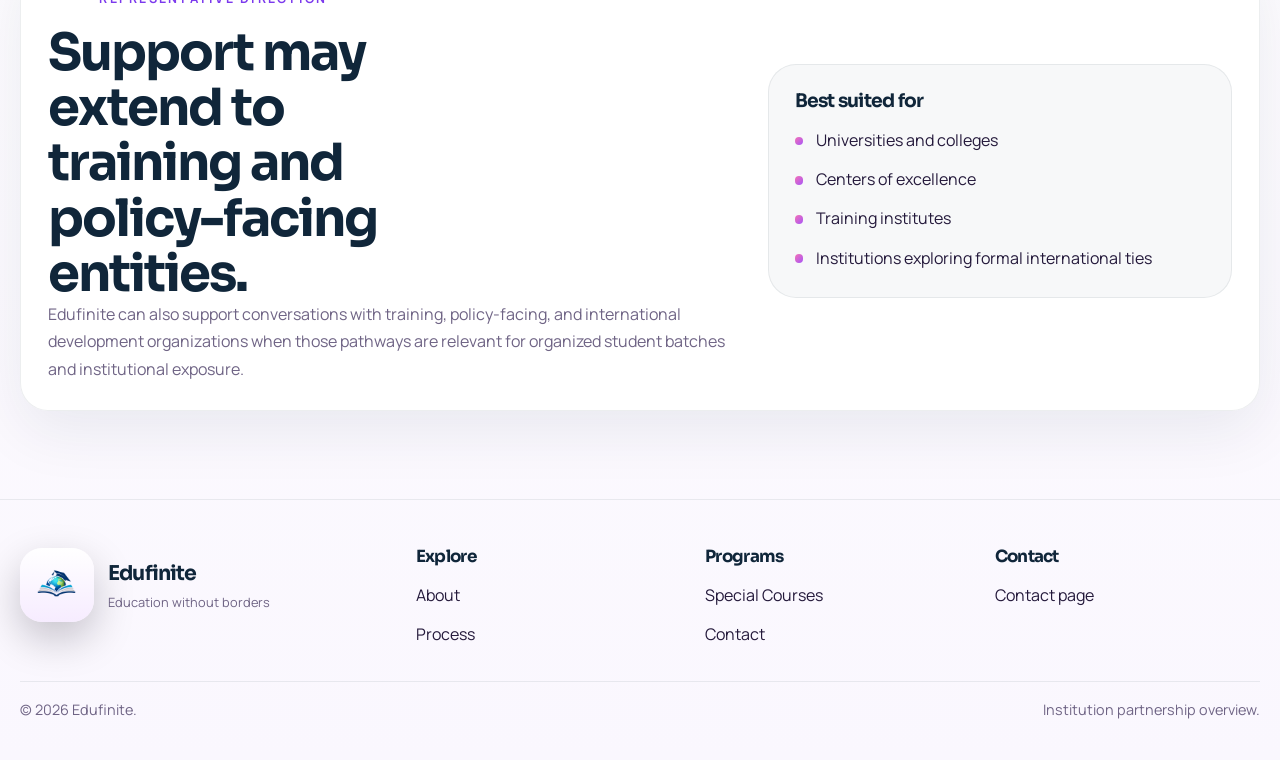
<file: institutions.html>
<!DOCTYPE html>
<html lang="en">
<head>
  <meta charset="UTF-8">
  <meta name="viewport" content="width=device-width, initial-scale=1.0">
  <title>Institutions | Edufinite</title>
  <meta name="description" content="See how Edufinite supports institutions with exchange programs, group visits, and international collaboration.">
  <link rel="preconnect" href="https://fonts.googleapis.com">
  <link rel="preconnect" href="https://fonts.gstatic.com" crossorigin>
  <link href="https://fonts.googleapis.com/css2?family=Manrope:wght@400;500;700;800&family=Sora:wght@400;600;700;800&display=swap" rel="stylesheet">
  <link rel="stylesheet" href="assets/site.css">
</head>
<body class="page-light">
  <a class="skip-link" href="#main">Skip to content</a>
  <header class="site-header">
    <div class="shell nav-shell">
      <a class="brand" href="index.html">
        <span class="brand-mark"><img src="assets/logo-color-transparent.png" alt="Edufinite logo"></span>
        <span class="brand-text">
          <span class="brand-title">Edufinite</span>
          <span class="brand-subtitle">Education without borders</span>
        </span>
      </a>
      <nav class="nav-priority" aria-label="Quick links">
        <a href="about.html">About</a>
        <a href="admissions.html">Admissions</a>
        <a href="undergraduate.html">Undergraduate</a>
        <a href="graduate.html">Graduate</a>
        <a href="institutions.html">Institutions</a>
        <a href="payment.html">Payments</a>
        <a href="contact.html">Contact</a>
      </nav>
      <div class="header-actions">
        <a class="button portal-button" href="https://portal.edufinite.net">Portal</a>
        <button class="nav-toggle" type="button" aria-expanded="false" aria-label="Toggle navigation" data-nav-toggle><span class="nav-toggle-icon" aria-hidden="true"></span></button>
      </div>
      <div class="nav" data-nav>
        <nav aria-label="Primary">
          <ul class="nav-links">
            <li><a data-nav-link href="index.html">Home</a></li>
            <li><a data-nav-link href="about.html">About</a></li>
            <li><a data-nav-link href="admissions.html">Admissions</a></li>
            <li><a data-nav-link href="undergraduate.html">Undergraduate</a></li>
            <li><a data-nav-link href="graduate.html">Graduate</a></li>
            <li><a data-nav-link href="special-courses.html">Special Courses</a></li>
            <li><a data-nav-link href="institutions.html">Institutions</a></li>
            <li><a data-nav-link href="payment.html">Payments</a></li>
            <li><a data-nav-link href="process.html">Process</a></li>
            <li><a data-nav-link href="faq.html">FAQ</a></li>
            <li><a data-nav-link href="contact.html">Contact</a></li>
          </ul>
        </nav>
      </div>
    </div>
  </header>

  <main id="main">
    <section class="page-hero">
      <div class="shell page-intro">
        <div class="reveal">
          <div class="eyebrow">Institutions</div>
          <h1>International pathways for colleges, universities, and training institutes.</h1>
          <p>
            Edufinite's institution offering focuses on identifying exchange opportunities, short-duration academic
            exposure, combined programs, and outreach to global entities that can support education partnerships.
          </p>
        </div>
        <div class="page-visual photo-visual reveal" style="--photo-url:url('https://images.pexels.com/photos/7683759/pexels-photo-7683759.jpeg?cs=srgb&dl=pexels-rdne-7683759.jpg&fm=jpg');"><div class="constellation"></div><div class="visual-label">Institution collaboration<span>Group visits, exchange planning, and international outreach support.</span></div></div>
      </div>
    </section>

    <section class="section">
      <div class="shell grid-3">
        <article class="card reveal">
          <span class="kicker">Exchange</span>
          <h3>Group visits and academic tours</h3>
          <p>Edufinite can help institutions explore short-term tours and exposure programs for student cohorts.</p>
        </article>
        <article class="card reveal">
          <span class="kicker">Collaboration</span>
          <h3>Combined courses and joint research</h3>
          <p>The company's public positioning includes support for collaboration with foreign entities across learning and research formats.</p>
        </article>
        <article class="card reveal">
          <span class="kicker">Outreach</span>
          <h3>Connection support and legal follow-through</h3>
          <p>Where an opportunity is identified, Edufinite can help move from intent letter toward deeper engagement.</p>
        </article>
      </div>
    </section>

    <section class="section">
      <div class="shell timeline">
        <article class="timeline-card reveal">
          <div class="timeline-step">1</div>
          <h3>Share institutional goals</h3>
          <p class="timeline-copy">Clarify whether the priority is student mobility, short-term exposure, research collaboration, or international course design.</p>
        </article>
        <article class="timeline-card reveal">
          <div class="timeline-step">2</div>
          <h3>Assess fit and intent</h3>
          <p class="timeline-copy">Edufinite can help determine where a formal letter of intent or exploratory discussion makes sense.</p>
        </article>
        <article class="timeline-card reveal">
          <div class="timeline-step">3</div>
          <h3>Coordinate next-stage outreach</h3>
          <p class="timeline-copy">If the opportunity is promising, the next stage can move into outreach, legal coordination, and formal follow-up.</p>
        </article>
      </div>
    </section>

    <section class="section">
      <div class="shell">
        <article class="callout reveal">
          <div>
            <div class="eyebrow">Representative Direction</div>
            <h2 class="section-title">Support may extend to training and policy-facing entities.</h2>
            <p>
              Edufinite can also support conversations with training, policy-facing, and international development
              organizations when those pathways are relevant for organized student batches and institutional exposure.
            </p>
          </div>
          <div class="split-card">
            <h3>Best suited for</h3>
            <ul class="check-list">
              <li>Universities and colleges</li>
              <li>Centers of excellence</li>
              <li>Training institutes</li>
              <li>Institutions exploring formal international ties</li>
            </ul>
          </div>
        </article>
      </div>
    </section>
  </main>

  <footer class="site-footer">
    <div class="shell">
      <div class="footer-grid">
        <div><a class="brand" href="index.html"><span class="brand-mark"><img src="assets/logo-color-transparent.png" alt="Edufinite logo"></span><span class="brand-text"><span class="brand-title">Edufinite</span><span class="brand-subtitle">Education without borders</span></span></a></div>
        <div><h3 class="footer-title">Explore</h3><ul class="footer-list"><li><a href="about.html">About</a></li><li><a href="process.html">Process</a></li></ul></div>
        <div><h3 class="footer-title">Programs</h3><ul class="footer-list"><li><a href="special-courses.html">Special Courses</a></li><li><a href="contact.html">Contact</a></li></ul></div>
        <div><h3 class="footer-title">Contact</h3><ul class="footer-list"><li><a href="contact.html">Contact page</a></li></ul></div>
      </div>
      <div class="footer-bottom"><span>© 2026 Edufinite.</span><span>Institution partnership overview.</span></div>
    </div>
  </footer>
  <script src="assets/site.js"></script>
</body>
</html>
</file>
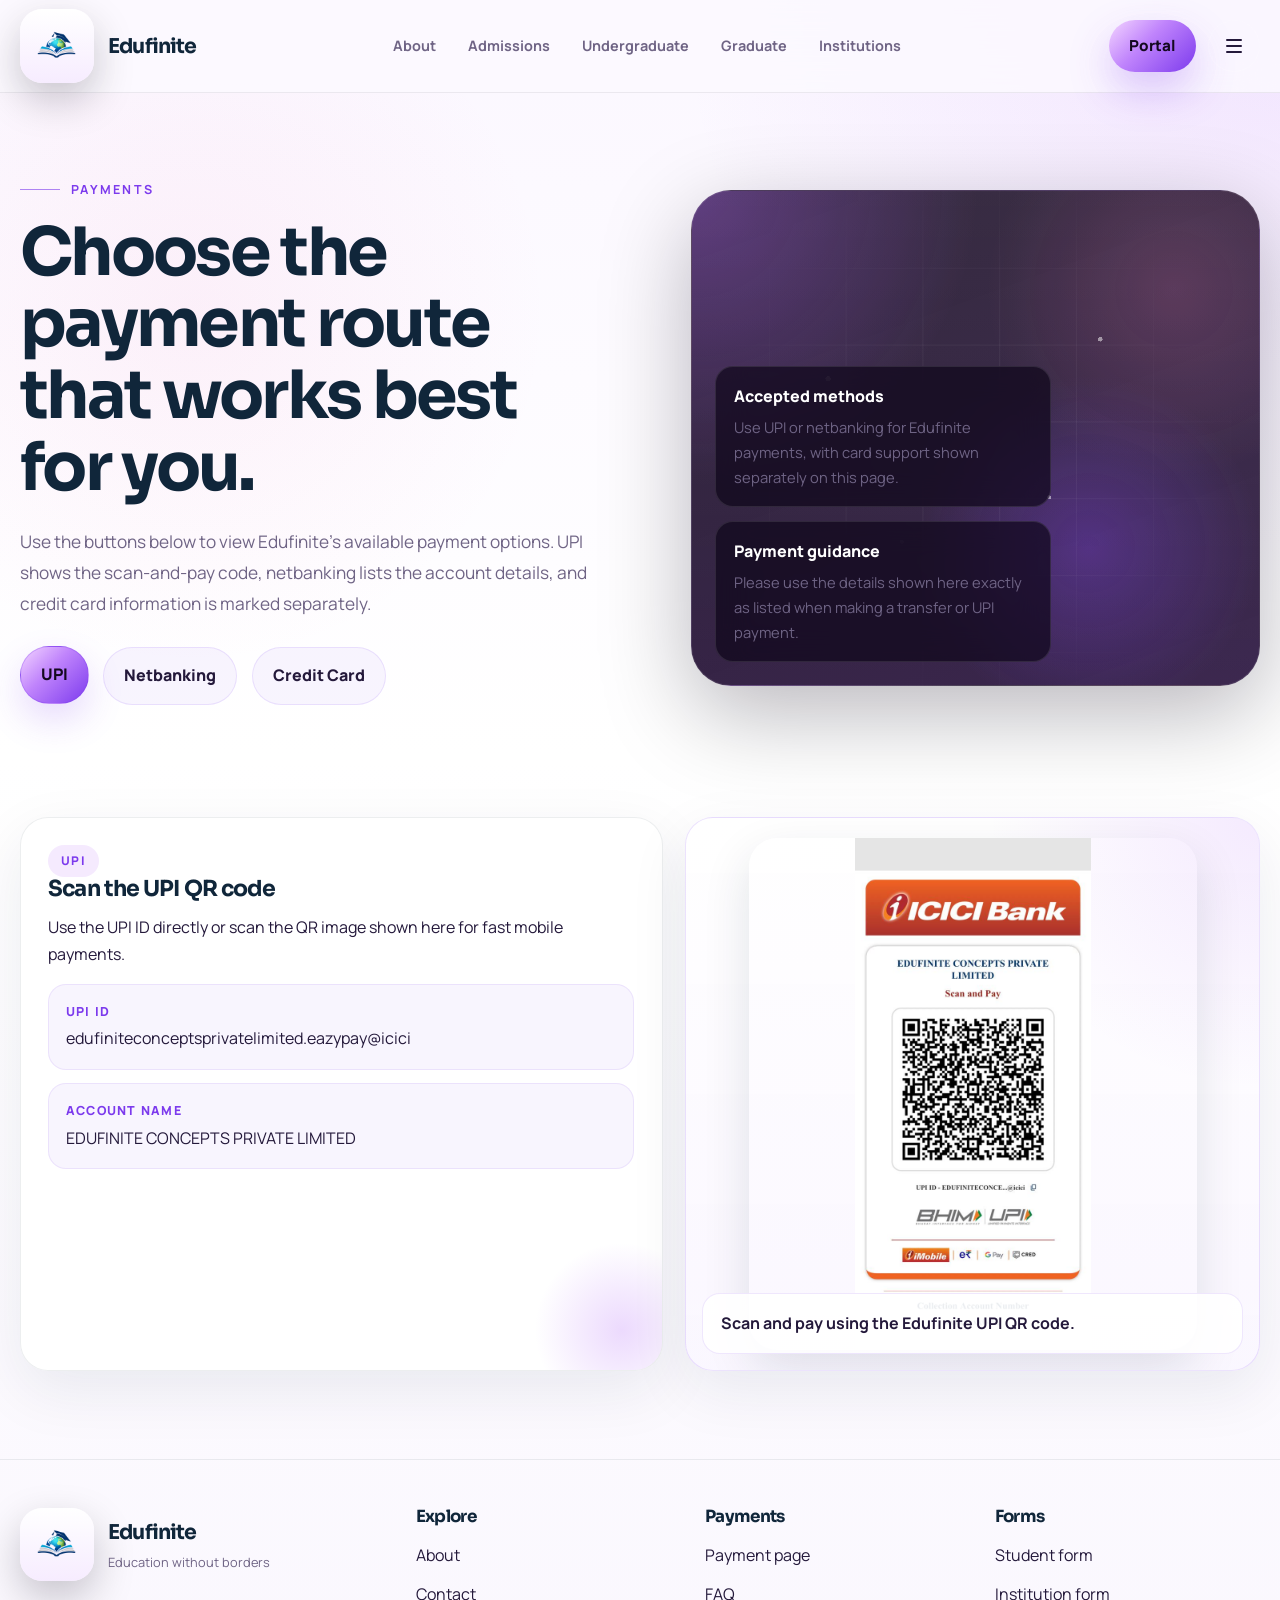
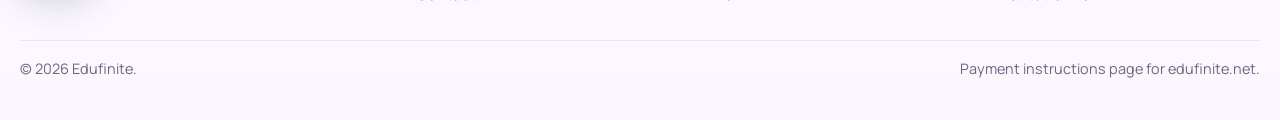
<file: payment.html>
<!DOCTYPE html>
<html lang="en">
<head>
  <meta charset="UTF-8">
  <meta name="viewport" content="width=device-width, initial-scale=1.0">
  <title>Payments | Edufinite</title>
  <meta name="description" content="View Edufinite's payment options for UPI, netbanking, and credit card payments.">
  <link rel="preconnect" href="https://fonts.googleapis.com">
  <link rel="preconnect" href="https://fonts.gstatic.com" crossorigin>
  <link href="https://fonts.googleapis.com/css2?family=Manrope:wght@400;500;700;800&family=Sora:wght@400;600;700;800&display=swap" rel="stylesheet">
  <link rel="stylesheet" href="assets/site.css">
</head>
<body class="page-light">
  <a class="skip-link" href="#main">Skip to content</a>
  <header class="site-header">
    <div class="shell nav-shell">
      <a class="brand" href="index.html">
        <span class="brand-mark"><img src="assets/logo-color-transparent.png" alt="Edufinite logo"></span>
        <span class="brand-text">
          <span class="brand-title">Edufinite</span>
          <span class="brand-subtitle">Education without borders</span>
        </span>
      </a>
      <nav class="nav-priority" aria-label="Quick links">
        <a href="about.html">About</a>
        <a href="admissions.html">Admissions</a>
        <a href="undergraduate.html">Undergraduate</a>
        <a href="graduate.html">Graduate</a>
        <a href="institutions.html">Institutions</a>
        <a href="payment.html">Payments</a>
        <a href="contact.html">Contact</a>
      </nav>
      <div class="header-actions">
        <a class="button portal-button" href="https://portal.edufinite.net">Portal</a>
        <button class="nav-toggle" type="button" aria-expanded="false" aria-label="Toggle navigation" data-nav-toggle><span class="nav-toggle-icon" aria-hidden="true"></span></button>
      </div>
      <div class="nav" data-nav>
        <nav aria-label="Primary">
          <ul class="nav-links">
            <li><a data-nav-link href="index.html">Home</a></li>
            <li><a data-nav-link href="about.html">About</a></li>
            <li><a data-nav-link href="admissions.html">Admissions</a></li>
            <li><a data-nav-link href="undergraduate.html">Undergraduate</a></li>
            <li><a data-nav-link href="graduate.html">Graduate</a></li>
            <li><a data-nav-link href="special-courses.html">Special Courses</a></li>
            <li><a data-nav-link href="institutions.html">Institutions</a></li>
            <li><a data-nav-link href="payment.html">Payments</a></li>
            <li><a data-nav-link href="process.html">Process</a></li>
            <li><a data-nav-link href="faq.html">FAQ</a></li>
            <li><a data-nav-link href="contact.html">Contact</a></li>
          </ul>
        </nav>
      </div>
    </div>
  </header>

  <main id="main">
    <section class="page-hero">
      <div class="shell page-intro">
        <div class="reveal">
          <div class="eyebrow">Payments</div>
          <h1>Choose the payment route that works best for you.</h1>
          <p>
            Use the buttons below to view Edufinite's available payment options. UPI shows the scan-and-pay code,
            netbanking lists the account details, and credit card information is marked separately.
          </p>
          <div class="payment-switch" data-payment-switch data-payment-default="payment-upi">
            <button class="payment-option" type="button" data-payment-target="payment-upi" aria-selected="true">UPI</button>
            <button class="payment-option" type="button" data-payment-target="payment-netbanking" aria-selected="false">Netbanking</button>
            <button class="payment-option" type="button" data-payment-target="payment-card" aria-selected="false">Credit Card</button>
          </div>
        </div>
        <div class="page-visual reveal">
          <div class="constellation"></div>
          <div class="hero-panel">
            <div class="mini-card">
              <div class="mini-title">Accepted methods</div>
              <div class="mini-copy">Use UPI or netbanking for Edufinite payments, with card support shown separately on this page.</div>
            </div>
            <div class="mini-card">
              <div class="mini-title">Payment guidance</div>
              <div class="mini-copy">Please use the details shown here exactly as listed when making a transfer or UPI payment.</div>
            </div>
          </div>
        </div>
      </div>
    </section>

    <section class="section">
      <div class="shell payment-panels">
        <section class="payment-panel is-active" id="payment-upi" data-payment-panel>
          <div class="payment-layout">
            <article class="portal-card payment-box reveal">
              <div class="mini-kicker">UPI</div>
              <h3>Scan the UPI QR code</h3>
              <p>
                Use the UPI ID directly or scan the QR image shown here for fast mobile payments.
              </p>
              <ul class="bank-grid">
                <li><span class="bank-label">UPI ID</span>edufiniteconceptsprivatelimited.eazypay@icici</li>
                <li><span class="bank-label">Account Name</span>EDUFINITE CONCEPTS PRIVATE LIMITED</li>
              </ul>
            </article>
            <div class="qr-preview reveal">
              <img class="qr-preview-image" src="assets/payment-upi-qr.jpeg" alt="Edufinite scan and pay UPI QR code">
              <div class="qr-preview-note">Scan and pay using the Edufinite UPI QR code.</div>
            </div>
          </div>
        </section>

        <section class="payment-panel" id="payment-netbanking" data-payment-panel hidden>
          <div class="payment-layout">
            <article class="portal-card payment-box reveal">
              <div class="mini-kicker">Netbanking</div>
              <h3>Bank transfer details</h3>
              <p>
                Use the account details below for direct bank transfer payments to Edufinite.
              </p>
              <div class="payment-placeholder">Please verify the account name and number before completing your transfer.</div>
            </article>
            <article class="portal-card payment-box reveal">
              <ul class="bank-grid">
                <li><span class="bank-label">Account Name</span>EDUFINITE CONCEPTS PRIVATE LIMITED</li>
                <li><span class="bank-label">Account Number</span>342405000492</li>
                <li><span class="bank-label">IFSC Code</span>ICIC0003424</li>
                <li><span class="bank-label">Type of Account</span>CURRENT ACCOUNT</li>
              </ul>
            </article>
          </div>
        </section>

        <section class="payment-panel" id="payment-card" data-payment-panel hidden>
          <div class="payment-layout">
            <article class="portal-card payment-box reveal">
              <div class="mini-kicker">Credit Card</div>
              <h3>Card payments are under construction</h3>
              <p>
                Credit card payments are not yet enabled on this page. Please use UPI or netbanking for now.
              </p>
              <div class="payment-placeholder">
                Under construction.
              </div>
            </article>
            <article class="portal-card payment-box reveal">
              <ul class="payment-list">
                <li>Available now: UPI and direct bank transfer</li>
                <li>Credit card payments will appear here once enabled</li>
                <li>Please use the payment details on this page for current transactions</li>
              </ul>
            </article>
          </div>
        </section>
      </div>
    </section>
  </main>

  <footer class="site-footer">
    <div class="shell">
      <div class="footer-grid">
        <div><a class="brand" href="index.html"><span class="brand-mark"><img src="assets/logo-color-transparent.png" alt="Edufinite logo"></span><span class="brand-text"><span class="brand-title">Edufinite</span><span class="brand-subtitle">Education without borders</span></span></a></div>
        <div><h3 class="footer-title">Explore</h3><ul class="footer-list"><li><a href="about.html">About</a></li><li><a href="contact.html">Contact</a></li></ul></div>
        <div><h3 class="footer-title">Payments</h3><ul class="footer-list"><li><a href="payment.html">Payment page</a></li><li><a href="faq.html">FAQ</a></li></ul></div>
        <div><h3 class="footer-title">Forms</h3><ul class="footer-list"><li><a href="student-form.html">Student form</a></li><li><a href="institution-form.html">Institution form</a></li></ul></div>
      </div>
      <div class="footer-bottom"><span>© 2026 Edufinite.</span><span>Payment instructions page for edufinite.net.</span></div>
    </div>
  </footer>
  <script src="assets/site.js"></script>
</body>
</html>
</file>
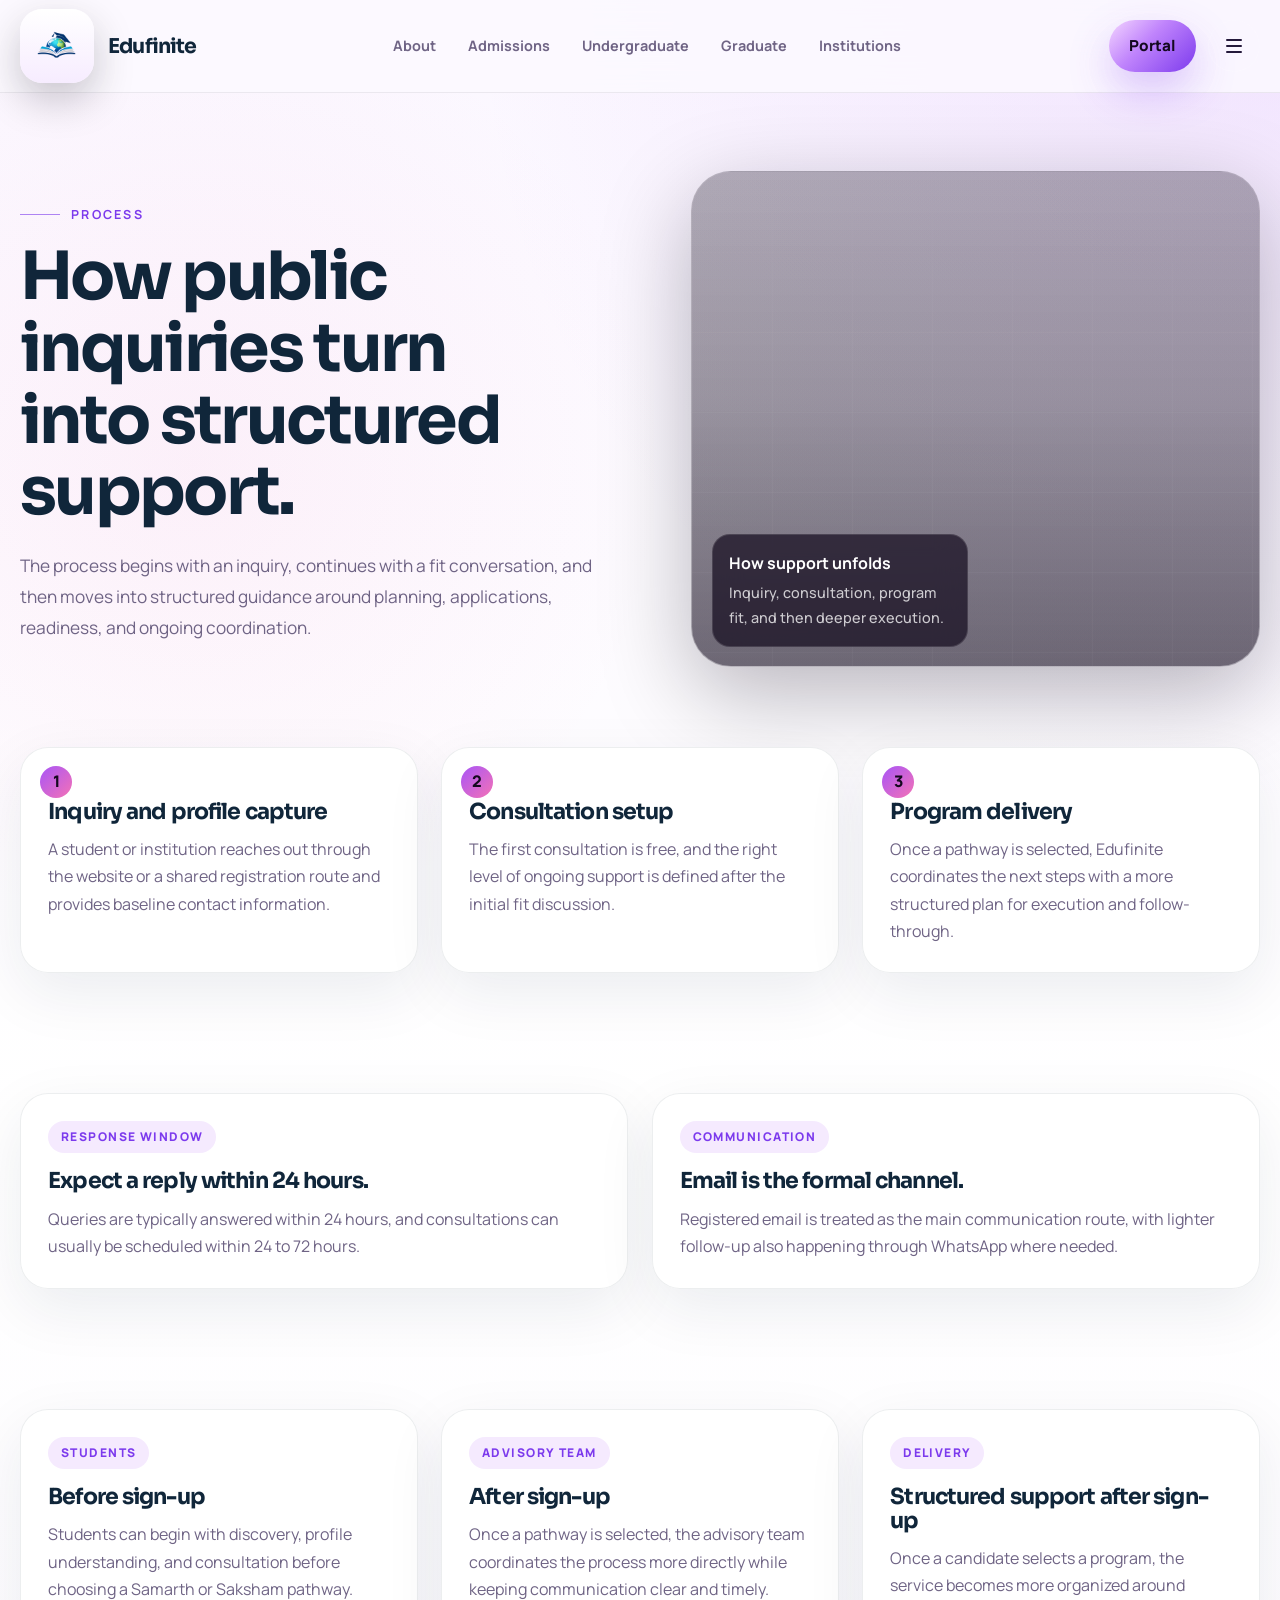
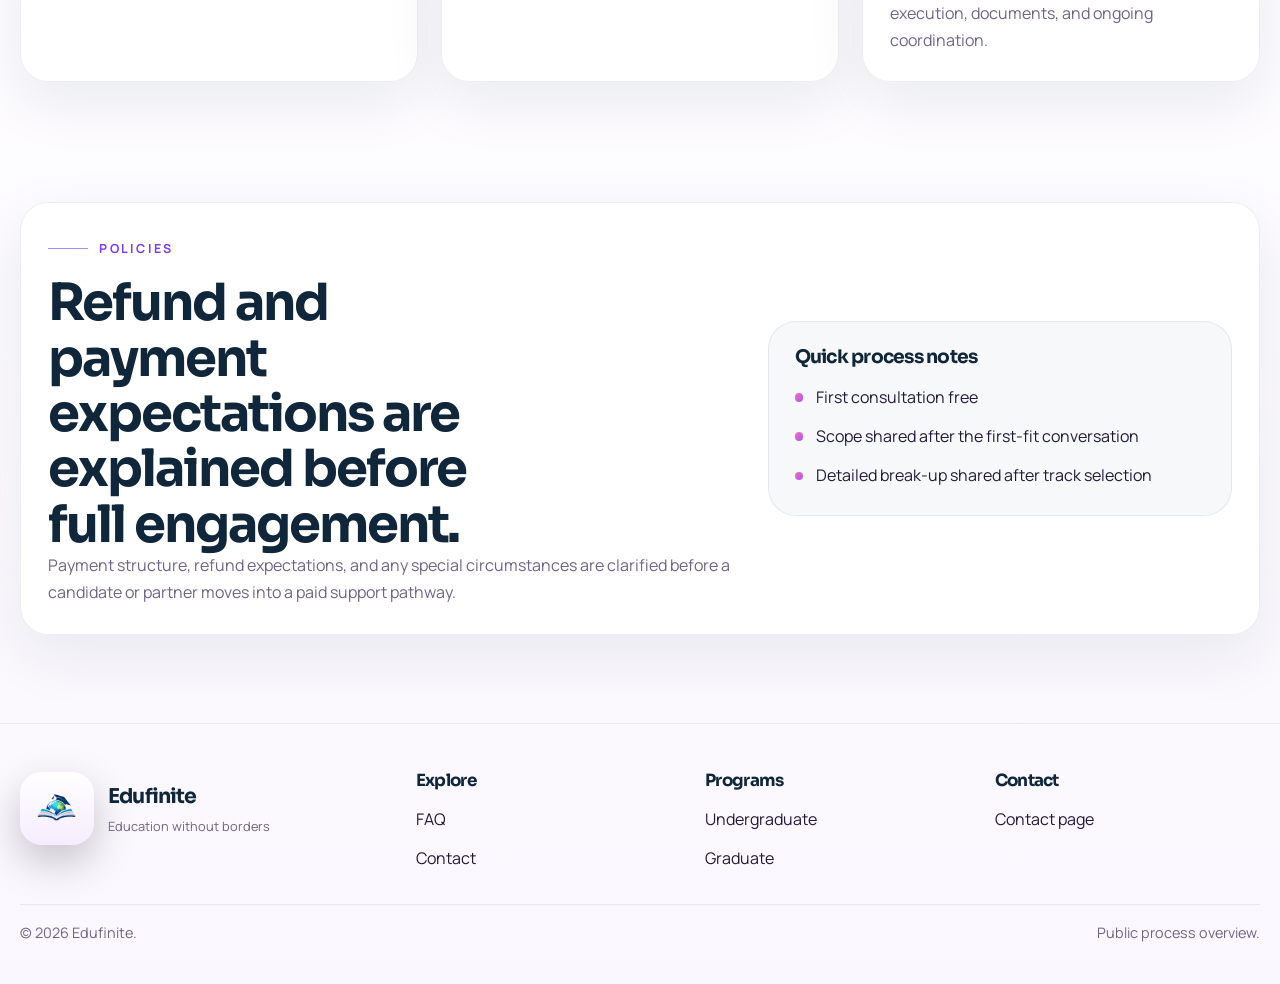
<file: process.html>
<!DOCTYPE html>
<html lang="en">
<head>
  <meta charset="UTF-8">
  <meta name="viewport" content="width=device-width, initial-scale=1.0">
  <title>Process | Edufinite</title>
  <meta name="description" content="Review Edufinite's consultation process, turnaround expectations, support flow, and operating model.">
  <link rel="preconnect" href="https://fonts.googleapis.com">
  <link rel="preconnect" href="https://fonts.gstatic.com" crossorigin>
  <link href="https://fonts.googleapis.com/css2?family=Manrope:wght@400;500;700;800&family=Sora:wght@400;600;700;800&display=swap" rel="stylesheet">
  <link rel="stylesheet" href="assets/site.css">
</head>
<body class="page-light">
  <a class="skip-link" href="#main">Skip to content</a>
  <header class="site-header">
    <div class="shell nav-shell">
      <a class="brand" href="index.html">
        <span class="brand-mark"><img src="assets/logo-color-transparent.png" alt="Edufinite logo"></span>
        <span class="brand-text">
          <span class="brand-title">Edufinite</span>
          <span class="brand-subtitle">Education without borders</span>
        </span>
      </a>
      <nav class="nav-priority" aria-label="Quick links">
        <a href="about.html">About</a>
        <a href="admissions.html">Admissions</a>
        <a href="undergraduate.html">Undergraduate</a>
        <a href="graduate.html">Graduate</a>
        <a href="institutions.html">Institutions</a>
        <a href="payment.html">Payments</a>
        <a href="contact.html">Contact</a>
      </nav>
      <div class="header-actions">
        <a class="button portal-button" href="https://portal.edufinite.net">Portal</a>
        <button class="nav-toggle" type="button" aria-expanded="false" aria-label="Toggle navigation" data-nav-toggle><span class="nav-toggle-icon" aria-hidden="true"></span></button>
      </div>
      <div class="nav" data-nav>
        <nav aria-label="Primary">
          <ul class="nav-links">
            <li><a data-nav-link href="index.html">Home</a></li>
            <li><a data-nav-link href="about.html">About</a></li>
            <li><a data-nav-link href="admissions.html">Admissions</a></li>
            <li><a data-nav-link href="undergraduate.html">Undergraduate</a></li>
            <li><a data-nav-link href="graduate.html">Graduate</a></li>
            <li><a data-nav-link href="special-courses.html">Special Courses</a></li>
            <li><a data-nav-link href="institutions.html">Institutions</a></li>
            <li><a data-nav-link href="payment.html">Payments</a></li>
            <li><a data-nav-link href="process.html">Process</a></li>
            <li><a data-nav-link href="faq.html">FAQ</a></li>
            <li><a data-nav-link href="contact.html">Contact</a></li>
          </ul>
        </nav>
      </div>
    </div>
  </header>

  <main id="main">
    <section class="page-hero">
      <div class="shell page-intro">
        <div class="reveal">
          <div class="eyebrow">Process</div>
          <h1>How public inquiries turn into structured support.</h1>
          <p>
            The process begins with an inquiry, continues with a fit conversation, and then moves into structured
            guidance around planning, applications, readiness, and ongoing coordination.
          </p>
        </div>
        <div class="page-visual photo-visual reveal" style="--photo-url:url('https://images.pexels.com/photos/6774149/pexels-photo-6774149.jpeg?cs=srgb&dl=pexels-kindelmedia-6774149.jpg&fm=jpg');"><div class="constellation"></div><div class="visual-label">How support unfolds<span>Inquiry, consultation, program fit, and then deeper execution.</span></div></div>
      </div>
    </section>

    <section class="section">
      <div class="shell timeline">
        <article class="timeline-card reveal">
          <div class="timeline-step">1</div>
          <h3>Inquiry and profile capture</h3>
          <p class="timeline-copy">A student or institution reaches out through the website or a shared registration route and provides baseline contact information.</p>
        </article>
        <article class="timeline-card reveal">
          <div class="timeline-step">2</div>
          <h3>Consultation setup</h3>
          <p class="timeline-copy">The first consultation is free, and the right level of ongoing support is defined after the initial fit discussion.</p>
        </article>
        <article class="timeline-card reveal">
          <div class="timeline-step">3</div>
          <h3>Program delivery</h3>
          <p class="timeline-copy">Once a pathway is selected, Edufinite coordinates the next steps with a more structured plan for execution and follow-through.</p>
        </article>
      </div>
    </section>

    <section class="section">
      <div class="shell split-grid">
        <article class="card reveal">
          <span class="kicker">Response window</span>
          <h3>Expect a reply within 24 hours.</h3>
          <p>Queries are typically answered within 24 hours, and consultations can usually be scheduled within 24 to 72 hours.</p>
        </article>
        <article class="card reveal">
          <span class="kicker">Communication</span>
          <h3>Email is the formal channel.</h3>
          <p>Registered email is treated as the main communication route, with lighter follow-up also happening through WhatsApp where needed.</p>
        </article>
      </div>
    </section>

    <section class="section">
      <div class="shell">
        <div class="grid-3">
          <article class="card reveal">
            <span class="kicker">Students</span>
            <h3>Before sign-up</h3>
            <p>Students can begin with discovery, profile understanding, and consultation before choosing a Samarth or Saksham pathway.</p>
          </article>
          <article class="card reveal">
            <span class="kicker">Advisory team</span>
            <h3>After sign-up</h3>
            <p>Once a pathway is selected, the advisory team coordinates the process more directly while keeping communication clear and timely.</p>
          </article>
          <article class="card reveal">
            <span class="kicker">Delivery</span>
            <h3>Structured support after sign-up</h3>
            <p>Once a candidate selects a program, the service becomes more organized around execution, documents, and ongoing coordination.</p>
          </article>
        </div>
      </div>
    </section>

    <section class="section">
      <div class="shell">
        <article class="callout reveal">
          <div>
            <div class="eyebrow">Policies</div>
            <h2 class="section-title">Refund and payment expectations are explained before full engagement.</h2>
            <p>
              Payment structure, refund expectations, and any special circumstances are clarified before a candidate
              or partner moves into a paid support pathway.
            </p>
          </div>
          <div class="split-card">
            <h3>Quick process notes</h3>
            <ul class="check-list">
              <li>First consultation free</li>
              <li>Scope shared after the first-fit conversation</li>
              <li>Detailed break-up shared after track selection</li>
            </ul>
          </div>
        </article>
      </div>
    </section>
  </main>

  <footer class="site-footer">
    <div class="shell">
      <div class="footer-grid">
        <div><a class="brand" href="index.html"><span class="brand-mark"><img src="assets/logo-color-transparent.png" alt="Edufinite logo"></span><span class="brand-text"><span class="brand-title">Edufinite</span><span class="brand-subtitle">Education without borders</span></span></a></div>
        <div><h3 class="footer-title">Explore</h3><ul class="footer-list"><li><a href="faq.html">FAQ</a></li><li><a href="contact.html">Contact</a></li></ul></div>
        <div><h3 class="footer-title">Programs</h3><ul class="footer-list"><li><a href="undergraduate.html">Undergraduate</a></li><li><a href="graduate.html">Graduate</a></li></ul></div>
        <div><h3 class="footer-title">Contact</h3><ul class="footer-list"><li><a href="contact.html">Contact page</a></li></ul></div>
      </div>
      <div class="footer-bottom"><span>© 2026 Edufinite.</span><span>Public process overview.</span></div>
    </div>
  </footer>
  <script src="assets/site.js"></script>
</body>
</html>
</file>
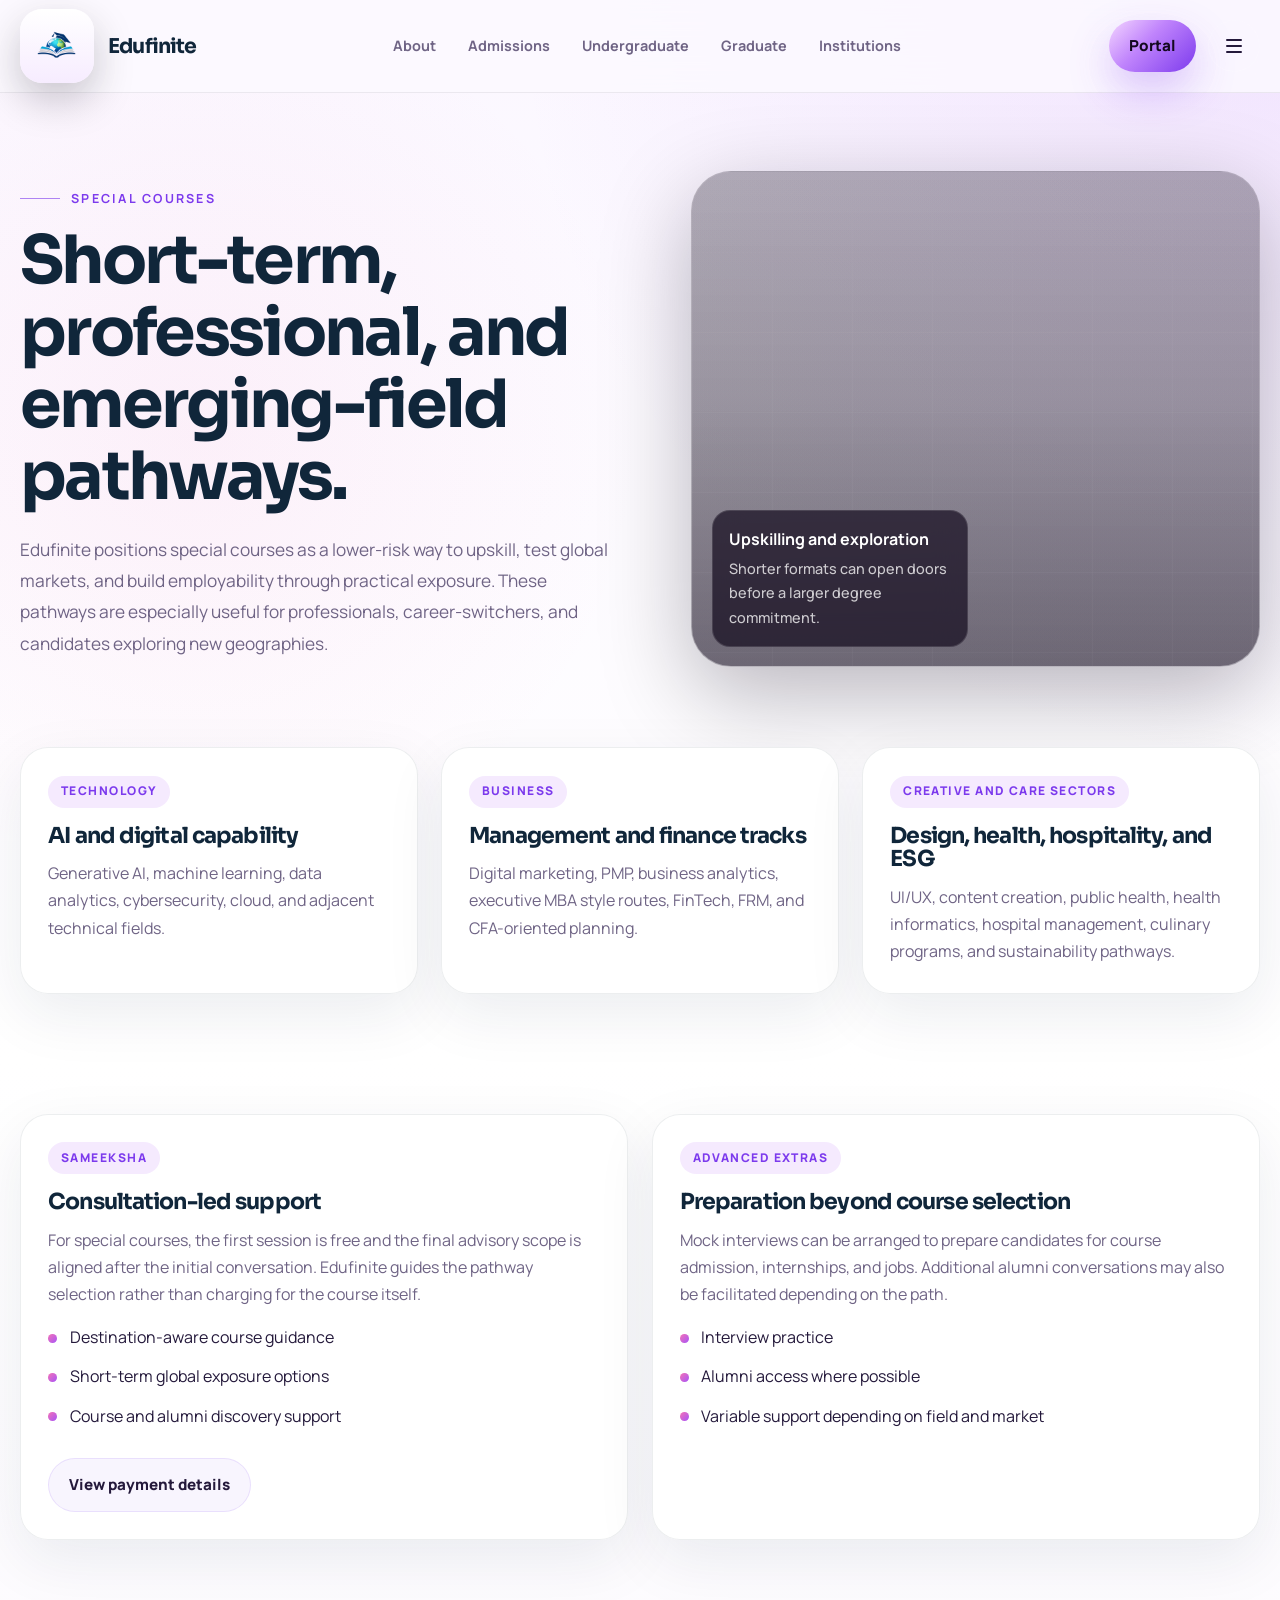
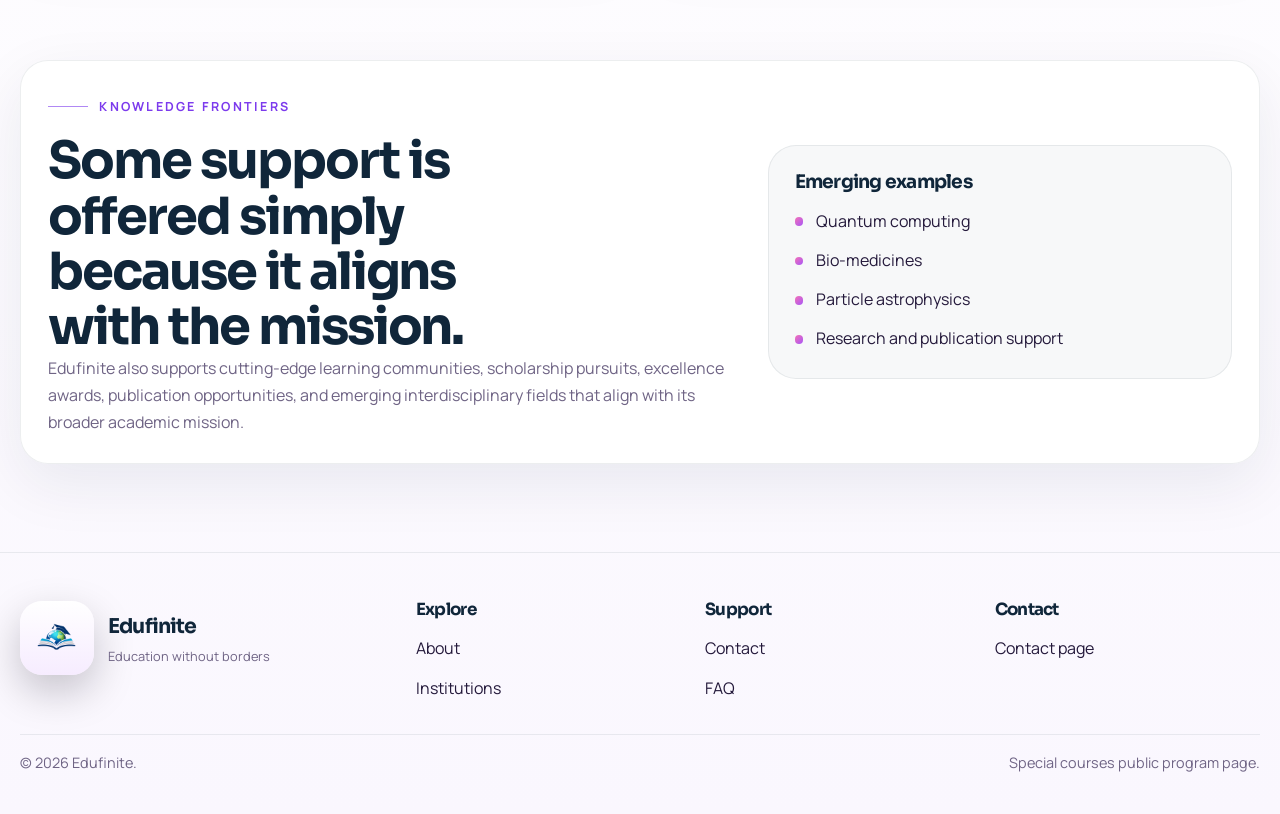
<file: special-courses.html>
<!DOCTYPE html>
<html lang="en">
<head>
  <meta charset="UTF-8">
  <meta name="viewport" content="width=device-width, initial-scale=1.0">
  <title>Special Courses | Edufinite</title>
  <meta name="description" content="Explore Edufinite's special courses, upskilling pathways, mock interview support, and advanced learning options.">
  <link rel="preconnect" href="https://fonts.googleapis.com">
  <link rel="preconnect" href="https://fonts.gstatic.com" crossorigin>
  <link href="https://fonts.googleapis.com/css2?family=Manrope:wght@400;500;700;800&family=Sora:wght@400;600;700;800&display=swap" rel="stylesheet">
  <link rel="stylesheet" href="assets/site.css">
</head>
<body class="page-light">
  <a class="skip-link" href="#main">Skip to content</a>
  <header class="site-header">
    <div class="shell nav-shell">
      <a class="brand" href="index.html">
        <span class="brand-mark"><img src="assets/logo-color-transparent.png" alt="Edufinite logo"></span>
        <span class="brand-text">
          <span class="brand-title">Edufinite</span>
          <span class="brand-subtitle">Education without borders</span>
        </span>
      </a>
      <nav class="nav-priority" aria-label="Quick links">
        <a href="about.html">About</a>
        <a href="admissions.html">Admissions</a>
        <a href="undergraduate.html">Undergraduate</a>
        <a href="graduate.html">Graduate</a>
        <a href="institutions.html">Institutions</a>
        <a href="payment.html">Payments</a>
        <a href="contact.html">Contact</a>
      </nav>
      <div class="header-actions">
        <a class="button portal-button" href="https://portal.edufinite.net">Portal</a>
        <button class="nav-toggle" type="button" aria-expanded="false" aria-label="Toggle navigation" data-nav-toggle><span class="nav-toggle-icon" aria-hidden="true"></span></button>
      </div>
      <div class="nav" data-nav>
        <nav aria-label="Primary">
          <ul class="nav-links">
            <li><a data-nav-link href="index.html">Home</a></li>
            <li><a data-nav-link href="about.html">About</a></li>
            <li><a data-nav-link href="admissions.html">Admissions</a></li>
            <li><a data-nav-link href="undergraduate.html">Undergraduate</a></li>
            <li><a data-nav-link href="graduate.html">Graduate</a></li>
            <li><a data-nav-link href="special-courses.html">Special Courses</a></li>
            <li><a data-nav-link href="institutions.html">Institutions</a></li>
            <li><a data-nav-link href="payment.html">Payments</a></li>
            <li><a data-nav-link href="process.html">Process</a></li>
            <li><a data-nav-link href="faq.html">FAQ</a></li>
            <li><a data-nav-link href="contact.html">Contact</a></li>
          </ul>
        </nav>
      </div>
    </div>
  </header>

  <main id="main">
    <section class="page-hero">
      <div class="shell page-intro">
        <div class="reveal">
          <div class="eyebrow">Special Courses</div>
          <h1>Short-term, professional, and emerging-field pathways.</h1>
          <p>
            Edufinite positions special courses as a lower-risk way to upskill, test global markets, and build
            employability through practical exposure. These pathways are especially useful for professionals,
            career-switchers, and candidates exploring new geographies.
          </p>
        </div>
        <div class="page-visual photo-visual reveal" style="--photo-url:url('https://images.pexels.com/photos/6283211/pexels-photo-6283211.jpeg?cs=srgb&dl=pexels-yaroslav-shuraev-6283211.jpg&fm=jpg');"><div class="constellation"></div><div class="visual-label">Upskilling and exploration<span>Shorter formats can open doors before a larger degree commitment.</span></div></div>
      </div>
    </section>

    <section class="section">
      <div class="shell grid-3">
        <article class="card reveal">
          <span class="kicker">Technology</span>
          <h3>AI and digital capability</h3>
          <p>Generative AI, machine learning, data analytics, cybersecurity, cloud, and adjacent technical fields.</p>
        </article>
        <article class="card reveal">
          <span class="kicker">Business</span>
          <h3>Management and finance tracks</h3>
          <p>Digital marketing, PMP, business analytics, executive MBA style routes, FinTech, FRM, and CFA-oriented planning.</p>
        </article>
        <article class="card reveal">
          <span class="kicker">Creative and care sectors</span>
          <h3>Design, health, hospitality, and ESG</h3>
          <p>UI/UX, content creation, public health, health informatics, hospital management, culinary programs, and sustainability pathways.</p>
        </article>
      </div>
    </section>

    <section class="section">
      <div class="shell split-grid">
        <article class="card reveal">
          <span class="kicker">Sameeksha</span>
          <h3>Consultation-led support</h3>
          <p>
            For special courses, the first session is free and the final advisory scope is aligned after the initial
            conversation. Edufinite guides the pathway selection rather than charging for the course itself.
          </p>
          <ul class="check-list">
            <li>Destination-aware course guidance</li>
            <li>Short-term global exposure options</li>
            <li>Course and alumni discovery support</li>
          </ul>
          <div class="button-row"><a class="button-secondary" href="payment.html">View payment details</a></div>
        </article>
        <article class="card reveal">
          <span class="kicker">Advanced extras</span>
          <h3>Preparation beyond course selection</h3>
          <p>
            Mock interviews can be arranged to prepare candidates for course admission, internships, and jobs.
            Additional alumni conversations may also be facilitated depending on the path.
          </p>
          <ul class="check-list">
            <li>Interview practice</li>
            <li>Alumni access where possible</li>
            <li>Variable support depending on field and market</li>
          </ul>
        </article>
      </div>
    </section>

    <section class="section">
      <div class="shell">
        <article class="callout reveal">
          <div>
            <div class="eyebrow">Knowledge Frontiers</div>
            <h2 class="section-title">Some support is offered simply because it aligns with the mission.</h2>
            <p>
              Edufinite also supports cutting-edge learning communities, scholarship pursuits, excellence awards,
              publication opportunities, and emerging interdisciplinary fields that align with its broader academic
              mission.
            </p>
          </div>
          <div class="split-card">
            <h3>Emerging examples</h3>
            <ul class="check-list">
              <li>Quantum computing</li>
              <li>Bio-medicines</li>
              <li>Particle astrophysics</li>
              <li>Research and publication support</li>
            </ul>
          </div>
        </article>
      </div>
    </section>
  </main>

  <footer class="site-footer">
    <div class="shell">
      <div class="footer-grid">
        <div><a class="brand" href="index.html"><span class="brand-mark"><img src="assets/logo-color-transparent.png" alt="Edufinite logo"></span><span class="brand-text"><span class="brand-title">Edufinite</span><span class="brand-subtitle">Education without borders</span></span></a></div>
        <div><h3 class="footer-title">Explore</h3><ul class="footer-list"><li><a href="about.html">About</a></li><li><a href="institutions.html">Institutions</a></li></ul></div>
        <div><h3 class="footer-title">Support</h3><ul class="footer-list"><li><a href="contact.html">Contact</a></li><li><a href="faq.html">FAQ</a></li></ul></div>
        <div><h3 class="footer-title">Contact</h3><ul class="footer-list"><li><a href="contact.html">Contact page</a></li></ul></div>
      </div>
      <div class="footer-bottom"><span>© 2026 Edufinite.</span><span>Special courses public program page.</span></div>
    </div>
  </footer>
  <script src="assets/site.js"></script>
</body>
</html>
</file>
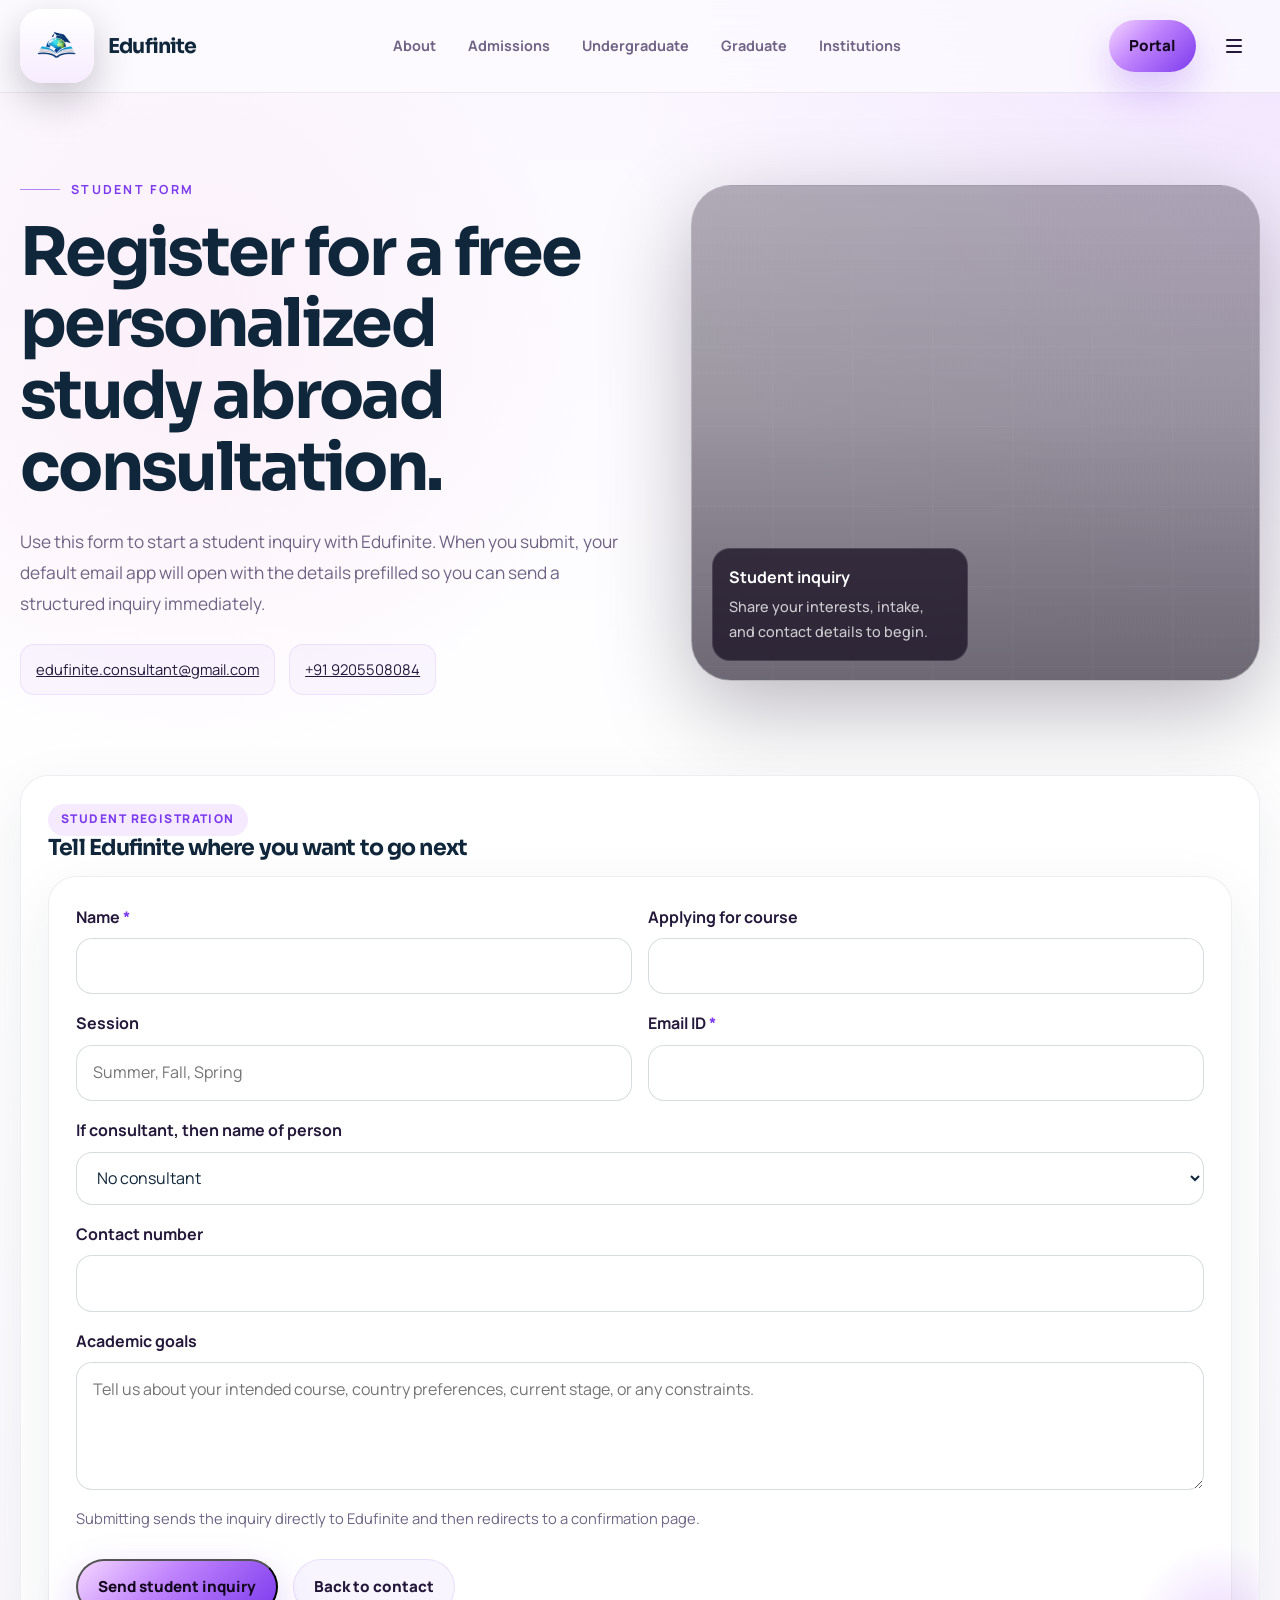
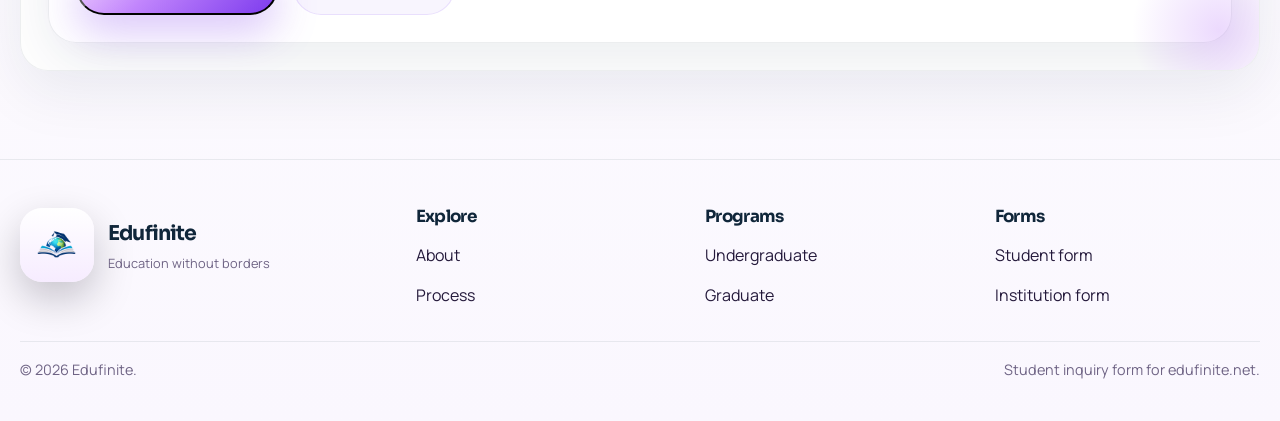
<file: student-form.html>
<!DOCTYPE html>
<html lang="en">
<head>
  <meta charset="UTF-8">
  <meta name="viewport" content="width=device-width, initial-scale=1.0">
  <title>Student Form | Edufinite</title>
  <meta name="description" content="Submit a student inquiry to Edufinite for study abroad, admissions, and upskilling support.">
  <link rel="preconnect" href="https://fonts.googleapis.com">
  <link rel="preconnect" href="https://fonts.gstatic.com" crossorigin>
  <link href="https://fonts.googleapis.com/css2?family=Manrope:wght@400;500;700;800&family=Sora:wght@400;600;700;800&display=swap" rel="stylesheet">
  <link rel="stylesheet" href="assets/site.css">
</head>
<body class="page-light">
  <a class="skip-link" href="#main">Skip to content</a>
  <header class="site-header">
    <div class="shell nav-shell">
      <a class="brand" href="index.html">
        <span class="brand-mark"><img src="assets/logo-color-transparent.png" alt="Edufinite logo"></span>
        <span class="brand-text">
          <span class="brand-title">Edufinite</span>
          <span class="brand-subtitle">Education without borders</span>
        </span>
      </a>
      <nav class="nav-priority" aria-label="Quick links">
        <a href="about.html">About</a>
        <a href="admissions.html">Admissions</a>
        <a href="undergraduate.html">Undergraduate</a>
        <a href="graduate.html">Graduate</a>
        <a href="institutions.html">Institutions</a>
        <a href="payment.html">Payments</a>
        <a href="contact.html">Contact</a>
      </nav>
      <div class="header-actions">
        <a class="button portal-button" href="https://portal.edufinite.net">Portal</a>
        <button class="nav-toggle" type="button" aria-expanded="false" aria-label="Toggle navigation" data-nav-toggle><span class="nav-toggle-icon" aria-hidden="true"></span></button>
      </div>
      <div class="nav" data-nav>
        <nav aria-label="Primary">
          <ul class="nav-links">
            <li><a data-nav-link href="index.html">Home</a></li>
            <li><a data-nav-link href="about.html">About</a></li>
            <li><a data-nav-link href="admissions.html">Admissions</a></li>
            <li><a data-nav-link href="undergraduate.html">Undergraduate</a></li>
            <li><a data-nav-link href="graduate.html">Graduate</a></li>
            <li><a data-nav-link href="special-courses.html">Special Courses</a></li>
            <li><a data-nav-link href="institutions.html">Institutions</a></li>
            <li><a data-nav-link href="payment.html">Payments</a></li>
            <li><a data-nav-link href="process.html">Process</a></li>
            <li><a data-nav-link href="faq.html">FAQ</a></li>
            <li><a data-nav-link href="contact.html">Contact</a></li>
          </ul>
        </nav>
      </div>
    </div>
  </header>

  <main id="main">
    <section class="page-hero">
      <div class="shell page-intro">
        <div class="reveal">
          <div class="eyebrow">Student form</div>
          <h1>Register for a free personalized study abroad consultation.</h1>
          <p>
            Use this form to start a student inquiry with Edufinite. When you submit, your default email app will
            open with the details prefilled so you can send a structured inquiry immediately.
          </p>
          <div class="info-strip">
            <span class="info-chip"><a href="mailto:edufinite.consultant@gmail.com">edufinite.consultant@gmail.com</a></span>
            <span class="info-chip"><a href="tel:+919205508084">+91 9205508084</a></span>
          </div>
        </div>
        <div class="page-visual photo-visual reveal" style="--photo-url:url('https://images.pexels.com/photos/5965527/pexels-photo-5965527.jpeg?cs=srgb&dl=pexels-charlotte-may-5965527.jpg&fm=jpg');"><div class="constellation"></div><div class="visual-label">Student inquiry<span>Share your interests, intake, and contact details to begin.</span></div></div>
      </div>
    </section>

    <section class="section">
      <div class="shell">
        <article class="portal-card reveal">
          <div class="mini-kicker">Student registration</div>
          <h3>Tell Edufinite where you want to go next</h3>
          <form action="https://formsubmit.co/edufinite.consultant@gmail.com" method="POST" class="form-panel" style="margin-top:1rem;">
            <input type="hidden" name="_subject" value="Edufinite Student Inquiry">
            <input type="hidden" name="_next" value="https://edufinite.net/thanks.html?form=student">
            <input type="hidden" name="_template" value="table">
            <input type="hidden" name="_url" value="https://edufinite.net/student-form.html">
            <input type="text" name="_honey" class="hp-field" tabindex="-1" autocomplete="off">
            <div class="form-grid">
              <div class="form-field"><label for="student-name">Name <span class="required-mark">*</span></label><input id="student-name" name="name" type="text" required></div>
              <div class="form-field"><label for="student-course">Applying for course</label><input id="student-course" name="Applying for course" type="text"></div>
              <div class="form-field"><label for="student-session">Session</label><input id="student-session" name="Session" type="text" placeholder="Summer, Fall, Spring"></div>
              <div class="form-field"><label for="student-email">Email ID <span class="required-mark">*</span></label><input id="student-email" name="email" type="email" required></div>
              <div class="form-field full">
                <label for="student-consultant">If consultant, then name of person</label>
                <select id="student-consultant" name="Consultant" data-consultant-select data-other-target="student-consultant-other">
                  <option value="No consultant">No consultant</option>
                  <option value="Priyanka">Priyanka</option>
                  <option value="Deepak">Deepak</option>
                  <option value="Vandana">Vandana</option>
                  <option value="Richa">Richa</option>
                  <option value="Sanjeev">Sanjeev</option>
                  <option value="Other">Other</option>
                </select>
              </div>
              <div class="form-field full is-hidden" id="student-consultant-other" data-other-field aria-hidden="true">
                <label for="student-consultant-other-input">If other, please type the name</label>
                <input id="student-consultant-other-input" name="Consultant (Other)" type="text" disabled>
              </div>
              <div class="form-field full"><label for="student-phone">Contact number</label><input id="student-phone" name="Contact number" type="tel"></div>
              <div class="form-field full"><label for="student-notes">Academic goals</label><textarea id="student-notes" name="Academic goals" placeholder="Tell us about your intended course, country preferences, current stage, or any constraints."></textarea></div>
            </div>
            <p class="form-note">Submitting sends the inquiry directly to Edufinite and then redirects to a confirmation page.</p>
            <div class="button-row"><button class="button" type="submit">Send student inquiry</button><a class="button-secondary" href="contact.html">Back to contact</a></div>
          </form>
        </article>
      </div>
    </section>
  </main>

  <footer class="site-footer">
    <div class="shell">
      <div class="footer-grid">
        <div><a class="brand" href="index.html"><span class="brand-mark"><img src="assets/logo-color-transparent.png" alt="Edufinite logo"></span><span class="brand-text"><span class="brand-title">Edufinite</span><span class="brand-subtitle">Education without borders</span></span></a></div>
        <div><h3 class="footer-title">Explore</h3><ul class="footer-list"><li><a href="about.html">About</a></li><li><a href="process.html">Process</a></li></ul></div>
        <div><h3 class="footer-title">Programs</h3><ul class="footer-list"><li><a href="undergraduate.html">Undergraduate</a></li><li><a href="graduate.html">Graduate</a></li></ul></div>
        <div><h3 class="footer-title">Forms</h3><ul class="footer-list"><li><a href="student-form.html">Student form</a></li><li><a href="institution-form.html">Institution form</a></li></ul></div>
      </div>
      <div class="footer-bottom"><span>© 2026 Edufinite.</span><span>Student inquiry form for edufinite.net.</span></div>
    </div>
  </footer>
  <script src="assets/site.js"></script>
</body>
</html>
</file>
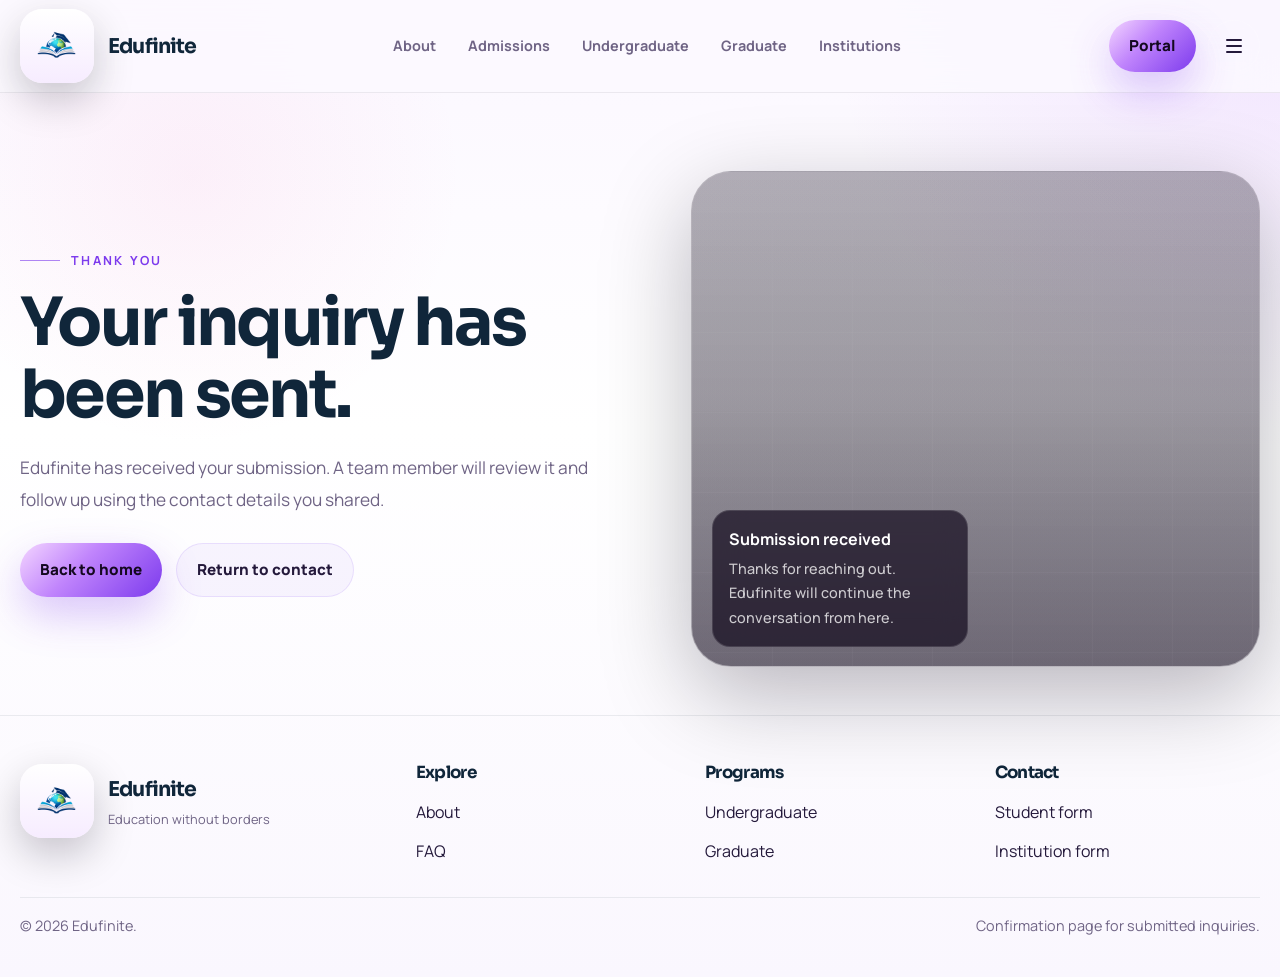
<file: thanks.html>
<!DOCTYPE html>
<html lang="en">
<head>
  <meta charset="UTF-8">
  <meta name="viewport" content="width=device-width, initial-scale=1.0">
  <title>Thank You | Edufinite</title>
  <meta name="description" content="Thanks for contacting Edufinite. Your inquiry has been submitted successfully.">
  <link rel="preconnect" href="https://fonts.googleapis.com">
  <link rel="preconnect" href="https://fonts.gstatic.com" crossorigin>
  <link href="https://fonts.googleapis.com/css2?family=Manrope:wght@400;500;700;800&family=Sora:wght@400;600;700;800&display=swap" rel="stylesheet">
  <link rel="stylesheet" href="assets/site.css">
</head>
<body class="page-light">
  <a class="skip-link" href="#main">Skip to content</a>
  <header class="site-header">
    <div class="shell nav-shell">
      <a class="brand" href="index.html">
        <span class="brand-mark"><img src="assets/logo-color-transparent.png" alt="Edufinite logo"></span>
        <span class="brand-text">
          <span class="brand-title">Edufinite</span>
          <span class="brand-subtitle">Education without borders</span>
        </span>
      </a>
      <nav class="nav-priority" aria-label="Quick links">
        <a href="about.html">About</a>
        <a href="admissions.html">Admissions</a>
        <a href="undergraduate.html">Undergraduate</a>
        <a href="graduate.html">Graduate</a>
        <a href="institutions.html">Institutions</a>
        <a href="payment.html">Payments</a>
        <a href="contact.html">Contact</a>
      </nav>
      <div class="header-actions">
        <a class="button portal-button" href="https://portal.edufinite.net">Portal</a>
        <button class="nav-toggle" type="button" aria-expanded="false" aria-label="Toggle navigation" data-nav-toggle><span class="nav-toggle-icon" aria-hidden="true"></span></button>
      </div>
      <div class="nav" data-nav>
        <nav aria-label="Primary">
          <ul class="nav-links">
            <li><a data-nav-link href="index.html">Home</a></li>
            <li><a data-nav-link href="about.html">About</a></li>
            <li><a data-nav-link href="admissions.html">Admissions</a></li>
            <li><a data-nav-link href="undergraduate.html">Undergraduate</a></li>
            <li><a data-nav-link href="graduate.html">Graduate</a></li>
            <li><a data-nav-link href="special-courses.html">Special Courses</a></li>
            <li><a data-nav-link href="institutions.html">Institutions</a></li>
            <li><a data-nav-link href="payment.html">Payments</a></li>
            <li><a data-nav-link href="process.html">Process</a></li>
            <li><a data-nav-link href="faq.html">FAQ</a></li>
            <li><a data-nav-link href="contact.html">Contact</a></li>
          </ul>
        </nav>
      </div>
    </div>
  </header>

  <main id="main">
    <section class="page-hero">
      <div class="shell page-intro">
        <div class="reveal">
          <div class="eyebrow">Thank you</div>
          <h1>Your inquiry has been sent.</h1>
          <p>
            Edufinite has received your submission. A team member will review it and follow up using the contact
            details you shared.
          </p>
          <div class="page-actions">
            <a class="button" href="index.html">Back to home</a>
            <a class="button-secondary" href="contact.html">Return to contact</a>
          </div>
        </div>
        <div class="page-visual photo-visual reveal" style="--photo-url:url('https://images.pexels.com/photos/3183197/pexels-photo-3183197.jpeg?cs=srgb&dl=pexels-fauxels-3183197.jpg&fm=jpg');"><div class="constellation"></div><div class="visual-label">Submission received<span>Thanks for reaching out. Edufinite will continue the conversation from here.</span></div></div>
      </div>
    </section>
  </main>

  <footer class="site-footer">
    <div class="shell">
      <div class="footer-grid">
        <div><a class="brand" href="index.html"><span class="brand-mark"><img src="assets/logo-color-transparent.png" alt="Edufinite logo"></span><span class="brand-text"><span class="brand-title">Edufinite</span><span class="brand-subtitle">Education without borders</span></span></a></div>
        <div><h3 class="footer-title">Explore</h3><ul class="footer-list"><li><a href="about.html">About</a></li><li><a href="faq.html">FAQ</a></li></ul></div>
        <div><h3 class="footer-title">Programs</h3><ul class="footer-list"><li><a href="undergraduate.html">Undergraduate</a></li><li><a href="graduate.html">Graduate</a></li></ul></div>
        <div><h3 class="footer-title">Contact</h3><ul class="footer-list"><li><a href="student-form.html">Student form</a></li><li><a href="institution-form.html">Institution form</a></li></ul></div>
      </div>
      <div class="footer-bottom"><span>© 2026 Edufinite.</span><span>Confirmation page for submitted inquiries.</span></div>
    </div>
  </footer>
  <script src="assets/site.js"></script>
</body>
</html>
</file>
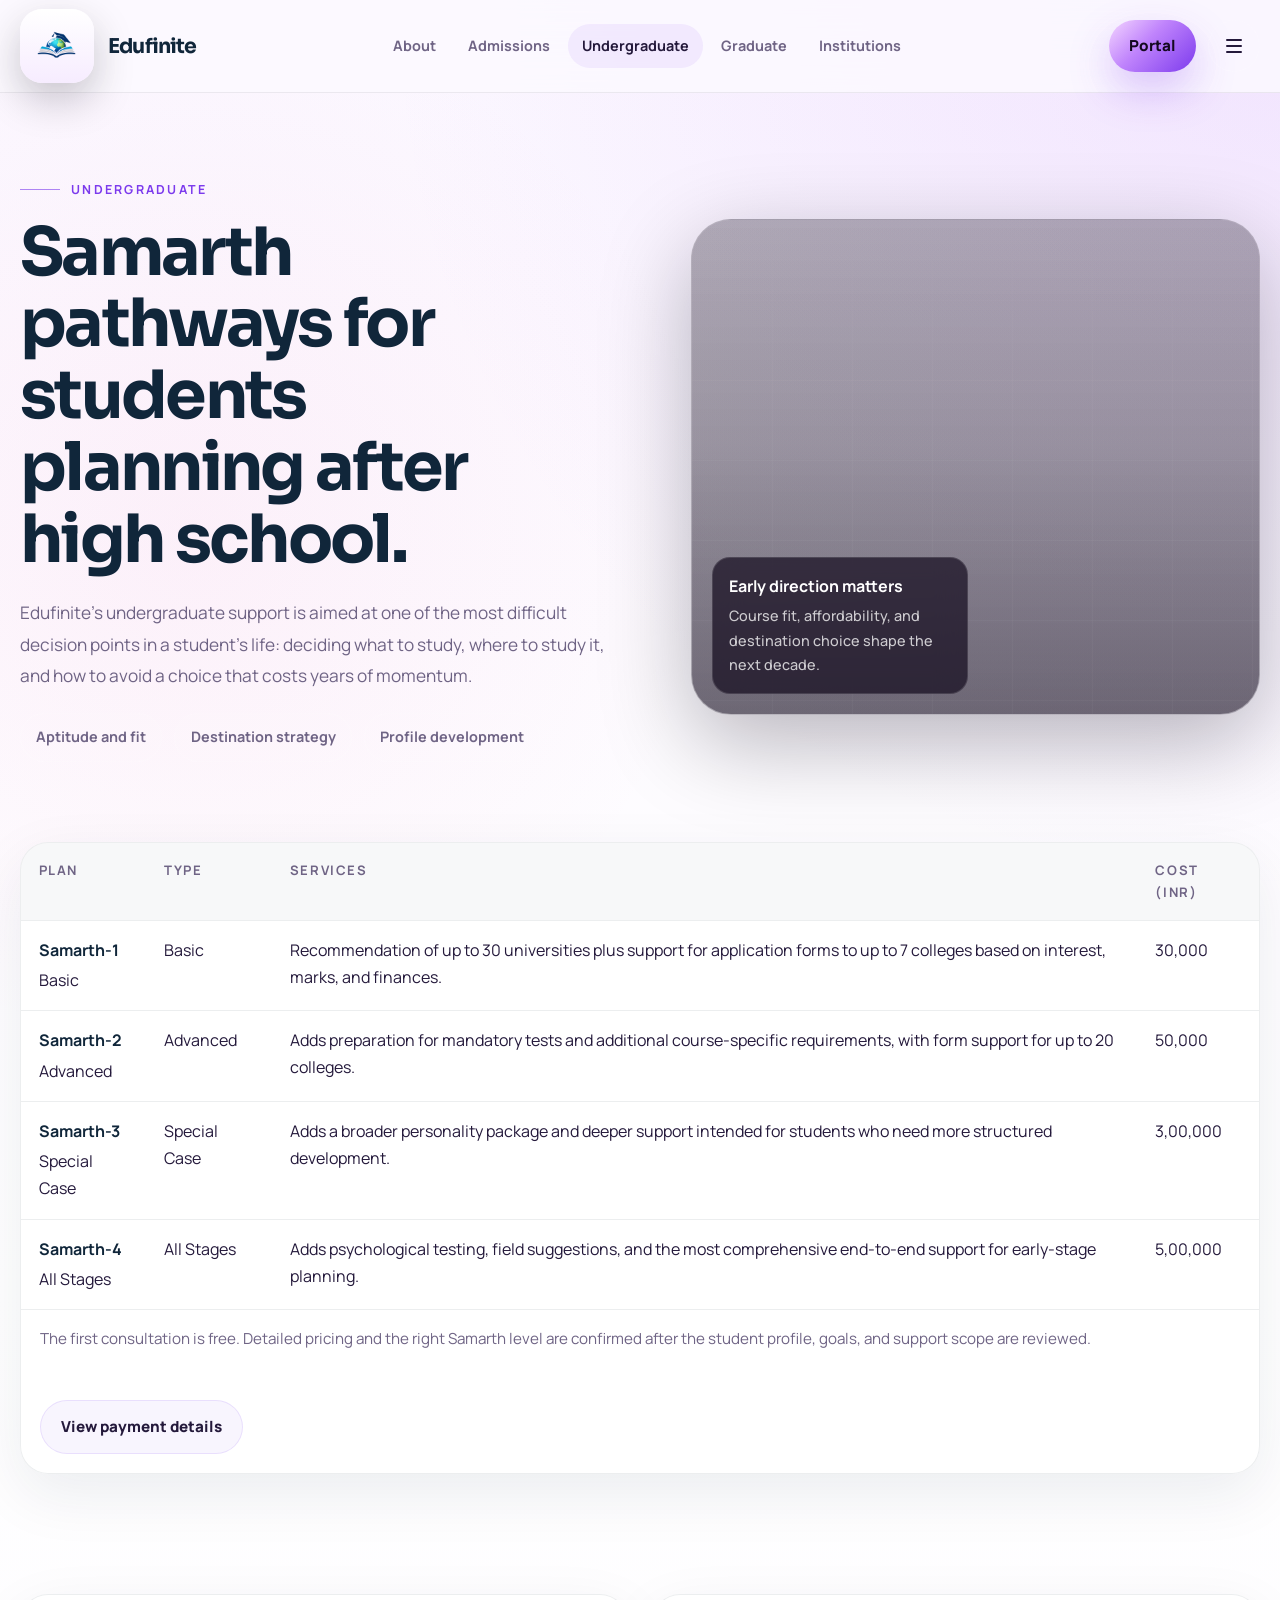
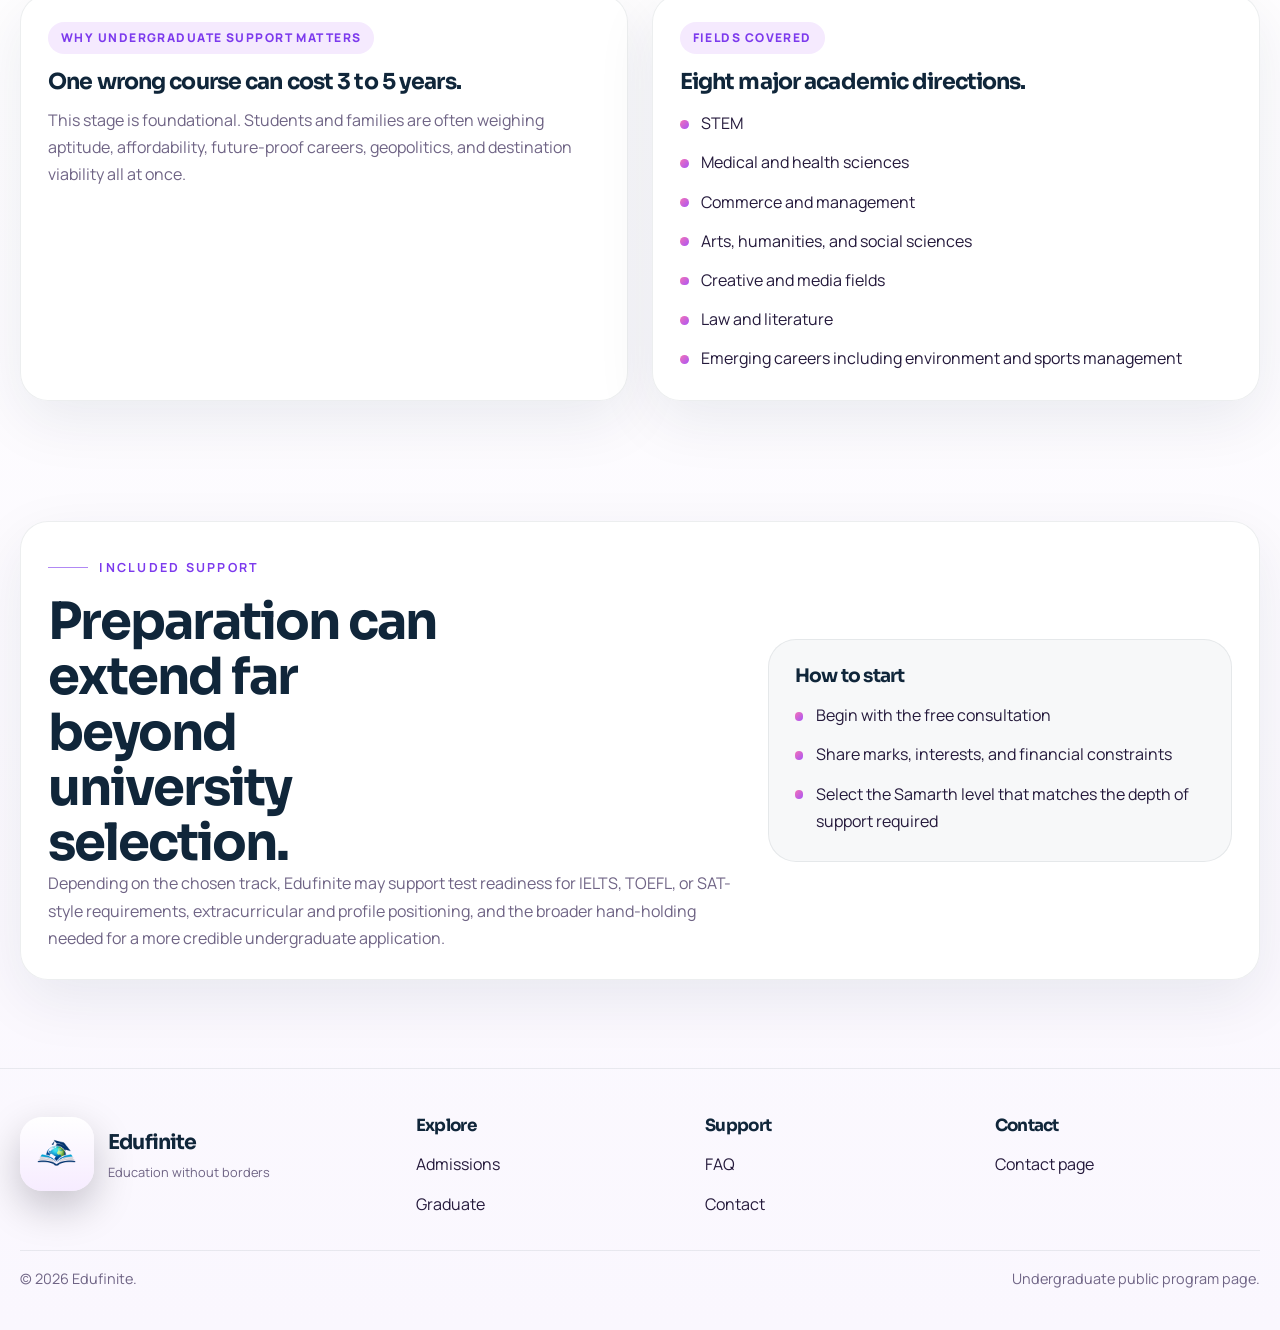
<file: undergraduate.html>
<!DOCTYPE html>
<html lang="en">
<head>
  <meta charset="UTF-8">
  <meta name="viewport" content="width=device-width, initial-scale=1.0">
  <title>Undergraduate | Edufinite</title>
  <meta name="description" content="Explore Edufinite's undergraduate advisory plans for students preparing after high school.">
  <link rel="preconnect" href="https://fonts.googleapis.com">
  <link rel="preconnect" href="https://fonts.gstatic.com" crossorigin>
  <link href="https://fonts.googleapis.com/css2?family=Manrope:wght@400;500;700;800&family=Sora:wght@400;600;700;800&display=swap" rel="stylesheet">
  <link rel="stylesheet" href="assets/site.css">
</head>
<body class="page-light">
  <a class="skip-link" href="#main">Skip to content</a>
  <header class="site-header">
    <div class="shell nav-shell">
      <a class="brand" href="index.html">
        <span class="brand-mark"><img src="assets/logo-color-transparent.png" alt="Edufinite logo"></span>
        <span class="brand-text">
          <span class="brand-title">Edufinite</span>
          <span class="brand-subtitle">Education without borders</span>
        </span>
      </a>
      <nav class="nav-priority" aria-label="Quick links">
        <a href="about.html">About</a>
        <a href="admissions.html">Admissions</a>
        <a href="undergraduate.html">Undergraduate</a>
        <a href="graduate.html">Graduate</a>
        <a href="institutions.html">Institutions</a>
        <a href="payment.html">Payments</a>
        <a href="contact.html">Contact</a>
      </nav>
      <div class="header-actions">
        <a class="button portal-button" href="https://portal.edufinite.net">Portal</a>
        <button class="nav-toggle" type="button" aria-expanded="false" aria-label="Toggle navigation" data-nav-toggle><span class="nav-toggle-icon" aria-hidden="true"></span></button>
      </div>
      <div class="nav" data-nav>
        <nav aria-label="Primary">
          <ul class="nav-links">
            <li><a data-nav-link href="index.html">Home</a></li>
            <li><a data-nav-link href="about.html">About</a></li>
            <li><a data-nav-link href="admissions.html">Admissions</a></li>
            <li><a data-nav-link href="undergraduate.html">Undergraduate</a></li>
            <li><a data-nav-link href="graduate.html">Graduate</a></li>
            <li><a data-nav-link href="special-courses.html">Special Courses</a></li>
            <li><a data-nav-link href="institutions.html">Institutions</a></li>
            <li><a data-nav-link href="payment.html">Payments</a></li>
            <li><a data-nav-link href="process.html">Process</a></li>
            <li><a data-nav-link href="faq.html">FAQ</a></li>
            <li><a data-nav-link href="contact.html">Contact</a></li>
          </ul>
        </nav>
      </div>
    </div>
  </header>

  <main id="main">
    <section class="page-hero">
      <div class="shell page-intro">
        <div class="reveal">
          <div class="eyebrow">Undergraduate</div>
          <h1>Samarth pathways for students planning after high school.</h1>
          <p>
            Edufinite's undergraduate support is aimed at one of the most difficult decision points in a student's
            life: deciding what to study, where to study it, and how to avoid a choice that costs years of momentum.
          </p>
          <div class="page-badges">
            <span class="pill">Aptitude and fit</span>
            <span class="pill">Destination strategy</span>
            <span class="pill">Profile development</span>
          </div>
        </div>
        <div class="page-visual photo-visual reveal" style="--photo-url:url('https://images.pexels.com/photos/7972533/pexels-photo-7972533.jpeg?cs=srgb&dl=pexels-george-pak-7972533.jpg&fm=jpg');">
          <div class="constellation"></div>
          <div class="visual-label">Early direction matters<span>Course fit, affordability, and destination choice shape the next decade.</span></div>
        </div>
      </div>
    </section>

    <section class="section">
      <div class="shell">
        <article class="table-wrap reveal">
          <table>
            <thead>
              <tr>
                <th>Plan</th>
                <th>Type</th>
                <th>Services</th>
                <th>Cost (INR)</th>
              </tr>
            </thead>
            <tbody>
              <tr>
                <td data-label="Plan"><strong>Samarth-1</strong>Basic</td>
                <td data-label="Type">Basic</td>
                <td data-label="Services">Recommendation of up to 30 universities plus support for application forms to up to 7 colleges based on interest, marks, and finances.</td>
                <td data-label="Cost">30,000</td>
              </tr>
              <tr>
                <td data-label="Plan"><strong>Samarth-2</strong>Advanced</td>
                <td data-label="Type">Advanced</td>
                <td data-label="Services">Adds preparation for mandatory tests and additional course-specific requirements, with form support for up to 20 colleges.</td>
                <td data-label="Cost">50,000</td>
              </tr>
              <tr>
                <td data-label="Plan"><strong>Samarth-3</strong>Special Case</td>
                <td data-label="Type">Special Case</td>
                <td data-label="Services">Adds a broader personality package and deeper support intended for students who need more structured development.</td>
                <td data-label="Cost">3,00,000</td>
              </tr>
              <tr>
                <td data-label="Plan"><strong>Samarth-4</strong>All Stages</td>
                <td data-label="Type">All Stages</td>
                <td data-label="Services">Adds psychological testing, field suggestions, and the most comprehensive end-to-end support for early-stage planning.</td>
                <td data-label="Cost">5,00,000</td>
              </tr>
            </tbody>
          </table>
          <div class="table-note">
            The first consultation is free. Detailed pricing and the right Samarth level are confirmed after the
            student profile, goals, and support scope are reviewed.
          </div>
          <div class="button-row" style="padding:0 1.2rem 1.2rem;">
            <a class="button-secondary" href="payment.html">View payment details</a>
          </div>
        </article>
      </div>
    </section>

    <section class="section">
      <div class="shell grid-2">
        <article class="card reveal">
          <span class="kicker">Why undergraduate support matters</span>
          <h3>One wrong course can cost 3 to 5 years.</h3>
          <p>
            This stage is foundational. Students and families are often weighing
            aptitude, affordability, future-proof careers, geopolitics, and destination viability all at once.
          </p>
        </article>
        <article class="card reveal">
          <span class="kicker">Fields covered</span>
          <h3>Eight major academic directions.</h3>
          <ul class="check-list">
            <li>STEM</li>
            <li>Medical and health sciences</li>
            <li>Commerce and management</li>
            <li>Arts, humanities, and social sciences</li>
            <li>Creative and media fields</li>
            <li>Law and literature</li>
            <li>Emerging careers including environment and sports management</li>
          </ul>
        </article>
      </div>
    </section>

    <section class="section">
      <div class="shell">
        <article class="callout reveal">
          <div>
            <div class="eyebrow">Included Support</div>
            <h2 class="section-title">Preparation can extend far beyond university selection.</h2>
            <p>
              Depending on the chosen track, Edufinite may support test readiness for IELTS, TOEFL, or SAT-style
              requirements, extracurricular and profile positioning, and the broader hand-holding needed for a more
              credible undergraduate application.
            </p>
          </div>
          <div class="split-card">
            <h3>How to start</h3>
            <ul class="check-list">
              <li>Begin with the free consultation</li>
              <li>Share marks, interests, and financial constraints</li>
              <li>Select the Samarth level that matches the depth of support required</li>
            </ul>
          </div>
        </article>
      </div>
    </section>
  </main>

  <footer class="site-footer">
    <div class="shell">
      <div class="footer-grid">
        <div><a class="brand" href="index.html"><span class="brand-mark"><img src="assets/logo-color-transparent.png" alt="Edufinite logo"></span><span class="brand-text"><span class="brand-title">Edufinite</span><span class="brand-subtitle">Education without borders</span></span></a></div>
        <div><h3 class="footer-title">Explore</h3><ul class="footer-list"><li><a href="admissions.html">Admissions</a></li><li><a href="graduate.html">Graduate</a></li></ul></div>
        <div><h3 class="footer-title">Support</h3><ul class="footer-list"><li><a href="faq.html">FAQ</a></li><li><a href="contact.html">Contact</a></li></ul></div>
        <div><h3 class="footer-title">Contact</h3><ul class="footer-list"><li><a href="contact.html">Contact page</a></li></ul></div>
      </div>
      <div class="footer-bottom"><span>© 2026 Edufinite.</span><span>Undergraduate public program page.</span></div>
    </div>
  </footer>
  <script src="assets/site.js"></script>
</body>
</html>
</file>
<file: assets/site.css>
:root {
  --bg: #0d071b;
  --bg-elevated: #190d32;
  --bg-deep: #070311;
  --surface: rgba(255, 255, 255, 0.08);
  --surface-strong: rgba(255, 255, 255, 0.12);
  --line: rgba(255, 255, 255, 0.12);
  --line-strong: rgba(168, 85, 247, 0.34);
  --text: #f5efff;
  --muted: #bfb4d8;
  --heading: #ffffff;
  --accent: #a855f7;
  --accent-strong: #7c3aed;
  --accent-soft: #f3e8ff;
  --support: #f472b6;
  --support-soft: #fde7f3;
  --paper: #fcf9ff;
  --paper-line: #e3dbf0;
  --paper-text: #24193b;
  --paper-muted: #6f6485;
  --shadow: 0 28px 90px rgba(8, 3, 18, 0.28);
  --radius-sm: 18px;
  --radius: 28px;
  --radius-lg: 40px;
  --max-width: 1240px;
}

*,
*::before,
*::after {
  box-sizing: border-box;
}

html {
  scroll-behavior: smooth;
}

body {
  margin: 0;
  font-family: "Manrope", -apple-system, BlinkMacSystemFont, "Segoe UI", sans-serif;
  color: var(--text);
  background:
    radial-gradient(circle at top right, rgba(168, 85, 247, 0.18), transparent 30%),
    radial-gradient(circle at 10% 16%, rgba(244, 114, 182, 0.12), transparent 24%),
    radial-gradient(circle at 75% 78%, rgba(124, 58, 237, 0.16), transparent 26%),
    linear-gradient(180deg, #12091f 0%, #0f081c 40%, #150b23 100%);
  min-height: 100vh;
  line-height: 1.7;
  font-size: 16px;
  overflow-x: hidden;
}

body.page-light {
  color: var(--paper-text);
  background:
    radial-gradient(circle at top right, rgba(168, 85, 247, 0.12), transparent 28%),
    radial-gradient(circle at 15% 18%, rgba(244, 114, 182, 0.08), transparent 20%),
    linear-gradient(180deg, #fbf7ff 0%, #ffffff 44%, #faf7fe 100%);
}

img {
  max-width: 100%;
  display: block;
}

a {
  color: inherit;
}

button,
input,
textarea,
select {
  font: inherit;
}

.shell {
  width: min(calc(100% - 2.5rem), var(--max-width));
  margin: 0 auto;
}

.eyebrow {
  display: inline-flex;
  align-items: center;
  gap: 0.7rem;
  margin-bottom: 1rem;
  color: var(--accent-soft);
  font-size: 0.78rem;
  font-weight: 700;
  letter-spacing: 0.18em;
  text-transform: uppercase;
}

.page-light .eyebrow {
  color: var(--accent-strong);
}

.eyebrow::before {
  content: "";
  width: 2.5rem;
  height: 1px;
  background: currentColor;
  opacity: 0.6;
}

h1,
h2,
h3,
h4 {
  margin: 0;
  font-family: "Sora", "Manrope", sans-serif;
  color: var(--heading);
  letter-spacing: -0.04em;
  line-height: 1.08;
}

.page-light h1,
.page-light h2,
.page-light h3,
.page-light h4 {
  color: #10263a;
}

p {
  margin: 0;
}

.muted,
.lede,
.section-copy,
.card p,
.list-muted li,
.table-note,
.footer-copy,
.metric-label,
.mini-copy,
.page-intro p,
.faq-list p,
.quote-meta,
.timeline-copy,
.form-note,
.kicker-copy,
.callout p,
.split-copy p {
  color: var(--muted);
}

.page-light .muted,
.page-light .lede,
.page-light .section-copy,
.page-light .card p,
.page-light .list-muted li,
.page-light .table-note,
.page-light .footer-copy,
.page-light .metric-label,
.page-light .mini-copy,
.page-light .page-intro p,
.page-light .faq-list p,
.page-light .quote-meta,
.page-light .timeline-copy,
.page-light .form-note,
.page-light .kicker-copy,
.page-light .callout p,
.page-light .split-copy p {
  color: var(--paper-muted);
}

.skip-link {
  position: absolute;
  left: 1rem;
  top: -10rem;
  padding: 0.85rem 1rem;
  border-radius: 999px;
  background: var(--accent);
  color: #03131f;
  font-weight: 700;
  z-index: 200;
}

.skip-link:focus {
  top: 1rem;
}

.site-header {
  position: sticky;
  top: 0;
  z-index: 120;
  backdrop-filter: blur(18px);
  background: rgba(12, 5, 22, 0.74);
  border-bottom: 1px solid rgba(255, 255, 255, 0.08);
}

.page-light .site-header {
  background: rgba(252, 249, 255, 0.84);
  border-bottom-color: rgba(36, 25, 59, 0.08);
}

.nav-shell {
  display: flex;
  align-items: center;
  justify-content: space-between;
  gap: 1.75rem;
  min-height: 5.75rem;
}

.brand {
  display: inline-flex;
  align-items: center;
  gap: 0.9rem;
  text-decoration: none;
}

.brand-mark {
  width: 4.6rem;
  height: 4.6rem;
  padding: 0.2rem;
  border-radius: 22px;
  background: linear-gradient(180deg, rgba(255, 255, 255, 0.96), rgba(246, 235, 255, 0.92));
  box-shadow: 0 16px 40px rgba(8, 3, 18, 0.22);
  display: grid;
  place-items: center;
  flex-shrink: 0;
}

.brand-mark img {
  width: 100%;
  height: 100%;
  object-fit: contain;
}

.brand-text {
  display: grid;
  gap: 0.12rem;
}

.brand-title {
  font-family: "Sora", "Manrope", sans-serif;
  font-weight: 700;
  color: var(--heading);
  font-size: 1.28rem;
  letter-spacing: -0.04em;
}

.page-light .brand-title {
  color: #10263a;
}

.brand-subtitle {
  font-size: 0.8rem;
  color: var(--muted);
}

.site-header .brand-subtitle {
  display: none;
}

.page-light .brand-subtitle {
  color: var(--paper-muted);
}

.nav-toggle {
  display: none;
  width: 3.25rem;
  height: 3.25rem;
  padding: 0;
  border-radius: 999px;
  border: 1px solid var(--line);
  background: transparent;
  color: inherit;
  align-items: center;
  justify-content: center;
  font-size: 0;
  flex-shrink: 0;
}

.header-actions {
  display: flex;
  align-items: center;
  gap: 0.75rem;
  margin-left: auto;
  flex-shrink: 0;
}

.portal-button {
  white-space: nowrap;
}

.nav-toggle-icon {
  position: relative;
  display: block;
  width: 1rem;
  height: 2px;
  border-radius: 999px;
  background: currentColor;
}

.nav-toggle-icon::before,
.nav-toggle-icon::after {
  content: "";
  position: absolute;
  left: 0;
  width: 1rem;
  height: 2px;
  border-radius: 999px;
  background: currentColor;
}

.nav-toggle-icon::before {
  top: -6px;
}

.nav-toggle-icon::after {
  top: 6px;
}

.nav-priority {
  display: none;
  align-items: center;
  gap: 0.25rem;
  margin-left: auto;
  margin-right: 0.75rem;
}

.nav-priority a {
  display: inline-flex;
  align-items: center;
  min-height: 2.75rem;
  padding: 0 0.88rem;
  border-radius: 999px;
  text-decoration: none;
  color: var(--muted);
  font-size: 0.9rem;
  font-weight: 700;
  transition: color 0.2s ease, background 0.2s ease;
}

.page-light .nav-priority a {
  color: var(--paper-muted);
}

.nav-priority a:hover,
.nav-priority a[aria-current="page"] {
  color: var(--heading);
  background: rgba(255, 255, 255, 0.08);
}

.page-light .nav-priority a:hover,
.page-light .nav-priority a[aria-current="page"] {
  color: #24193b;
  background: rgba(124, 58, 237, 0.08);
}

.nav {
  display: flex;
  align-items: center;
  gap: 1rem;
  margin-left: auto;
}

.nav-links {
  display: flex;
  align-items: center;
  gap: 0.25rem;
  margin: 0;
  padding: 0;
  list-style: none;
}

.nav-links a {
  display: inline-flex;
  align-items: center;
  min-height: 2.85rem;
  padding: 0 0.82rem;
  border-radius: 999px;
  text-decoration: none;
  color: var(--muted);
  font-size: 0.9rem;
  font-weight: 700;
  transition: color 0.2s ease, background 0.2s ease;
}

.page-light .nav-links a {
  color: var(--paper-muted);
}

.nav-links a:hover,
.nav-links a[aria-current="page"] {
  color: var(--heading);
  background: rgba(255, 255, 255, 0.08);
}

.page-light .nav-links a:hover,
.page-light .nav-links a[aria-current="page"] {
  color: #10263a;
  background: rgba(16, 38, 58, 0.06);
}

.nav-actions {
  display: flex;
  align-items: center;
  gap: 0.85rem;
}

.button,
.button-secondary,
.button-ghost {
  display: inline-flex;
  align-items: center;
  justify-content: center;
  gap: 0.55rem;
  min-height: 3.2rem;
  padding: 0.82rem 1.25rem;
  border-radius: 999px;
  text-decoration: none;
  font-size: 0.95rem;
  font-weight: 800;
  transition: transform 0.2s ease, box-shadow 0.2s ease, border-color 0.2s ease, background 0.2s ease;
}

.button:hover,
.button-secondary:hover,
.button-ghost:hover {
  transform: translateY(-1px);
}

.button {
  color: #14081f;
  background: linear-gradient(135deg, #f4d6ff 0%, #c084fc 42%, #7c3aed 100%);
  box-shadow: 0 18px 42px rgba(124, 58, 237, 0.28);
}

.button-secondary {
  color: var(--heading);
  background: rgba(255, 255, 255, 0.1);
  border: 1px solid var(--line);
}

.page-light .button-secondary {
  color: #24193b;
  background: rgba(124, 58, 237, 0.05);
  border-color: rgba(124, 58, 237, 0.12);
}

.button-ghost {
  color: var(--text);
  border: 1px dashed rgba(255, 255, 255, 0.18);
}

.page-light .button-ghost {
  color: #10263a;
  border-color: rgba(16, 38, 58, 0.18);
}

.button.disabled {
  pointer-events: none;
  opacity: 0.72;
}

main {
  display: block;
}

.hero {
  position: relative;
  overflow: hidden;
  padding: 6.35rem 0 5.2rem;
}

.hero-grid {
  display: grid;
  grid-template-columns: minmax(0, 1.02fr) minmax(360px, 0.98fr);
  gap: 3rem;
  align-items: center;
}

.hero-copy h1 {
  font-size: clamp(3.45rem, 6vw, 6.1rem);
  max-width: 10.5ch;
}

.hero-copy .lede {
  max-width: 56ch;
  margin-top: 1.45rem;
  font-size: 1.14rem;
  line-height: 1.78;
}

.hero-actions,
.page-actions,
.button-row {
  display: flex;
  flex-wrap: wrap;
  gap: 0.9rem;
  margin-top: 1.75rem;
}

.hero-meta {
  margin-top: 2rem;
}

.hero-meta-card {
  text-decoration: none;
  display: block;
  min-height: 100%;
  position: relative;
  cursor: pointer;
  border-color: rgba(255, 255, 255, 0.14);
  box-shadow:
    0 22px 56px rgba(8, 3, 18, 0.28),
    0 0 0 1px rgba(255, 255, 255, 0.02) inset;
  transition: transform 0.2s ease, border-color 0.2s ease, background 0.2s ease, box-shadow 0.2s ease;
}

.hero-meta-card::after {
  content: "";
  position: absolute;
  left: 10%;
  right: 10%;
  bottom: -16px;
  height: 24px;
  border-radius: 999px;
  background: radial-gradient(circle, rgba(124, 58, 237, 0.28) 0%, rgba(124, 58, 237, 0) 72%);
  filter: blur(10px);
  opacity: 0.85;
  pointer-events: none;
}

.hero-meta-card:hover {
  transform: translateY(-5px);
  border-color: rgba(192, 132, 252, 0.42);
  box-shadow:
    0 30px 72px rgba(20, 8, 31, 0.34),
    0 0 0 1px rgba(212, 170, 255, 0.08) inset;
}

.hero-meta-card-title {
  display: block;
  color: var(--heading);
  font-family: "Sora", "Manrope", sans-serif;
  font-size: 1.32rem;
  font-weight: 700;
  line-height: 1.2;
  letter-spacing: -0.03em;
  margin-bottom: 0.8rem;
}

.hero-meta-card-copy {
  display: block;
  color: var(--muted);
  font-size: 1rem;
  line-height: 1.7;
}

.pill {
  display: inline-flex;
  align-items: center;
  gap: 0.5rem;
  padding: 0.7rem 0.95rem;
  border-radius: 999px;
  background: rgba(255, 255, 255, 0.09);
  color: var(--muted);
  font-size: 0.9rem;
  font-weight: 700;
  border: 1px solid rgba(255, 255, 255, 0.08);
}

.page-light .hero-meta-card {
  box-shadow:
    0 22px 56px rgba(16, 38, 58, 0.1),
    0 0 0 1px rgba(124, 58, 237, 0.03) inset;
}

.page-light .hero-meta-card-title {
  color: #10263a;
}

.page-light .hero-meta-card-copy,
.page-light .pill {
  color: var(--paper-muted);
}

.page-light .hero-meta-card:hover {
  border-color: rgba(124, 58, 237, 0.22);
  box-shadow:
    0 28px 68px rgba(68, 33, 121, 0.14),
    0 0 0 1px rgba(124, 58, 237, 0.06) inset;
}

.hero-visual,
.page-visual {
  position: relative;
  min-height: 31rem;
}

.constellation {
  position: absolute;
  inset: 0;
  border-radius: var(--radius-lg);
  background:
    linear-gradient(180deg, rgba(255, 255, 255, 0.1), rgba(255, 255, 255, 0.04)),
    radial-gradient(circle at top left, rgba(168, 85, 247, 0.36), transparent 38%),
    radial-gradient(circle at 85% 20%, rgba(244, 114, 182, 0.18), transparent 30%),
    radial-gradient(circle at 70% 72%, rgba(124, 58, 237, 0.34), transparent 32%),
    linear-gradient(160deg, rgba(20, 8, 31, 0.96), rgba(40, 18, 61, 0.94));
  border: 1px solid rgba(255, 255, 255, 0.1);
  box-shadow: var(--shadow);
  overflow: hidden;
}

.constellation::before,
.constellation::after {
  content: "";
  position: absolute;
  inset: 0;
}

.constellation::before {
  background-image:
    linear-gradient(rgba(255, 255, 255, 0.06) 1px, transparent 1px),
    linear-gradient(90deg, rgba(255, 255, 255, 0.06) 1px, transparent 1px);
  background-size: 4.8rem 4.8rem;
  mask-image: radial-gradient(circle at center, #000 20%, transparent 78%);
}

.constellation::after {
  background:
    radial-gradient(circle at 24% 38%, rgba(255, 255, 255, 0.8) 0 0.16rem, transparent 0.17rem),
    radial-gradient(circle at 72% 30%, rgba(255, 255, 255, 0.7) 0 0.14rem, transparent 0.15rem),
    radial-gradient(circle at 63% 62%, rgba(255, 255, 255, 0.7) 0 0.12rem, transparent 0.13rem),
    radial-gradient(circle at 37% 71%, rgba(255, 255, 255, 0.7) 0 0.12rem, transparent 0.13rem);
  opacity: 0.7;
}

.hero-panel {
  position: absolute;
  inset: auto 1.5rem 1.5rem;
  display: grid;
  gap: 0.9rem;
  max-width: 21rem;
}

.mini-card {
  padding: 1rem 1.15rem;
  border-radius: 18px;
  background: rgba(15, 7, 26, 0.7);
  border: 1px solid rgba(255, 255, 255, 0.1);
  backdrop-filter: blur(16px);
}

.mini-title {
  color: var(--heading);
  font-weight: 800;
  margin-bottom: 0.3rem;
}

.mini-copy {
  font-size: 0.92rem;
}

.page-hero {
  padding: 4.9rem 0 3rem;
}

.page-intro {
  display: grid;
  grid-template-columns: minmax(0, 1.05fr) minmax(320px, 0.95fr);
  gap: 2.6rem;
  align-items: center;
}

.page-intro h1 {
  font-size: clamp(3rem, 5.2vw, 5rem);
  max-width: 11ch;
}

.page-intro p {
  margin-top: 1.35rem;
  max-width: 55ch;
  font-size: 1.08rem;
  line-height: 1.8;
}

.page-badges {
  display: flex;
  flex-wrap: wrap;
  gap: 0.75rem;
  margin-top: 1.4rem;
}

.visual-orb {
  position: absolute;
  border-radius: 50%;
  filter: blur(1px);
  opacity: 0.95;
}

.visual-orb.one {
  width: 12rem;
  height: 12rem;
  top: 2rem;
  right: 2rem;
  background: radial-gradient(circle, rgba(168, 85, 247, 0.75) 0%, rgba(168, 85, 247, 0.06) 70%);
}

.visual-orb.two {
  width: 10rem;
  height: 10rem;
  bottom: 3rem;
  left: 2rem;
  background: radial-gradient(circle, rgba(244, 114, 182, 0.52) 0%, rgba(244, 114, 182, 0.04) 72%);
}

.visual-orb.three {
  width: 16rem;
  height: 16rem;
  bottom: -2rem;
  right: 28%;
  background: radial-gradient(circle, rgba(124, 58, 237, 0.6) 0%, rgba(124, 58, 237, 0.05) 74%);
}

.section {
  padding: 2rem 0 5.5rem;
}

.section-header {
  display: flex;
  justify-content: space-between;
  align-items: end;
  gap: 2rem;
  margin-bottom: 2.2rem;
}

.section-title {
  font-size: clamp(2.2rem, 4vw, 3.65rem);
  max-width: 11ch;
}

.section-copy {
  max-width: 58ch;
  font-size: 1.03rem;
  line-height: 1.78;
}

.grid-2,
.grid-3,
.grid-4,
.metrics,
.quote-grid,
.timeline,
.split-grid,
.card-grid,
.feature-grid {
  display: grid;
  gap: 1.45rem;
}

.grid-2,
.split-grid {
  grid-template-columns: repeat(2, minmax(0, 1fr));
}

.grid-3,
.card-grid {
  grid-template-columns: repeat(3, minmax(0, 1fr));
}

.grid-4,
.metrics {
  grid-template-columns: repeat(4, minmax(0, 1fr));
}

.feature-grid {
  grid-template-columns: repeat(3, minmax(0, 1fr));
}

.quote-grid {
  grid-template-columns: repeat(3, minmax(0, 1fr));
}

.timeline {
  grid-template-columns: repeat(3, minmax(0, 1fr));
}

.card,
.metric,
.quote,
.timeline-card,
.table-wrap,
.callout,
.portal-card,
.faq-card,
.form-panel {
  border-radius: var(--radius);
  background: linear-gradient(180deg, rgba(255, 255, 255, 0.1), rgba(255, 255, 255, 0.05));
  border: 1px solid var(--line);
  box-shadow: var(--shadow);
}

.page-light .card,
.page-light .metric,
.page-light .quote,
.page-light .timeline-card,
.page-light .table-wrap,
.page-light .callout,
.page-light .portal-card,
.page-light .faq-card,
.page-light .form-panel {
  background: rgba(255, 255, 255, 0.92);
  border-color: rgba(16, 38, 58, 0.08);
  box-shadow: 0 20px 60px rgba(16, 38, 58, 0.08);
}

.card,
.quote,
.timeline-card,
.callout,
.portal-card,
.faq-card,
.form-panel {
  padding: 1.7rem;
}

.card h3,
.quote h3,
.timeline-card h3,
.portal-card h3,
.faq-card h3,
.form-panel h3 {
  margin-bottom: 0.8rem;
  font-size: 1.38rem;
}

.card .kicker,
.mini-kicker,
.table-kicker {
  display: inline-flex;
  align-items: center;
  min-height: 2rem;
  padding: 0 0.8rem;
  border-radius: 999px;
  background: rgba(168, 85, 247, 0.12);
  color: var(--accent-soft);
  font-size: 0.75rem;
  font-weight: 800;
  letter-spacing: 0.12em;
  text-transform: uppercase;
}

.page-light .card .kicker,
.page-light .mini-kicker,
.page-light .table-kicker {
  color: var(--accent-strong);
  background: rgba(168, 85, 247, 0.12);
}

.card h3 {
  margin-top: 1rem;
}

.list,
.check-list,
.footer-list {
  margin: 1rem 0 0;
  padding: 0;
  list-style: none;
  display: grid;
  gap: 0.75rem;
}

.check-list li {
  position: relative;
  padding-left: 1.35rem;
}

.check-list li::before {
  content: "";
  position: absolute;
  left: 0;
  top: 0.6rem;
  width: 0.55rem;
  height: 0.55rem;
  border-radius: 50%;
  background: linear-gradient(135deg, var(--support), var(--accent));
}

.metric {
  padding: 1.35rem;
}

.metric-value {
  font-family: "Sora", "Manrope", sans-serif;
  font-size: clamp(1.7rem, 4vw, 2.8rem);
  color: var(--heading);
  margin-bottom: 0.35rem;
}

.page-light .metric-value {
  color: #10263a;
}

.quote {
  min-height: 100%;
}

.quote-mark {
  font-family: "Sora", sans-serif;
  font-size: 2.8rem;
  line-height: 1;
  color: rgba(168, 85, 247, 0.45);
  margin-bottom: 0.4rem;
}

.quote p {
  color: var(--heading);
  font-size: 1.02rem;
}

.page-light .quote p {
  color: #10263a;
}

.quote-meta {
  margin-top: 1rem;
  font-size: 0.92rem;
}

.table-wrap {
  overflow: hidden;
}

table {
  width: 100%;
  border-collapse: collapse;
}

thead {
  background: rgba(255, 255, 255, 0.04);
}

.page-light thead {
  background: rgba(16, 38, 58, 0.03);
}

th,
td {
  padding: 1rem 1.1rem;
  text-align: left;
  vertical-align: top;
  border-bottom: 1px solid rgba(255, 255, 255, 0.08);
}

.page-light th,
.page-light td {
  border-bottom-color: rgba(16, 38, 58, 0.08);
}

th {
  font-size: 0.82rem;
  text-transform: uppercase;
  letter-spacing: 0.12em;
  color: var(--muted);
}

.page-light th {
  color: var(--paper-muted);
}

td strong {
  display: block;
  color: var(--heading);
  margin-bottom: 0.2rem;
}

.page-light td strong {
  color: #10263a;
}

.table-note {
  padding: 1rem 1.2rem 1.25rem;
  font-size: 0.95rem;
}

.timeline-card {
  position: relative;
  padding-top: 3.2rem;
}

.timeline-step {
  position: absolute;
  top: 1.1rem;
  left: 1.2rem;
  width: 2rem;
  height: 2rem;
  display: grid;
  place-items: center;
  border-radius: 50%;
  background: linear-gradient(135deg, var(--accent), var(--support));
  color: #14081f;
  font-weight: 900;
}

.timeline-copy {
  margin-top: 0.7rem;
}

.split-card {
  padding: 1.6rem;
  border-radius: var(--radius);
  border: 1px solid var(--line);
  background: rgba(255, 255, 255, 0.06);
}

.page-light .split-card {
  border-color: rgba(16, 38, 58, 0.08);
  background: rgba(16, 38, 58, 0.03);
}

.split-card h3 {
  margin-bottom: 0.8rem;
}

.callout {
  display: grid;
  grid-template-columns: minmax(0, 1.2fr) minmax(280px, 0.8fr);
  gap: 1.5rem;
  align-items: center;
}

.callout strong {
  color: var(--heading);
}

.page-light .callout strong {
  color: #10263a;
}

.portal-grid {
  display: grid;
  grid-template-columns: repeat(2, minmax(0, 1fr));
  gap: 1.2rem;
}

.route-grid {
  display: grid;
  grid-template-columns: repeat(auto-fit, minmax(280px, 1fr));
  gap: 1.2rem;
}

.route-card {
  position: relative;
  overflow: hidden;
  display: flex;
  flex-direction: column;
  justify-content: space-between;
  min-height: 19rem;
  padding: 2rem;
  border-radius: var(--radius-lg);
  text-decoration: none;
  background:
    radial-gradient(circle at top right, rgba(168, 85, 247, 0.18), transparent 28%),
    linear-gradient(180deg, rgba(255, 255, 255, 0.96), rgba(246, 238, 255, 0.94));
  border: 1px solid rgba(124, 58, 237, 0.12);
  box-shadow: 0 20px 60px rgba(16, 38, 58, 0.08);
  transition: transform 0.2s ease, border-color 0.2s ease, box-shadow 0.2s ease;
}

.route-card:hover {
  transform: translateY(-2px);
  border-color: rgba(124, 58, 237, 0.28);
  box-shadow: 0 24px 70px rgba(68, 33, 121, 0.12);
}

.route-card::after {
  content: "";
  position: absolute;
  inset: auto -3rem -3rem auto;
  width: 11rem;
  height: 11rem;
  border-radius: 50%;
  background: radial-gradient(circle, rgba(168, 85, 247, 0.18) 0%, transparent 70%);
}

.route-title {
  color: #10263a;
  font-size: clamp(1.9rem, 3vw, 2.8rem);
}

.route-copy {
  margin-top: 0.9rem;
  max-width: 28rem;
  color: var(--paper-muted);
  font-size: 1rem;
  line-height: 1.75;
}

.route-meta {
  display: inline-flex;
  align-items: center;
  justify-content: center;
  width: fit-content;
  min-height: 3.1rem;
  margin-top: 1.6rem;
  padding: 0.75rem 1.15rem;
  border-radius: 999px;
  background: rgba(124, 58, 237, 0.08);
  border: 1px solid rgba(124, 58, 237, 0.12);
  color: #24193b;
  font-weight: 800;
}

.payment-switch {
  display: flex;
  flex-wrap: wrap;
  gap: 0.9rem;
  margin-top: 1.75rem;
}

.payment-option {
  display: inline-flex;
  align-items: center;
  justify-content: center;
  min-height: 3.4rem;
  padding: 0.9rem 1.25rem;
  border-radius: 999px;
  border: 1px solid rgba(124, 58, 237, 0.12);
  background: rgba(124, 58, 237, 0.05);
  color: #24193b;
  font-weight: 800;
  cursor: pointer;
  transition: transform 0.2s ease, border-color 0.2s ease, background 0.2s ease, box-shadow 0.2s ease;
}

.payment-option:hover,
.payment-option.is-active {
  transform: translateY(-1px);
  background: linear-gradient(135deg, #f4d6ff 0%, #c084fc 42%, #7c3aed 100%);
  color: #14081f;
  border-color: rgba(124, 58, 237, 0.28);
  box-shadow: 0 16px 36px rgba(124, 58, 237, 0.18);
}

.payment-panels {
  margin-top: 2rem;
}

.payment-panel {
  display: none;
}

.payment-panel.is-active {
  display: block;
}

.payment-layout {
  display: grid;
  grid-template-columns: minmax(0, 0.95fr) minmax(300px, 0.85fr);
  gap: 1.4rem;
  align-items: stretch;
}

.payment-box {
  min-height: 100%;
}

.payment-box h3 {
  margin-bottom: 0.8rem;
}

.payment-box p + p,
.payment-box ul,
.payment-box .button-row {
  margin-top: 1rem;
}

.qr-preview {
  display: grid;
  place-items: center;
  min-height: 30rem;
  border-radius: var(--radius);
  border: 1px solid rgba(124, 58, 237, 0.14);
  background: linear-gradient(180deg, rgba(255, 255, 255, 0.94), rgba(250, 246, 255, 0.96));
  box-shadow: 0 20px 60px rgba(16, 38, 58, 0.08);
  overflow: hidden;
  position: relative;
  padding: 1.25rem;
}

.qr-preview::after {
  content: "";
  position: absolute;
  inset: 0;
  background:
    linear-gradient(180deg, rgba(255, 255, 255, 0.02), rgba(255, 255, 255, 0.08)),
    radial-gradient(circle at top right, rgba(168, 85, 247, 0.12), transparent 34%);
}

.qr-preview-image {
  position: relative;
  z-index: 1;
  width: 100%;
  max-width: 28rem;
  max-height: 32rem;
  object-fit: contain;
  border-radius: 28px;
  box-shadow: 0 18px 48px rgba(16, 38, 58, 0.12);
}

.qr-preview-note {
  position: absolute;
  z-index: 1;
  left: 1rem;
  right: 1rem;
  bottom: 1rem;
  padding: 1rem 1.1rem;
  border-radius: 18px;
  background: rgba(255, 255, 255, 0.9);
  border: 1px solid rgba(124, 58, 237, 0.12);
  color: #24193b;
  font-weight: 700;
}

.payment-list,
.bank-grid {
  margin: 1rem 0 0;
  padding: 0;
  list-style: none;
  display: grid;
  gap: 0.85rem;
}

.bank-grid li {
  padding: 1rem 1.05rem;
  border-radius: 18px;
  background: rgba(124, 58, 237, 0.05);
  border: 1px solid rgba(124, 58, 237, 0.1);
  color: var(--paper-text);
}

.bank-label {
  display: block;
  margin-bottom: 0.2rem;
  color: var(--accent-strong);
  font-size: 0.78rem;
  font-weight: 800;
  letter-spacing: 0.1em;
  text-transform: uppercase;
}

.payment-placeholder {
  padding: 1.1rem 1.15rem;
  border-radius: 18px;
  background: rgba(124, 58, 237, 0.05);
  border: 1px dashed rgba(124, 58, 237, 0.18);
}

.portal-card {
  position: relative;
  overflow: hidden;
}

.portal-card::after {
  content: "";
  position: absolute;
  inset: auto -3rem -3rem auto;
  width: 11rem;
  height: 11rem;
  border-radius: 50%;
  background: radial-gradient(circle, rgba(168, 85, 247, 0.22) 0%, transparent 70%);
}

.faq-list {
  display: grid;
  gap: 1rem;
}

details.faq-item {
  border-radius: 20px;
  border: 1px solid var(--line);
  background: rgba(255, 255, 255, 0.06);
  overflow: hidden;
}

.page-light details.faq-item {
  border-color: rgba(16, 38, 58, 0.08);
  background: rgba(255, 255, 255, 0.9);
}

details.faq-item summary {
  list-style: none;
  cursor: pointer;
  padding: 1rem 1.2rem;
  font-weight: 800;
  color: var(--heading);
  display: flex;
  align-items: center;
  justify-content: space-between;
  gap: 1rem;
}

.page-light details.faq-item summary {
  color: #10263a;
}

details.faq-item summary::-webkit-details-marker {
  display: none;
}

.faq-answer {
  padding: 0 1.2rem 1.2rem;
}

.info-strip {
  margin-top: 1.6rem;
  display: flex;
  flex-wrap: wrap;
  gap: 0.85rem;
}

.info-chip {
  padding: 0.75rem 0.95rem;
  border-radius: 14px;
  border: 1px solid var(--line);
  background: rgba(255, 255, 255, 0.05);
  font-size: 0.92rem;
}

.page-light .info-chip {
  border-color: rgba(124, 58, 237, 0.1);
  background: rgba(124, 58, 237, 0.04);
}

.hero-showcase {
  display: grid;
  grid-template-columns: minmax(0, 1.15fr) minmax(180px, 0.65fr);
  gap: 1rem;
  align-items: stretch;
}

.hero-photo-column {
  display: grid;
  gap: 1rem;
}

.hero-photo {
  position: relative;
  overflow: hidden;
  border-radius: calc(var(--radius-lg) - 6px);
  box-shadow: var(--shadow);
  border: 1px solid rgba(255, 255, 255, 0.12);
  background-color: #1a102f;
  background-image: linear-gradient(180deg, rgba(20, 8, 31, 0.08), rgba(20, 8, 31, 0.38)), var(--photo-url);
  background-size: cover;
  background-position: center;
}

.hero-photo::after {
  content: "";
  position: absolute;
  inset: 0;
  background: linear-gradient(180deg, transparent 20%, rgba(20, 8, 31, 0.18) 100%);
}

.hero-photo.large {
  min-height: 31rem;
}

.hero-photo.small {
  min-height: 14.75rem;
}

.floating-stat {
  position: absolute;
  z-index: 2;
  left: 1.2rem;
  right: auto;
  bottom: 1.2rem;
  max-width: 14rem;
  padding: 1rem 1.05rem;
  border-radius: 20px;
  background: rgba(15, 7, 26, 0.72);
  border: 1px solid rgba(255, 255, 255, 0.12);
  backdrop-filter: blur(18px);
}

.floating-stat.secondary {
  left: auto;
  right: 1.2rem;
  top: 1.2rem;
  bottom: auto;
}

.floating-stat strong {
  display: block;
  color: var(--heading);
  font-family: "Sora", sans-serif;
  font-size: 1.7rem;
  margin-bottom: 0.25rem;
}

.floating-stat span {
  color: var(--muted);
  font-size: 0.9rem;
}

.photo-visual .constellation {
  background-image:
    linear-gradient(180deg, rgba(15, 7, 26, 0.1), rgba(15, 7, 26, 0.22)),
    linear-gradient(0deg, rgba(15, 7, 26, 0.24), rgba(15, 7, 26, 0.24)),
    var(--photo-url);
  background-size: cover;
  background-position: center;
}

.photo-visual .constellation::before {
  background-image:
    linear-gradient(rgba(255, 255, 255, 0.08) 1px, transparent 1px),
    linear-gradient(90deg, rgba(255, 255, 255, 0.08) 1px, transparent 1px);
  background-size: 5rem 5rem;
  mask-image: linear-gradient(180deg, transparent, rgba(0, 0, 0, 0.45) 30%, rgba(0, 0, 0, 0.85) 100%);
}

.photo-visual .constellation::after {
  background: linear-gradient(180deg, rgba(15, 7, 26, 0) 0%, rgba(15, 7, 26, 0.12) 45%, rgba(15, 7, 26, 0.48) 100%);
}

.photo-visual .hero-panel {
  inset: 1.25rem 1.25rem auto auto;
  max-width: 14rem;
}

.visual-label {
  position: absolute;
  left: 1.3rem;
  bottom: 1.3rem;
  z-index: 2;
  max-width: 16rem;
  padding: 0.95rem 1rem;
  border-radius: 18px;
  background: rgba(15, 7, 26, 0.68);
  border: 1px solid rgba(255, 255, 255, 0.12);
  backdrop-filter: blur(14px);
  color: var(--heading);
  font-weight: 700;
}

.visual-label span {
  display: block;
  color: rgba(255, 255, 255, 0.76);
  font-weight: 500;
  font-size: 0.9rem;
  margin-top: 0.25rem;
}

.form-grid {
  display: grid;
  grid-template-columns: repeat(2, minmax(0, 1fr));
  gap: 1rem;
}

.form-field {
  display: grid;
  gap: 0.45rem;
}

.form-field.full {
  grid-column: 1 / -1;
}

.form-field label {
  font-weight: 700;
}

.required-mark {
  color: var(--accent-strong);
}

.form-field input,
.form-field textarea,
.form-field select {
  width: 100%;
  min-height: 3rem;
  padding: 0.85rem 0.95rem;
  border-radius: 16px;
  border: 1px solid rgba(16, 38, 58, 0.16);
  background: rgba(255, 255, 255, 0.96);
  color: #10263a;
}

.form-field textarea {
  min-height: 8rem;
  resize: vertical;
}

.form-field.is-hidden {
  display: none;
}

.hp-field {
  position: absolute;
  left: -9999px;
  width: 1px;
  height: 1px;
  opacity: 0;
  pointer-events: none;
}

.form-note {
  margin-top: 1rem;
  font-size: 0.92rem;
}

.site-footer {
  padding: 3rem 0 2.4rem;
  border-top: 1px solid rgba(255, 255, 255, 0.08);
}

.page-light .site-footer {
  border-top-color: rgba(16, 38, 58, 0.08);
}

.footer-grid {
  display: grid;
  grid-template-columns: 1.4fr repeat(3, minmax(0, 1fr));
  gap: 1.5rem;
}

.footer-title {
  margin-bottom: 0.9rem;
  font-size: 1.05rem;
}

.footer-list a {
  text-decoration: none;
  color: inherit;
}

.footer-list a:hover {
  color: var(--heading);
}

.page-light .footer-list a:hover {
  color: #10263a;
}

.footer-bottom {
  display: flex;
  flex-wrap: wrap;
  justify-content: space-between;
  gap: 0.8rem;
  margin-top: 2rem;
  padding-top: 1rem;
  border-top: 1px solid rgba(255, 255, 255, 0.08);
  color: var(--muted);
  font-size: 0.9rem;
}

.page-light .footer-bottom {
  border-top-color: rgba(16, 38, 58, 0.08);
  color: var(--paper-muted);
}

.reveal {
  opacity: 0;
  transform: translateY(22px);
  transition: opacity 0.55s ease, transform 0.55s ease;
}

.reveal.is-visible {
  opacity: 1;
  transform: translateY(0);
}

@media (prefers-reduced-motion: reduce) {
  html {
    scroll-behavior: auto;
  }

  .reveal {
    opacity: 1;
    transform: none;
    transition: none;
  }
}

@media (max-width: 1500px) {
  .nav-priority {
    display: flex;
  }

  .nav-priority a:nth-child(n + 6) {
    display: none;
  }

  .nav {
    position: absolute;
    top: calc(100% + 0.5rem);
    right: 1rem;
    width: min(24rem, calc(100% - 2rem));
    padding: 1rem;
    border-radius: 24px;
    background: rgba(4, 16, 26, 0.96);
    border: 1px solid var(--line);
    box-shadow: var(--shadow);
    display: none;
    flex-direction: column;
    align-items: stretch;
  }

  .page-light .nav {
    background: rgba(255, 255, 255, 0.98);
    border-color: rgba(16, 38, 58, 0.08);
  }

  .nav.is-open {
    display: flex;
  }

  .nav-links,
  .nav-actions {
    flex-direction: column;
    align-items: stretch;
    width: 100%;
  }

  .nav-links a,
  .nav-actions a {
    width: 100%;
    justify-content: center;
  }

  .nav-toggle {
    display: inline-flex;
  }
}

@media (max-width: 1120px) {
  .nav-priority {
    margin-right: 0;
  }

  .nav-priority a:nth-child(n + 4) {
    display: none;
  }

  .hero-grid,
  .page-intro,
  .callout,
  .grid-2,
  .split-grid,
  .portal-grid,
  .payment-layout,
  .route-grid,
  .footer-grid {
    grid-template-columns: 1fr;
  }

  .hero-showcase {
    grid-template-columns: 1fr;
  }

  .grid-3,
  .grid-4,
  .metrics,
  .quote-grid,
  .timeline,
  .card-grid,
  .feature-grid {
    grid-template-columns: repeat(2, minmax(0, 1fr));
  }

  .page-visual,
  .hero-visual {
    min-height: 26rem;
  }
}

@media (max-width: 760px) {
  .nav-priority {
    display: none;
  }

  .shell {
    width: min(calc(100% - 1.5rem), var(--max-width));
  }

  .hero {
    padding-top: 4.8rem;
  }

  .hero-visual,
  .page-visual {
    min-height: 22rem;
  }

  .hero-copy h1,
  .page-intro h1 {
    max-width: 12ch;
  }

  .button,
  .button-secondary,
  .button-ghost {
    width: 100%;
  }

  .header-actions .button,
  .header-actions .button-secondary,
  .header-actions .button-ghost {
    width: auto;
  }

  .hero-showcase {
    gap: 0.85rem;
  }

  .hero-photo.large {
    min-height: 20rem;
  }

  .hero-photo.small {
    min-height: 12rem;
  }

  .floating-stat {
    position: relative;
    left: auto;
    right: auto;
    top: auto;
    bottom: auto;
    max-width: none;
    margin-top: 0.75rem;
  }

  .photo-visual .hero-panel {
    inset: auto 1rem 1rem auto;
    max-width: 12rem;
  }

  .section-header {
    align-items: start;
    flex-direction: column;
  }

  .grid-3,
  .grid-4,
  .metrics,
  .quote-grid,
  .timeline,
  .card-grid,
  .feature-grid,
  .form-grid,
  .hero-meta {
    grid-template-columns: 1fr;
  }

  table,
  thead,
  tbody,
  th,
  td,
  tr {
    display: block;
  }

  thead {
    display: none;
  }

  td {
    border-bottom: 1px solid rgba(255, 255, 255, 0.08);
    padding-top: 0.8rem;
  }

  .page-light td {
    border-bottom-color: rgba(16, 38, 58, 0.08);
  }

  td::before {
    content: attr(data-label);
    display: block;
    margin-bottom: 0.25rem;
    color: var(--muted);
    font-size: 0.78rem;
    font-weight: 800;
    letter-spacing: 0.08em;
    text-transform: uppercase;
  }

  .page-light td::before {
    color: var(--paper-muted);
  }
}
</file>
